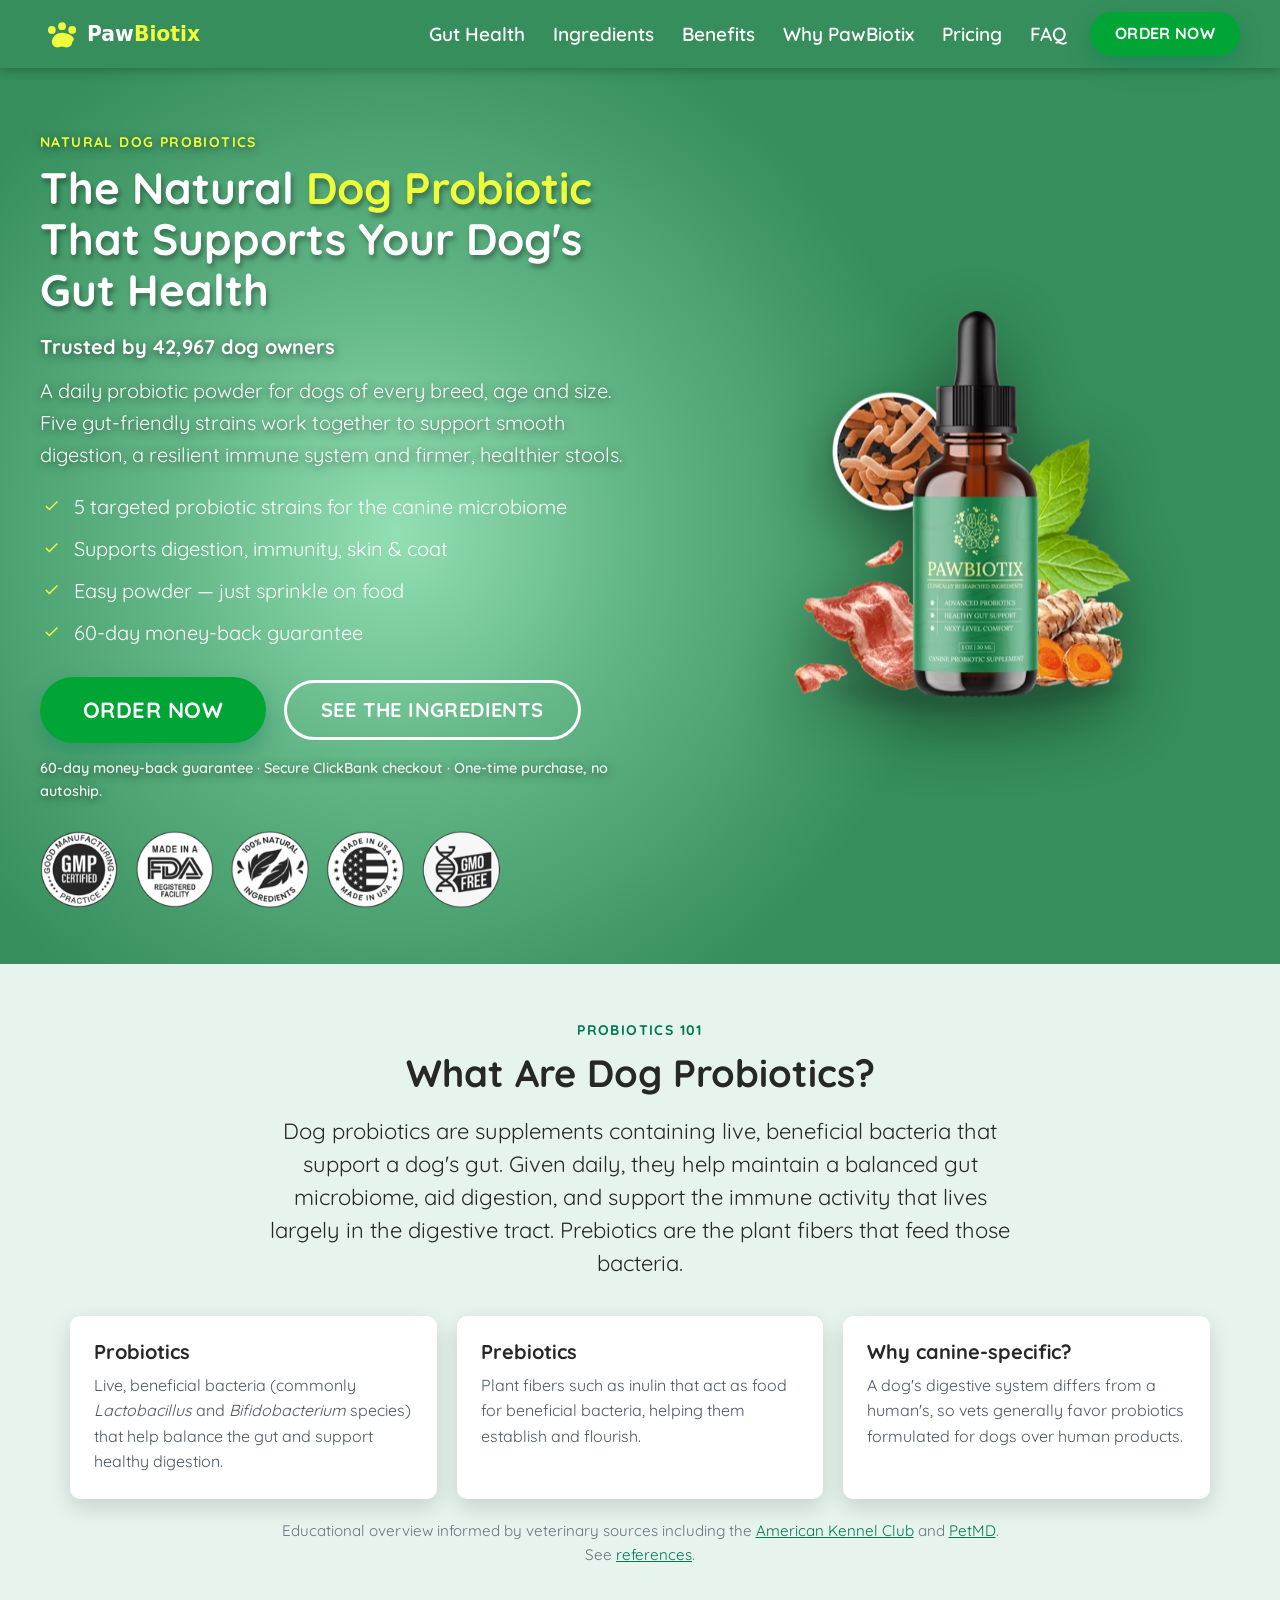
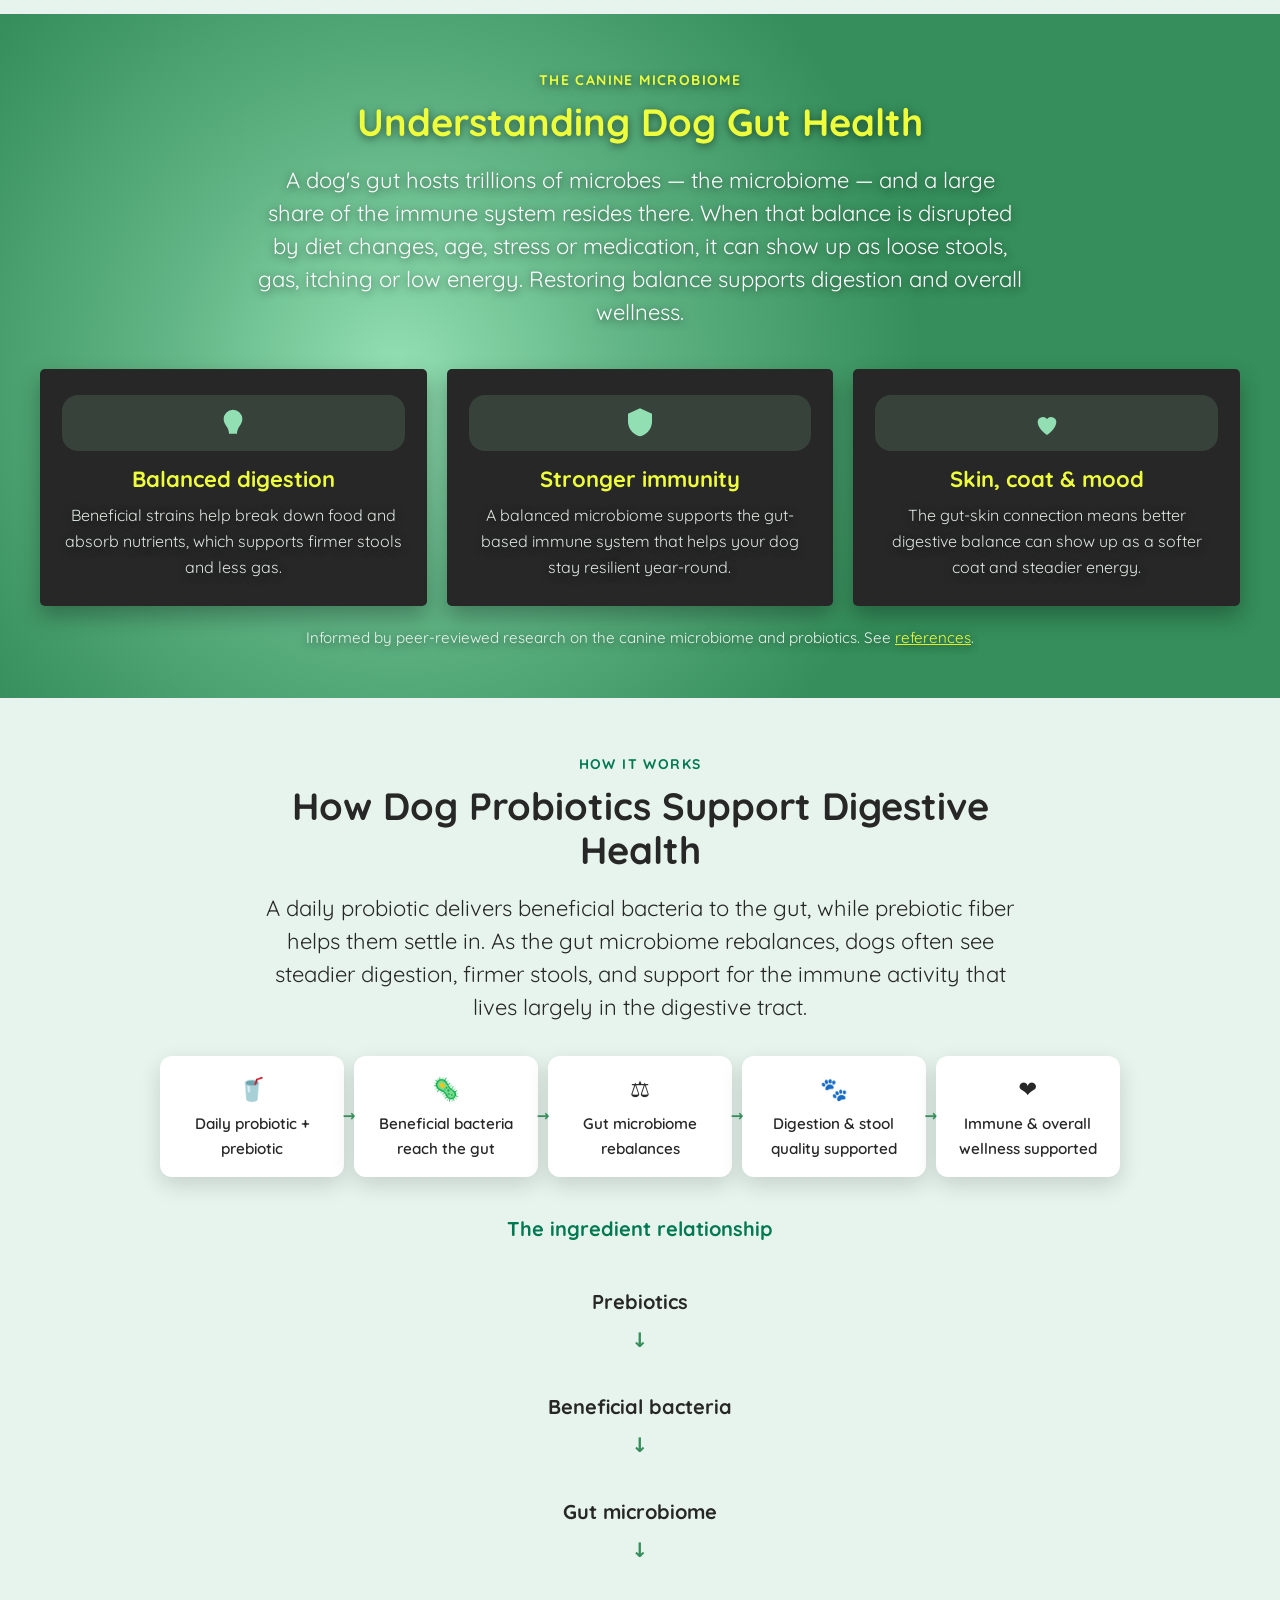
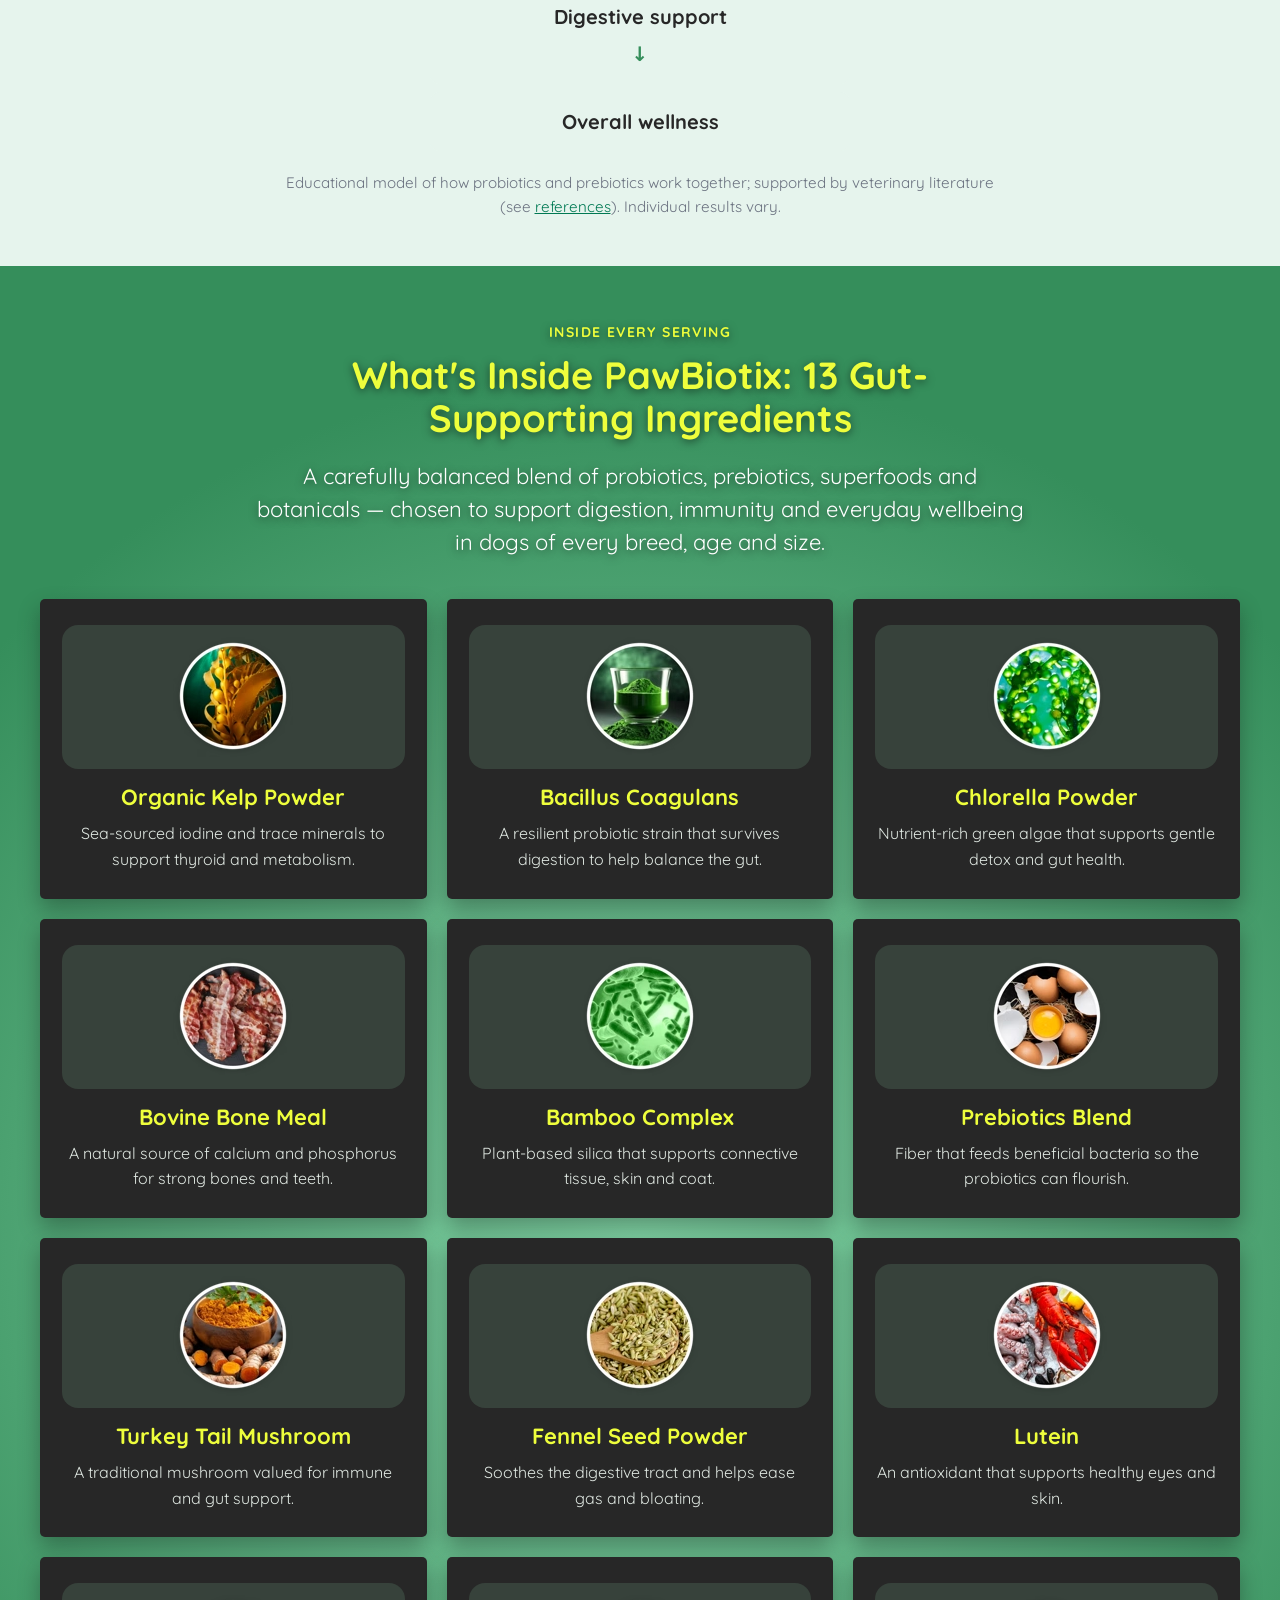
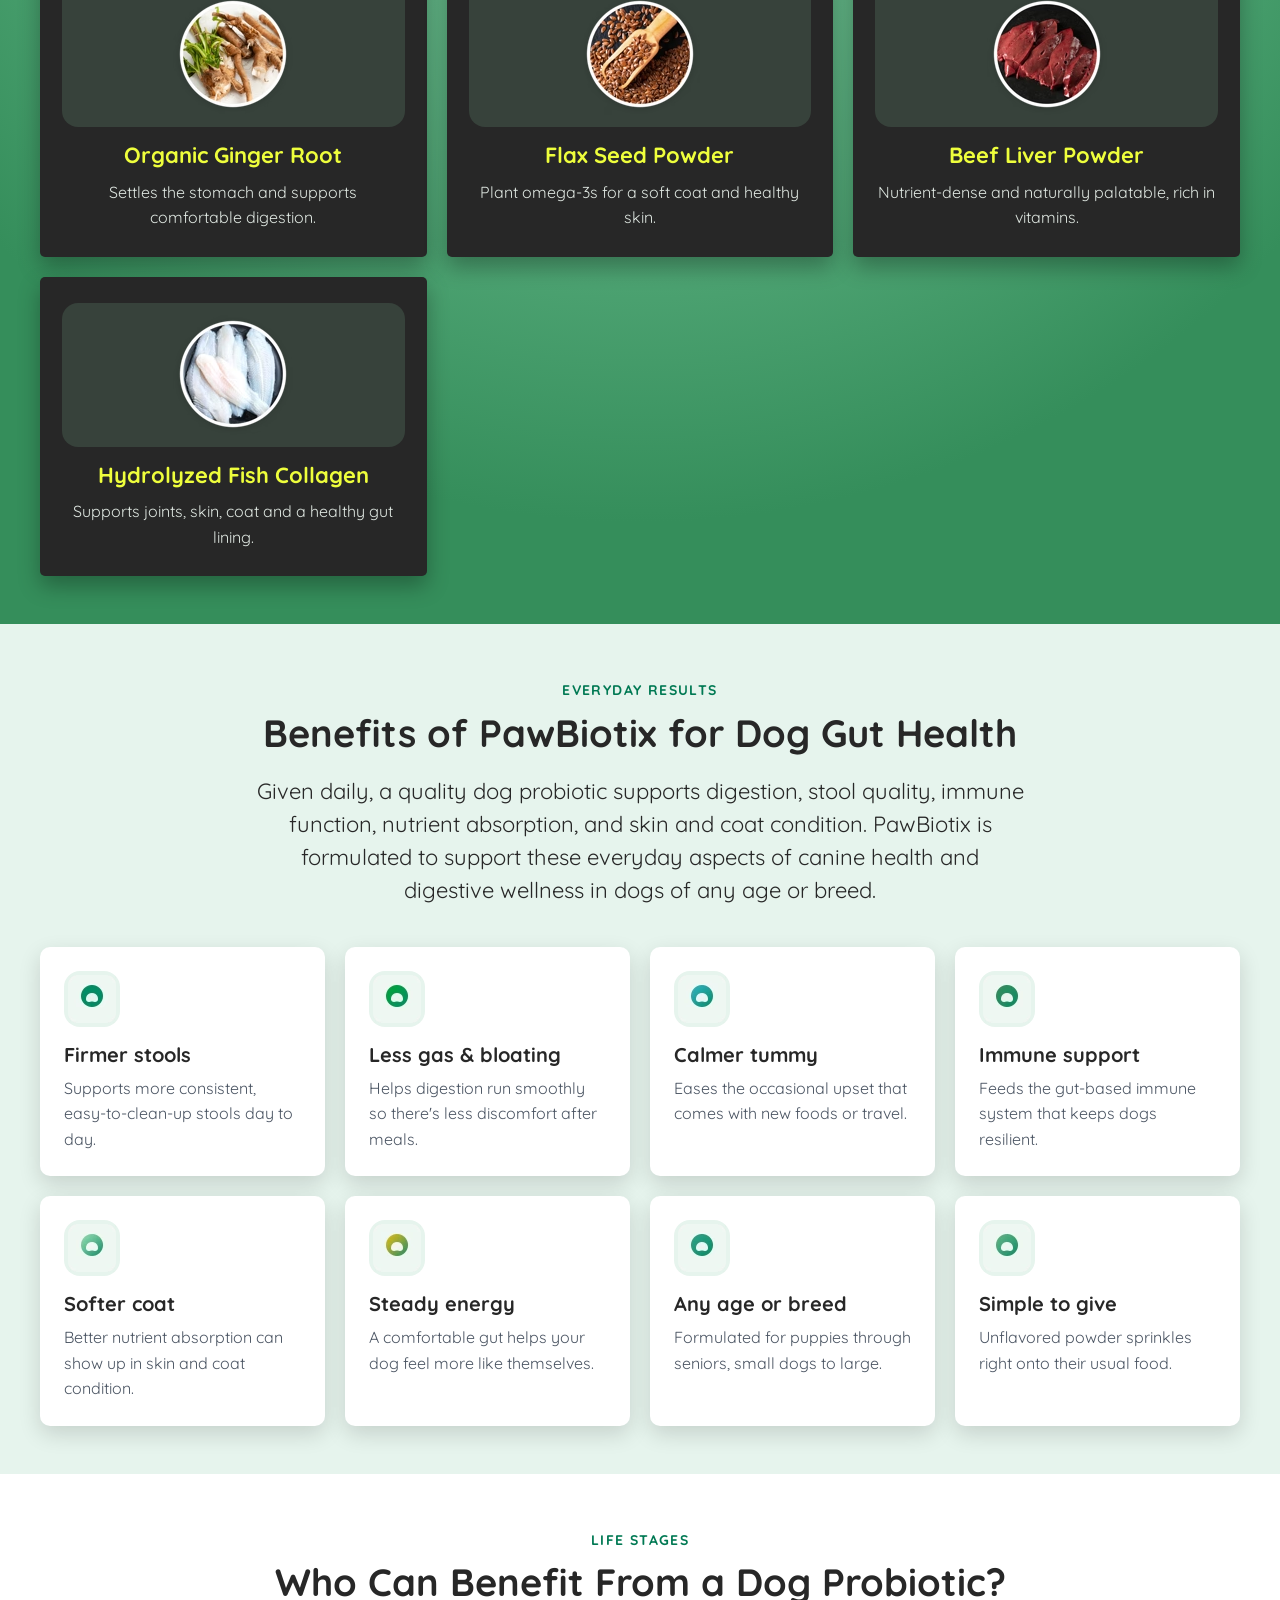
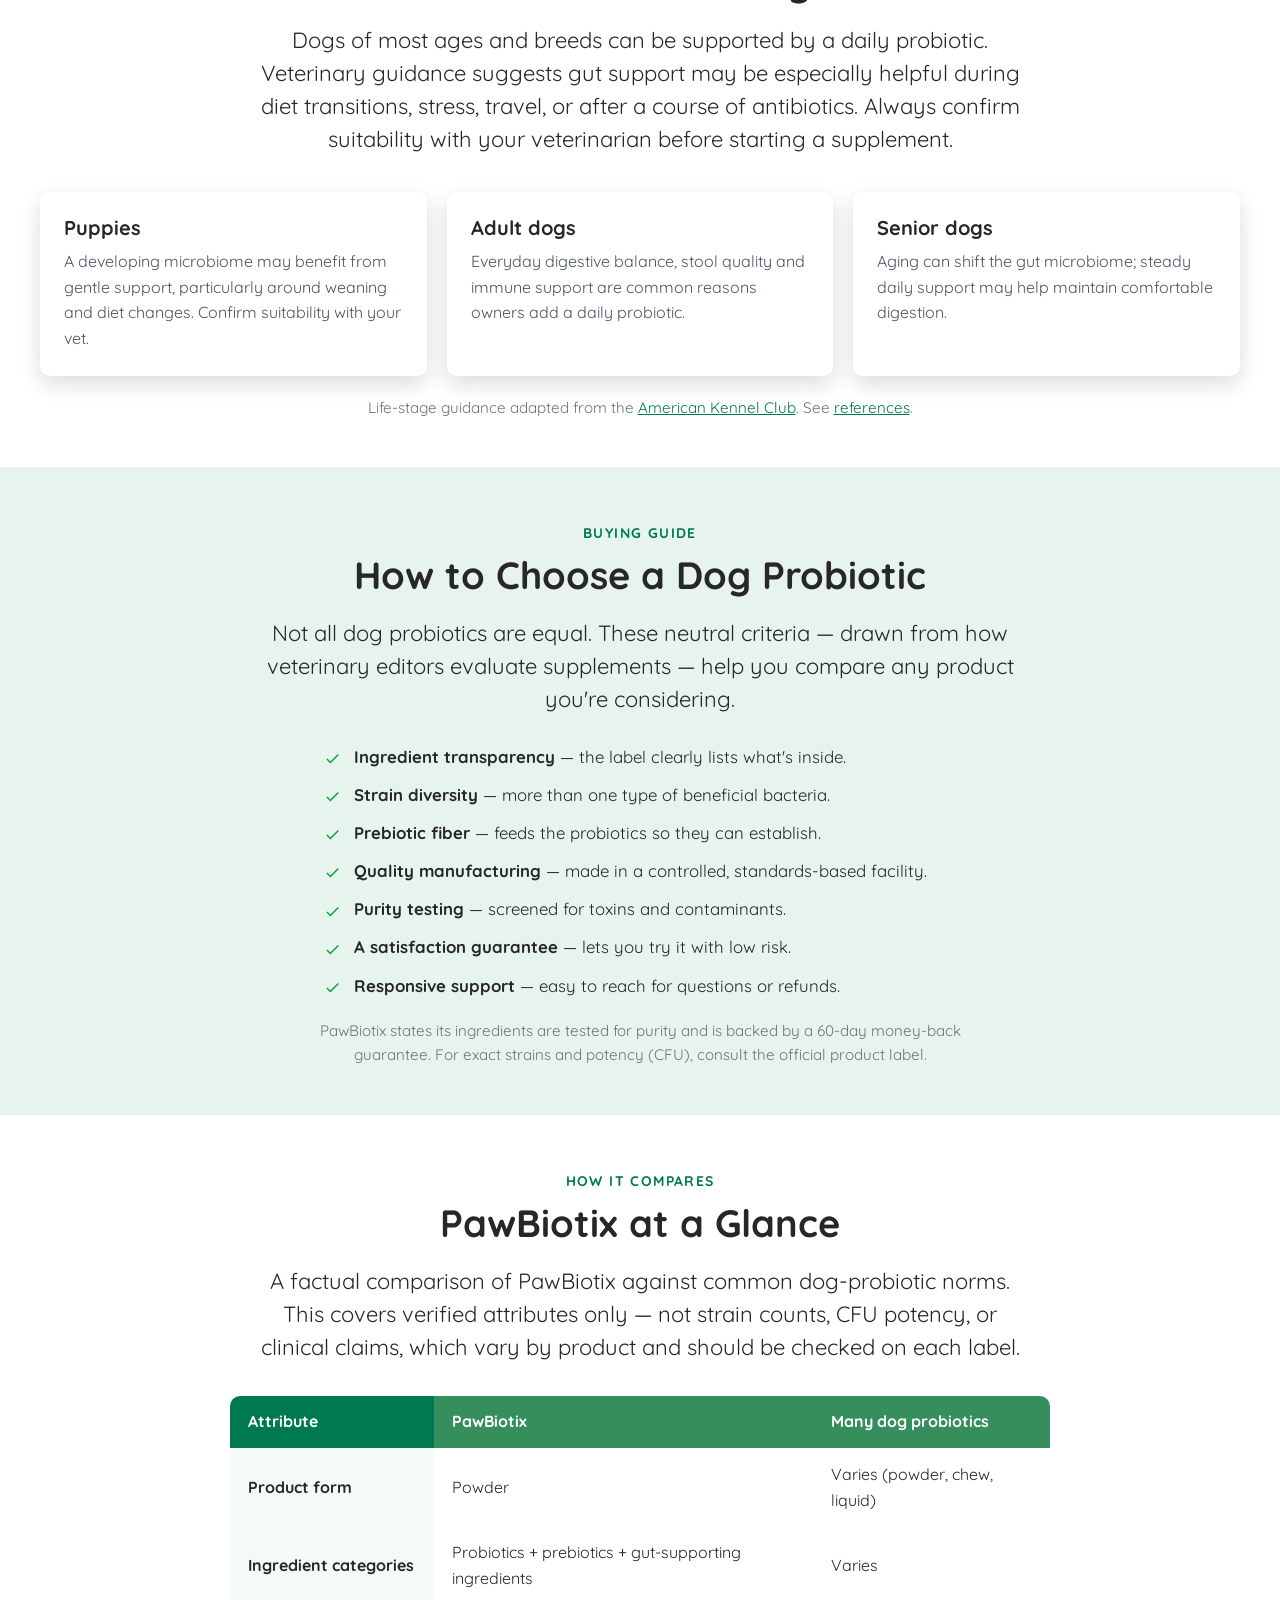
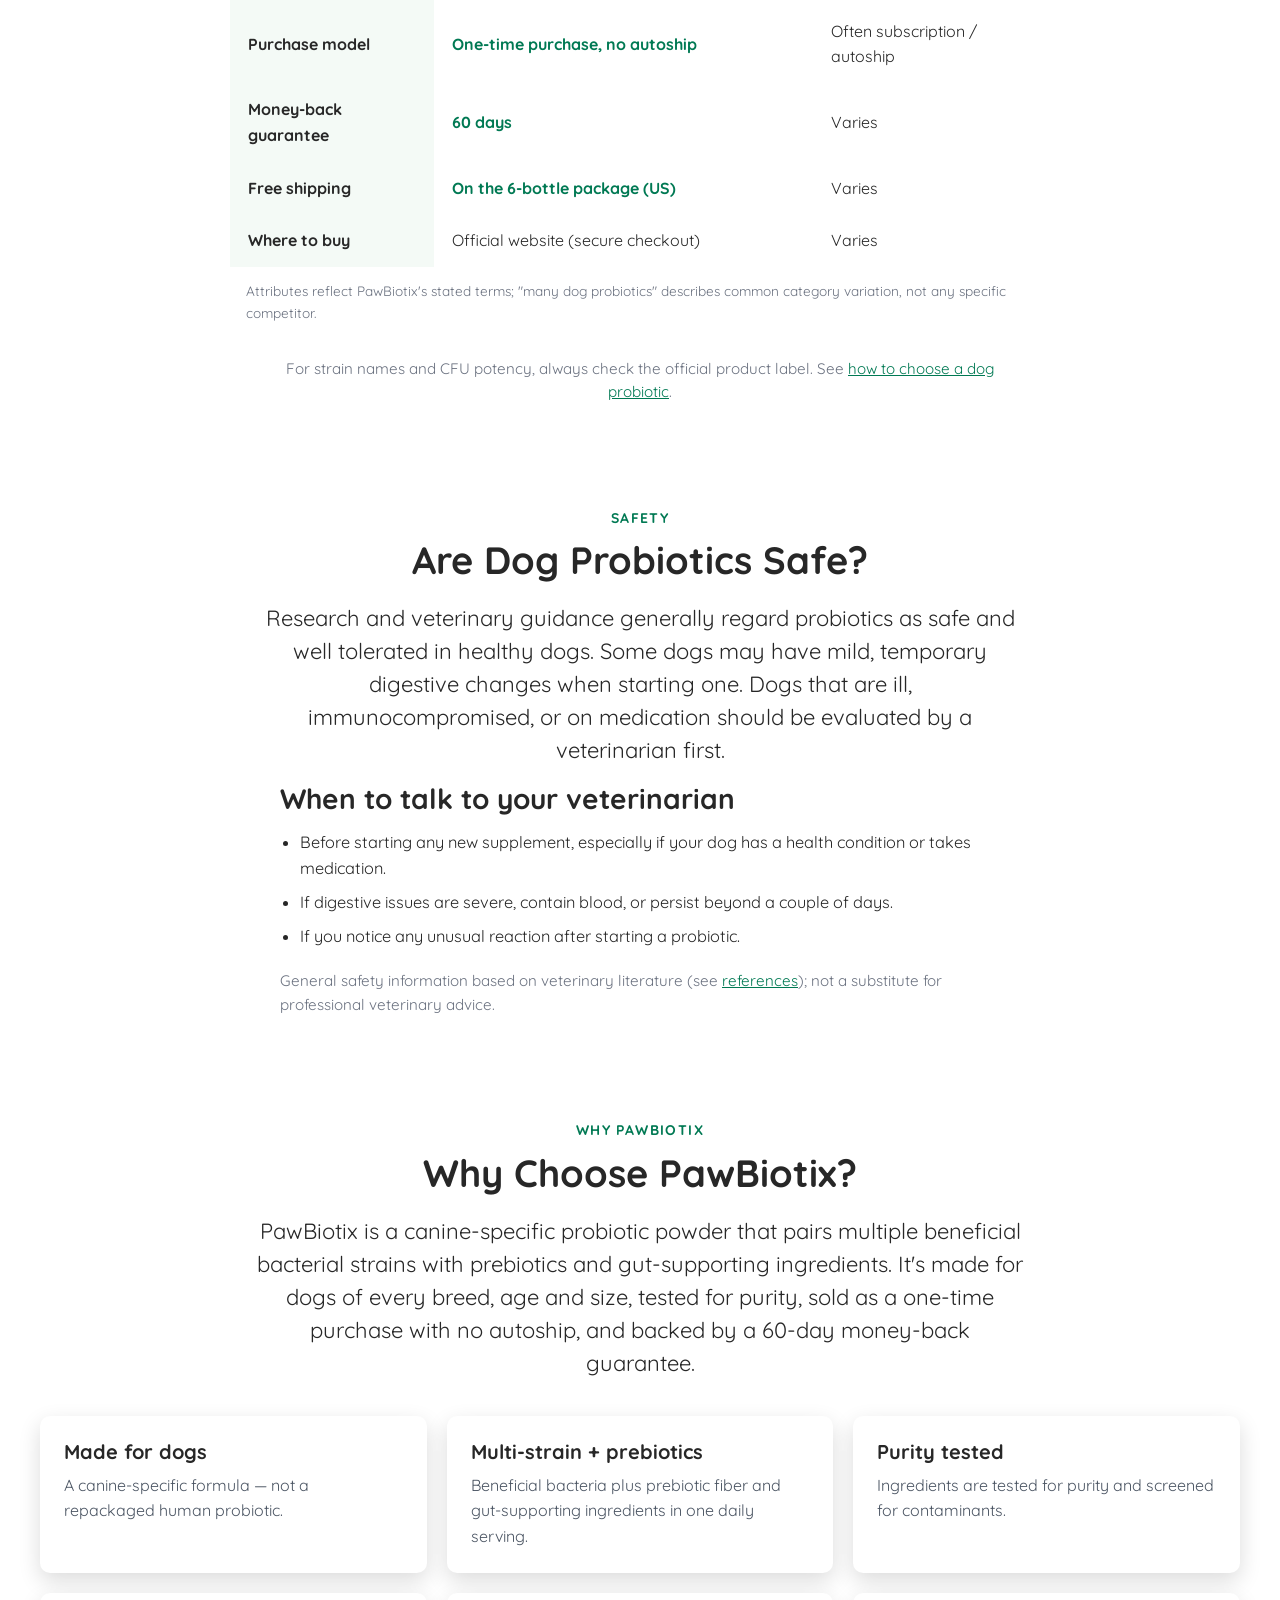
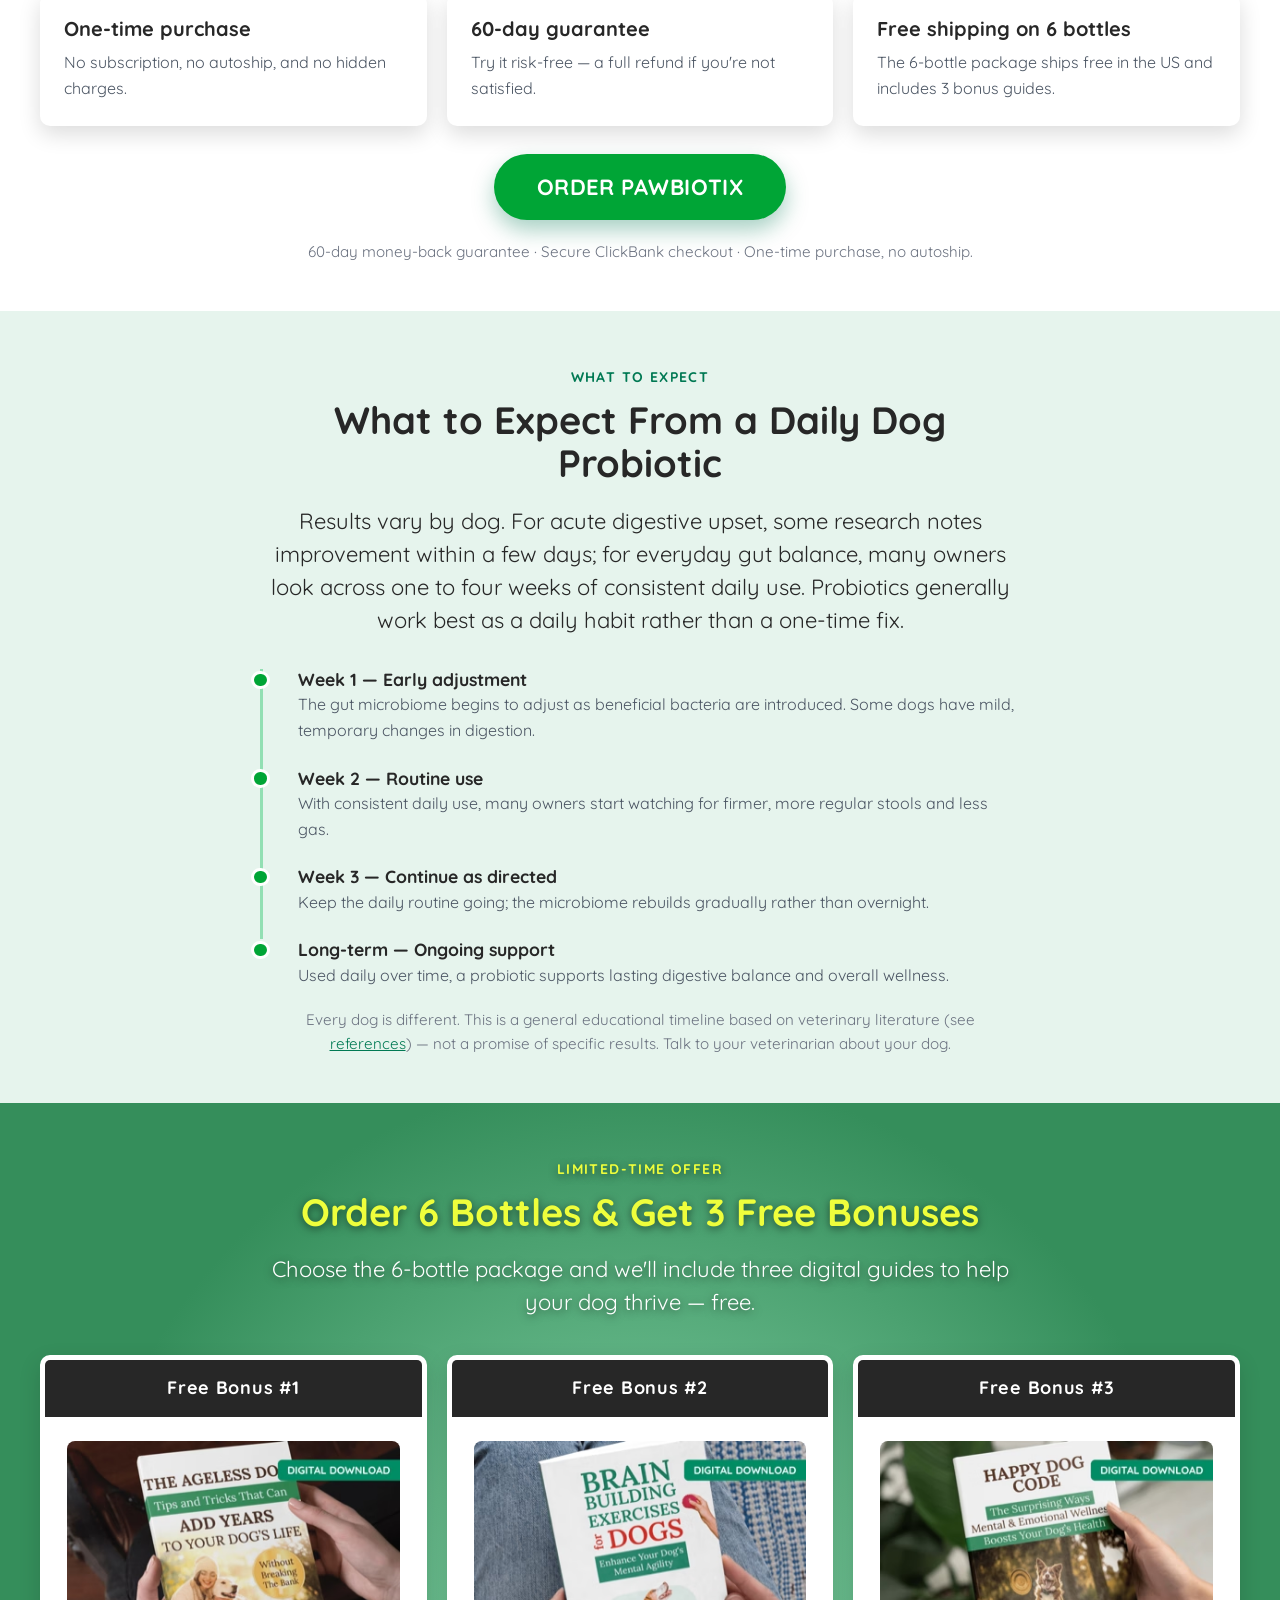
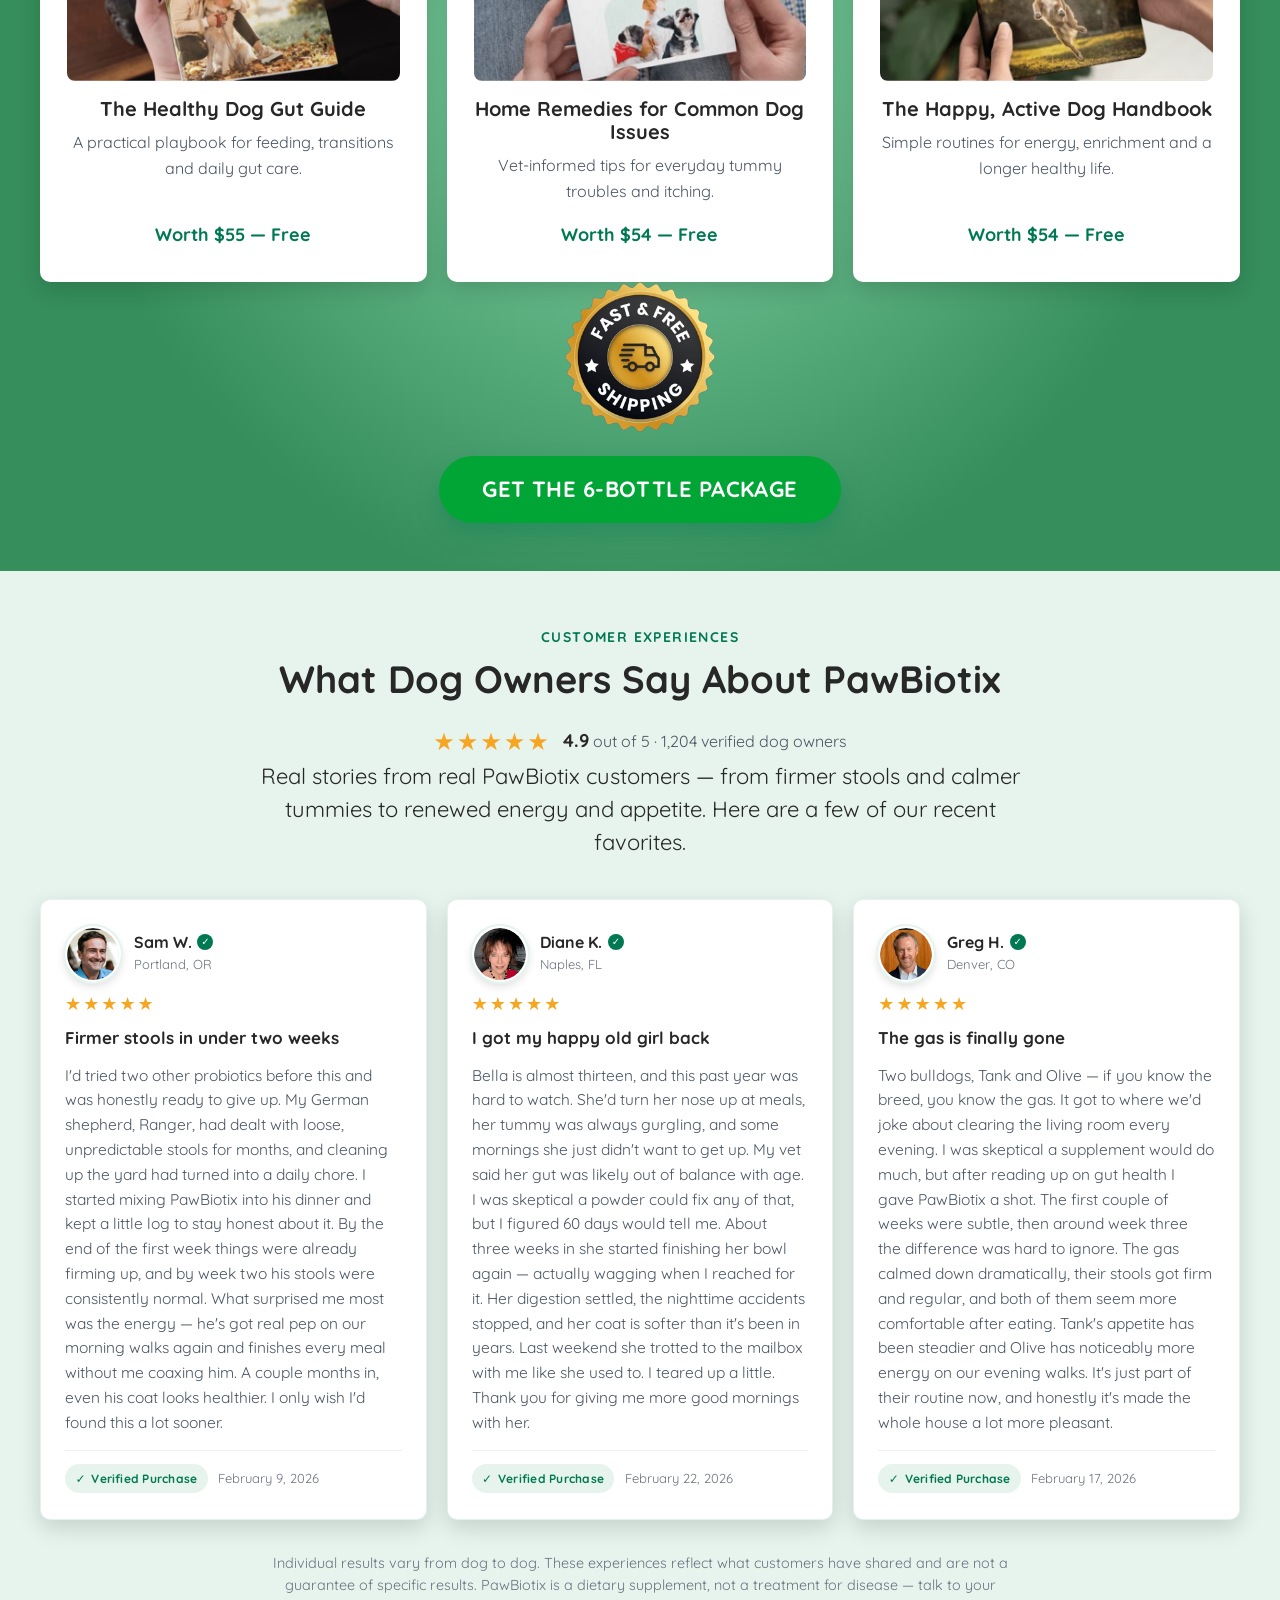
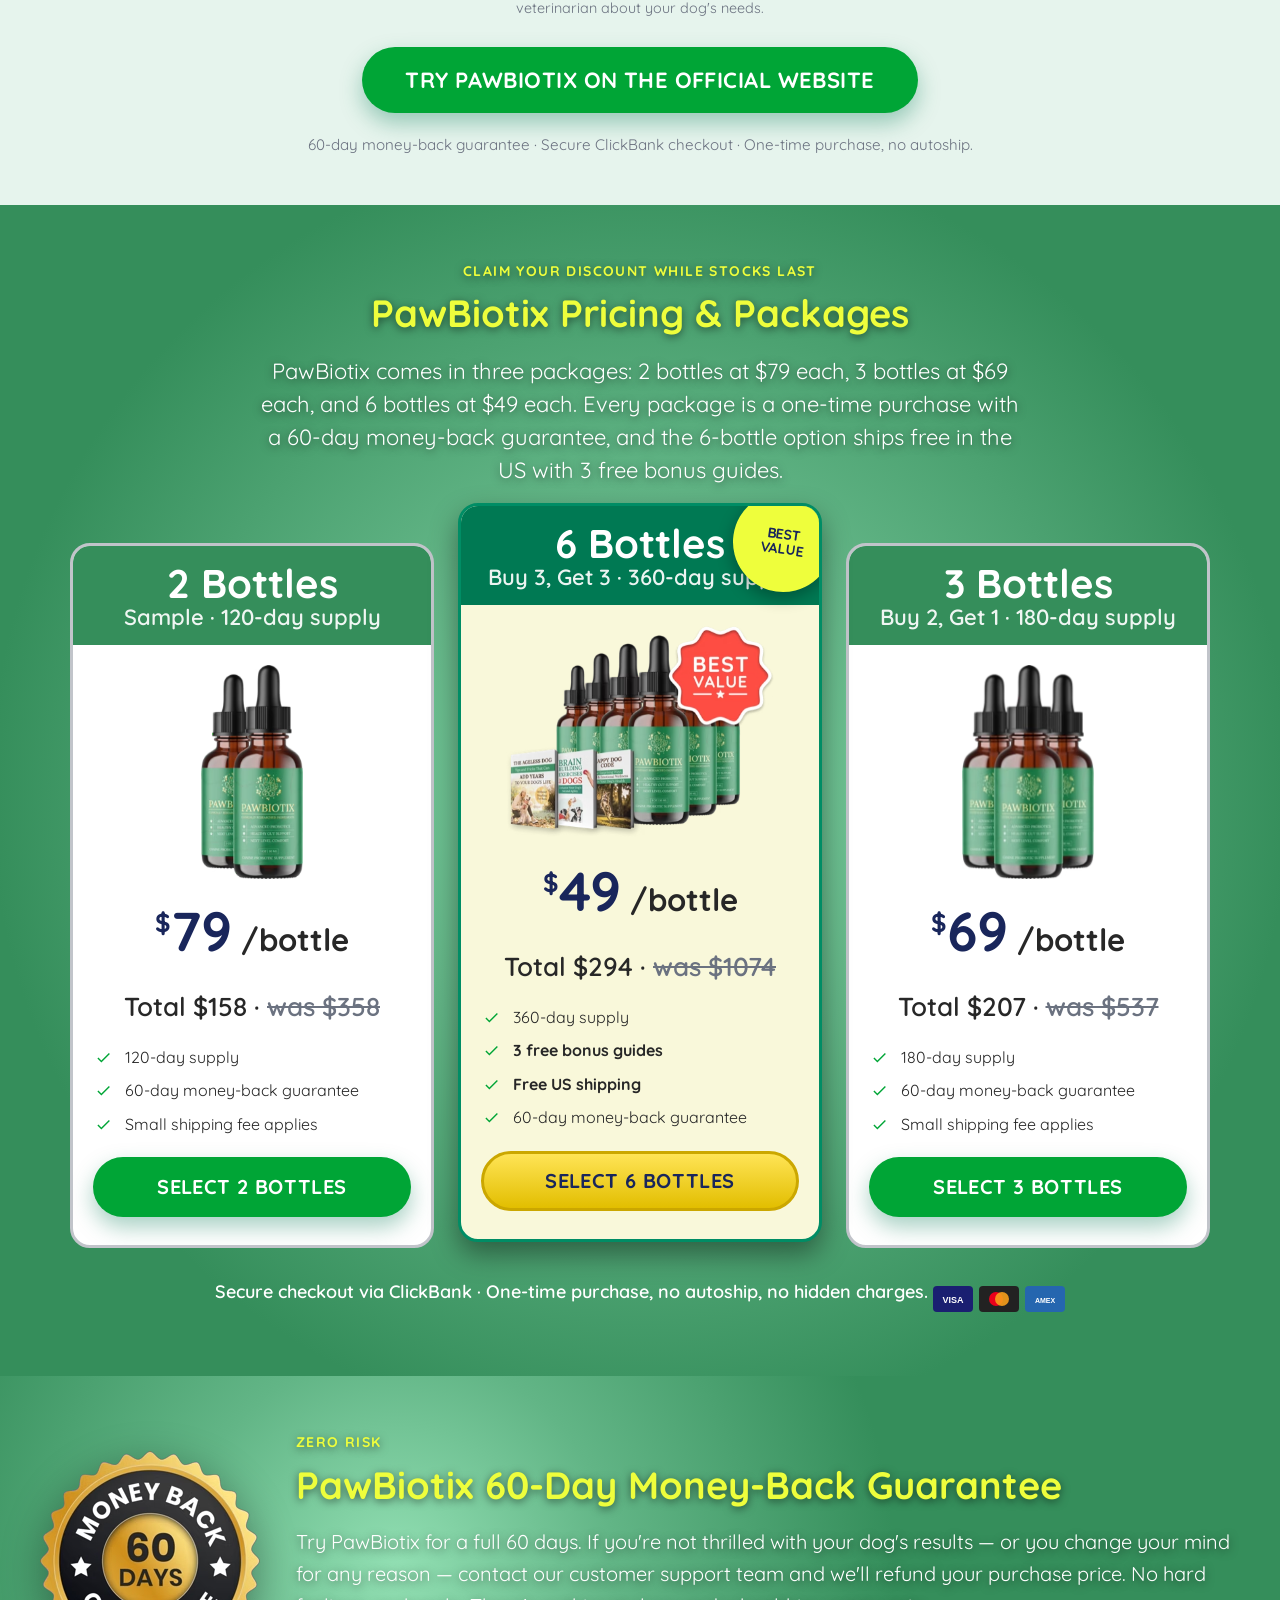
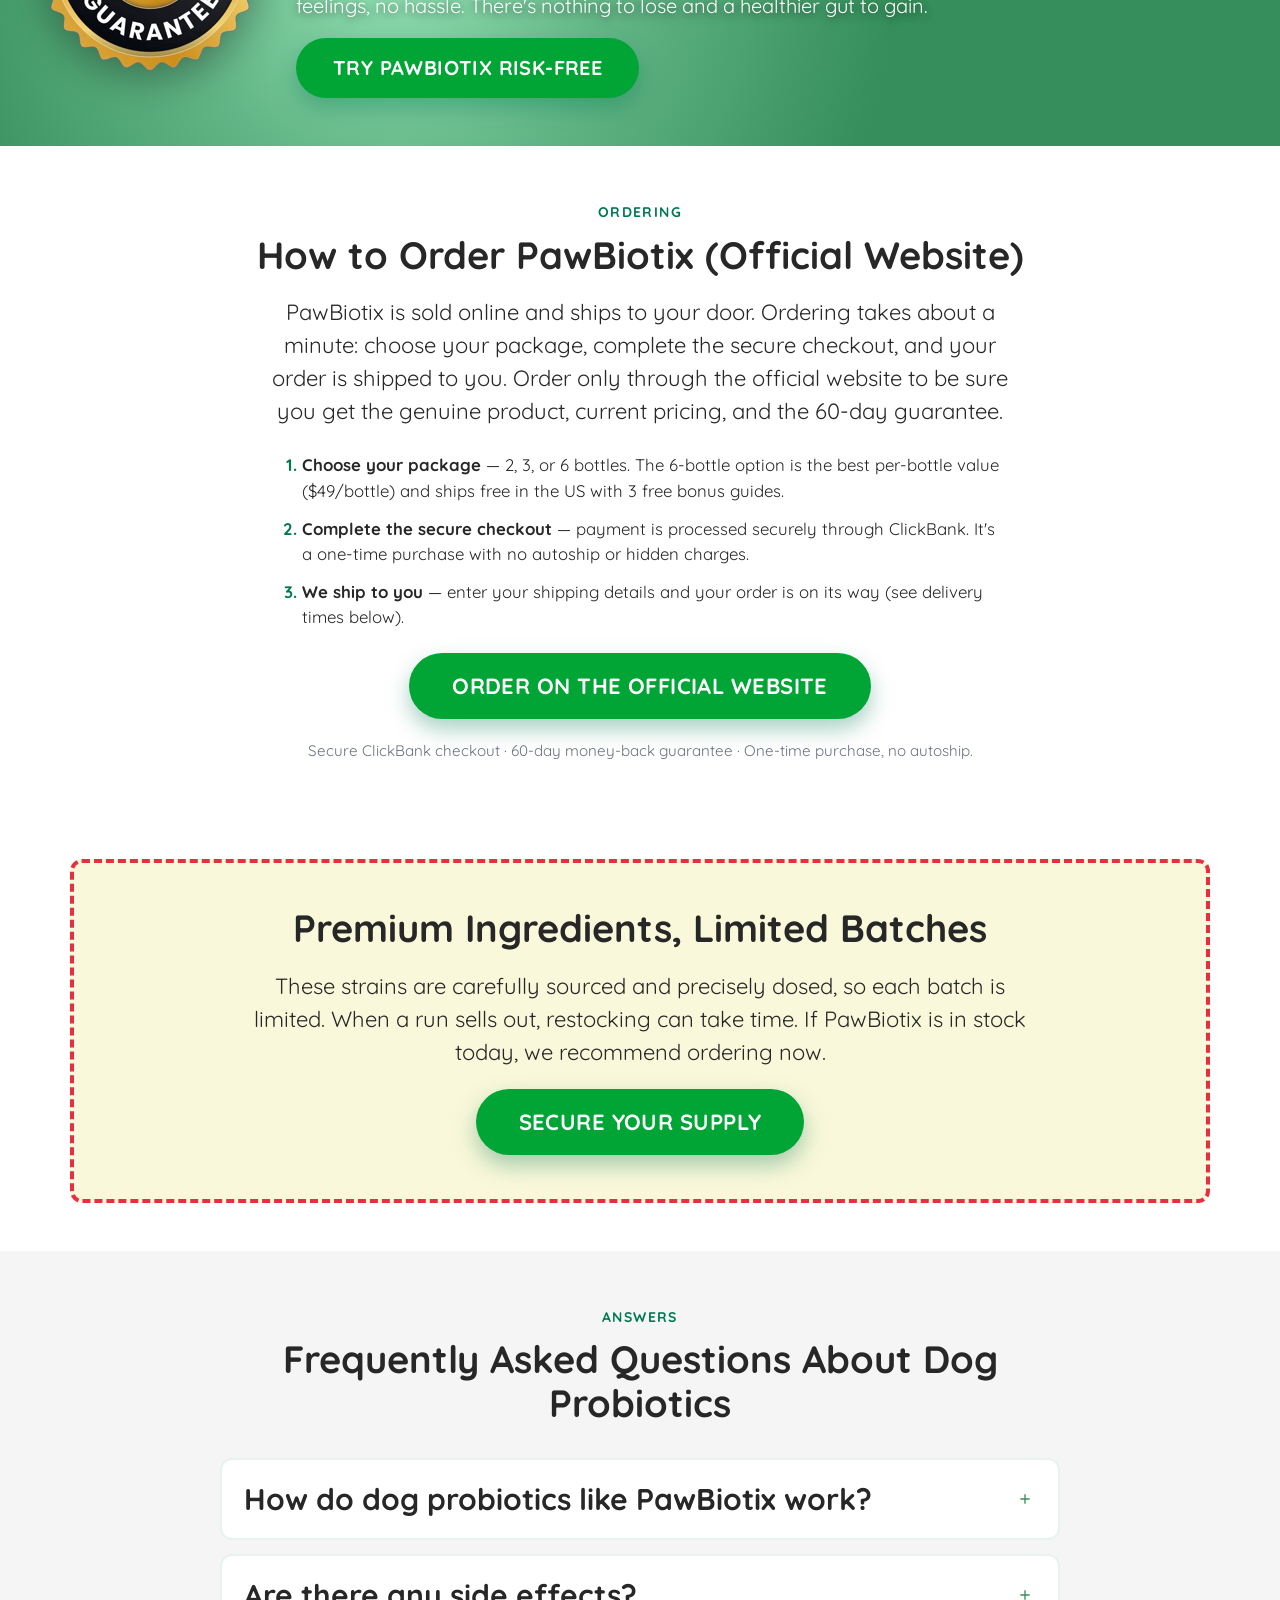
<file: index.html>
<!DOCTYPE html>
<html lang="en">
<head>
  <meta charset="UTF-8">
  <meta name="viewport" content="width=device-width, initial-scale=1">

  <!-- Primary SEO -->
  <title>PawBiotix Dog Probiotics | Natural Gut Health Support for Dogs</title>
  <meta name="description" content="PawBiotix Dog Probiotics support your dog's digestion, healthy stools, gut balance and immunity with gut-friendly strains. 60-day money-back guarantee.">
  <link rel="canonical" href="https://www.trypawbiotix.com/">
  <meta name="robots" content="index, follow, max-image-preview:large, max-snippet:-1">
  <meta name="theme-color" content="#358e5b">

  <!-- Open Graph -->
  <meta property="og:type" content="product">
  <meta property="og:site_name" content="PawBiotix">
  <meta property="og:title" content="PawBiotix Dog Probiotics | Natural Gut Health Support for Dogs">
  <meta property="og:description" content="A natural dog probiotic with 5 gut-friendly strains for digestion, immunity and healthy stools. 60-day money-back guarantee.">
  <meta property="og:url" content="https://www.trypawbiotix.com/">
  <meta property="og:image" content="https://www.trypawbiotix.com/assets/images/social/pawbiotix-dog-probiotics-og.png">
  <meta property="og:image:width" content="1200">
  <meta property="og:image:height" content="630">
  <meta property="og:image:alt" content="PawBiotix natural dog probiotics for gut health">

  <!-- Twitter -->
  <meta name="twitter:card" content="summary_large_image">
  <meta name="twitter:title" content="PawBiotix Dog Probiotics | Natural Gut Health Support for Dogs">
  <meta name="twitter:description" content="A natural dog probiotic with 5 gut-friendly strains for digestion, immunity and healthy stools. 60-day money-back guarantee.">
  <meta name="twitter:image" content="https://www.trypawbiotix.com/assets/images/social/pawbiotix-dog-probiotics-og.png">

  <!-- Icons / PWA -->
  <link rel="icon" href="/assets/img/favicon.svg" type="image/svg+xml">
  <link rel="icon" href="/favicon.ico" sizes="32x32">
  <link rel="icon" type="image/png" sizes="32x32" href="/assets/icons/favicon-32.png">
  <link rel="icon" type="image/png" sizes="16x16" href="/assets/icons/favicon-16.png">
  <link rel="apple-touch-icon" sizes="180x180" href="/assets/icons/apple-touch-icon.png">
  <link rel="manifest" href="/manifest.webmanifest">
  <meta name="msapplication-config" content="/browserconfig.xml">

  <!-- Font strategy: preconnect + display swap, only weights used -->
  <link rel="preconnect" href="https://fonts.googleapis.com">
  <link rel="preconnect" href="https://fonts.gstatic.com" crossorigin>
  <link rel="preload" as="style" href="https://fonts.googleapis.com/css2?family=Quicksand:wght@400;500;600;700&display=swap">
  <link rel="stylesheet" href="https://fonts.googleapis.com/css2?family=Quicksand:wght@400;500;600;700&display=swap" media="print" onload="this.media='all'">
  <noscript><link rel="stylesheet" href="https://fonts.googleapis.com/css2?family=Quicksand:wght@400;500;600;700&display=swap"></noscript>

  <!-- Critical CSS (inlined to protect LCP) -->
  <style>
    :root{--ink:#272727;--g-core:#358e5b;--g-deep:#007953;--g-light:#92dfb3;--cta:#00a536;--cta-hover:#007953;--yellow:#eefe3c;--cream:#f9f8da;--star:#f5a623;--near-black:#101010;--font-body:"Quicksand",system-ui,-apple-system,"Segoe UI",Roboto,Helvetica,Arial,sans-serif;--container:1200px}
    *,*::before,*::after{box-sizing:border-box}
    html{scroll-behavior:smooth;scroll-padding-top:84px;-webkit-text-size-adjust:100%}
    body{margin:0;font-family:var(--font-body);font-size:1.25rem;line-height:1.6;color:var(--ink);background:#fff;-webkit-font-smoothing:antialiased}
    img,svg{max-width:100%;height:auto;display:block}
    h1,h2{line-height:1.15;margin:0 0 .5em;font-weight:700}
    .container{width:min(100% - 2rem,var(--container));margin-inline:auto}
    .skip-link{position:absolute;left:12px;top:-60px;z-index:200;background:var(--cta);color:#fff;padding:.7rem 1.1rem;border-radius:8px;font-weight:700;transition:top .18s;text-decoration:none}
    .skip-link:focus{top:12px}
    .site-header{position:sticky;top:0;z-index:100;background:var(--g-core);box-shadow:0 2px 10px rgba(0,0,0,.25)}
    .nav{display:flex;align-items:center;gap:1rem;min-height:68px}
    .nav__logo{margin-right:auto;display:inline-flex}
    .nav__logo img{width:168px;height:37px}
    .nav__list{display:flex;gap:1.75rem;list-style:none;margin:0;padding:0}
    .nav__list a{color:#fff;text-decoration:none;font-weight:600;font-size:19px}
    .nav__toggle{display:none;background:#272727;border:0;border-radius:10px;width:44px;height:44px;cursor:pointer;align-items:center;justify-content:center}
    .nav__toggle svg{width:26px;height:26px;fill:#fff}
    .btn{display:inline-flex;align-items:center;justify-content:center;gap:.5rem;font-weight:700;font-size:1.15rem;padding:1rem 2.1rem;border-radius:999px;border:3px solid transparent;cursor:pointer;text-decoration:none;line-height:1.1;text-transform:uppercase;letter-spacing:.02em}
    .btn--primary{background:var(--cta);color:#fff;box-shadow:0 10px 22px rgba(0,121,83,.35)}
    .nav__cta{margin-left:.5rem;padding:.6rem 1.4rem;font-size:.95rem}
    .bg-glow-top{background-image:radial-gradient(circle at 31% 52%,#92dfb3,#62b586 24%,#358e5b 55%,#358e5b 62%),linear-gradient(to bottom,#101010,#101010);background-repeat:no-repeat;background-size:cover;color:#fff}
    .hero{padding-block:clamp(2.5rem,2rem + 3vw,4.25rem)}
    .hero__grid{display:grid;grid-template-columns:1.05fr .95fr;gap:clamp(1.5rem,4vw,3rem);align-items:center}
    .hero h1{font-size:44px;color:#fff;text-shadow:2px 4px 5px rgba(0,0,0,.35);margin-bottom:16px}
    .hero p,.hero li{color:#fff;font-size:20px}
    @media(max-width:992px){.hero h1{font-size:36px}}
    .hero__media{justify-self:center}
    .hero__media img{width:min(360px,82vw);filter:drop-shadow(0 22px 34px rgba(0,0,0,.45))}
    .eyebrow{display:inline-block;font-weight:700;letter-spacing:.1em;text-transform:uppercase;font-size:.8rem;margin-bottom:.6rem;color:var(--yellow)}
    .stars{color:var(--star);letter-spacing:2px}
    .accent-yellow{color:var(--yellow)}
    @media(max-width:992px){.nav__cta{display:none}.nav__toggle{display:inline-flex}.nav__list{display:none}.hero__grid{grid-template-columns:1fr;text-align:center}.hero__media img{width:min(300px,66vw)}}
  </style>

  <link rel="preload" as="style" href="/assets/css/styles.css?v=e5f5b834">
  <link rel="stylesheet" href="/assets/css/styles.css?v=e5f5b834">
  <script src="/assets/js/main.js?v=bc57ec3c" defer></script>

  <!-- Structured data: single @graph -->
  <script type="application/ld+json">
  {
    "@context": "https://schema.org",
    "@graph": [
      {
        "@type": "Organization",
        "@id": "https://www.trypawbiotix.com/#organization",
        "name": "PawBiotix",
        "url": "https://www.trypawbiotix.com/",
        "logo": "https://www.trypawbiotix.com/assets/img/logo.svg",
        "contactPoint": {
          "@type": "ContactPoint",
          "contactType": "customer support",
          "email": "support@trypawbiotix.com",
          "availableLanguage": "en"
        }
      },
      {
        "@type": "WebSite",
        "@id": "https://www.trypawbiotix.com/#website",
        "url": "https://www.trypawbiotix.com/",
        "name": "PawBiotix",
        "publisher": { "@id": "https://www.trypawbiotix.com/#organization" },
        "potentialAction": {
          "@type": "SearchAction",
          "target": { "@type": "EntryPoint", "urlTemplate": "https://www.trypawbiotix.com/?s={search_term_string}" },
          "query-input": "required name=search_term_string"
        }
      },
      {
        "@type": "WebPage",
        "@id": "https://www.trypawbiotix.com/#webpage",
        "url": "https://www.trypawbiotix.com/",
        "name": "PawBiotix Dog Probiotics | Natural Gut Health Support for Dogs",
        "isPartOf": { "@id": "https://www.trypawbiotix.com/#website" },
        "about": { "@id": "https://www.trypawbiotix.com/#product" },
        "breadcrumb": { "@id": "https://www.trypawbiotix.com/#breadcrumb" },
        "inLanguage": "en"
      },
      {
        "@type": "BreadcrumbList",
        "@id": "https://www.trypawbiotix.com/#breadcrumb",
        "itemListElement": [
          { "@type": "ListItem", "position": 1, "name": "Home", "item": "https://www.trypawbiotix.com/" },
          { "@type": "ListItem", "position": 2, "name": "Dog Probiotics" }
        ]
      },
      {
        "@type": "Product",
        "@id": "https://www.trypawbiotix.com/#product",
        "name": "PawBiotix Dog Probiotics",
        "image": "https://www.trypawbiotix.com/assets/img/product.svg",
        "description": "PawBiotix is a natural dog probiotic powder with 5 gut-friendly bacterial strains formulated to support canine digestion, immune function and healthy stools for dogs of every breed, age and size.",
        "brand": { "@type": "Brand", "name": "PawBiotix" },
        "category": "Dog Digestive Supplements",
        "audience": { "@type": "PeopleAudience", "suggestedGender": "unisex" },
        "offers": {
          "@type": "Offer",
          "url": "https://www.trypawbiotix.com/#pricing",
          "priceCurrency": "USD",
          "price": "49.00",
          "priceValidUntil": "2026-12-31",
          "availability": "https://schema.org/InStock",
          "itemCondition": "https://schema.org/NewCondition",
          "validFrom": "2026-08-07",
          "hasMerchantReturnPolicy": {
            "@type": "MerchantReturnPolicy",
            "applicableCountry": "US",
            "returnPolicyCategory": "https://schema.org/MerchantReturnFiniteReturnWindow",
            "merchantReturnDays": 60,
            "returnMethod": "https://schema.org/ReturnByMail",
            "returnFees": "https://schema.org/FreeReturn"
          },
          "shippingDetails": [
            {
              "@type": "OfferShippingDetails",
              "shippingDestination": { "@type": "DefinedRegion", "addressCountry": "US" },
              "shippingRate": { "@type": "MonetaryAmount", "value": "0", "currency": "USD" },
              "deliveryTime": {
                "@type": "ShippingDeliveryTime",
                "handlingTime": { "@type": "QuantitativeValue", "minValue": 0, "maxValue": 2, "unitCode": "DAY" },
                "transitTime": { "@type": "QuantitativeValue", "minValue": 5, "maxValue": 7, "unitCode": "DAY" }
              }
            },
            {
              "@type": "OfferShippingDetails",
              "shippingDestination": { "@type": "DefinedRegion", "addressCountry": "CA" },
              "shippingRate": { "@type": "MonetaryAmount", "value": "15.95", "currency": "USD" },
              "deliveryTime": {
                "@type": "ShippingDeliveryTime",
                "handlingTime": { "@type": "QuantitativeValue", "minValue": 0, "maxValue": 2, "unitCode": "DAY" },
                "transitTime": { "@type": "QuantitativeValue", "minValue": 10, "maxValue": 15, "unitCode": "DAY" }
              }
            },
            {
              "@type": "OfferShippingDetails",
              "shippingDestination": { "@type": "DefinedRegion", "addressCountry": "GB" },
              "shippingRate": { "@type": "MonetaryAmount", "value": "15.95", "currency": "USD" },
              "deliveryTime": {
                "@type": "ShippingDeliveryTime",
                "handlingTime": { "@type": "QuantitativeValue", "minValue": 0, "maxValue": 2, "unitCode": "DAY" },
                "transitTime": { "@type": "QuantitativeValue", "minValue": 10, "maxValue": 15, "unitCode": "DAY" }
              }
            },
            {
              "@type": "OfferShippingDetails",
              "shippingDestination": { "@type": "DefinedRegion", "addressCountry": "IE" },
              "shippingRate": { "@type": "MonetaryAmount", "value": "15.95", "currency": "USD" },
              "deliveryTime": {
                "@type": "ShippingDeliveryTime",
                "handlingTime": { "@type": "QuantitativeValue", "minValue": 0, "maxValue": 2, "unitCode": "DAY" },
                "transitTime": { "@type": "QuantitativeValue", "minValue": 10, "maxValue": 15, "unitCode": "DAY" }
              }
            },
            {
              "@type": "OfferShippingDetails",
              "shippingDestination": { "@type": "DefinedRegion", "addressCountry": "AU" },
              "shippingRate": { "@type": "MonetaryAmount", "value": "15.95", "currency": "USD" },
              "deliveryTime": {
                "@type": "ShippingDeliveryTime",
                "handlingTime": { "@type": "QuantitativeValue", "minValue": 0, "maxValue": 2, "unitCode": "DAY" },
                "transitTime": { "@type": "QuantitativeValue", "minValue": 10, "maxValue": 15, "unitCode": "DAY" }
              }
            },
            {
              "@type": "OfferShippingDetails",
              "shippingDestination": { "@type": "DefinedRegion", "addressCountry": "NZ" },
              "shippingRate": { "@type": "MonetaryAmount", "value": "15.95", "currency": "USD" },
              "deliveryTime": {
                "@type": "ShippingDeliveryTime",
                "handlingTime": { "@type": "QuantitativeValue", "minValue": 0, "maxValue": 2, "unitCode": "DAY" },
                "transitTime": { "@type": "QuantitativeValue", "minValue": 10, "maxValue": 15, "unitCode": "DAY" }
              }
            }
          ]
        },
        "aggregateRating": {
          "@type": "AggregateRating",
          "ratingValue": "4.9",
          "reviewCount": "1204",
          "bestRating": "5",
          "worstRating": "1"
        },
        "review": [
          {
            "@type": "Review",
            "name": "Firmer stools in under two weeks",
            "reviewRating": { "@type": "Rating", "ratingValue": "5", "bestRating": "5" },
            "author": { "@type": "Person", "name": "Sam W." },
            "datePublished": "2026-02-09",
            "reviewBody": "I'd tried two other probiotics before this and was honestly ready to give up. My German shepherd, Ranger, had dealt with loose, unpredictable stools for months, and cleaning up the yard had turned into a daily chore. I started mixing PawBiotix into his dinner and kept a little log. By the end of the first week things were already firming up, and by week two his stools were consistently normal. What surprised me most was the energy - he's got real pep on our morning walks again and finishes every meal without me coaxing him. A couple months in, even his coat looks healthier. I only wish I'd found this a lot sooner."
          },
          {
            "@type": "Review",
            "name": "I got my happy old girl back",
            "reviewRating": { "@type": "Rating", "ratingValue": "5", "bestRating": "5" },
            "author": { "@type": "Person", "name": "Diane K." },
            "datePublished": "2026-02-22",
            "reviewBody": "Bella is almost thirteen, and this past year was hard to watch. She'd turn her nose up at meals, her tummy was always gurgling, and some mornings she just didn't want to get up. About three weeks in she started finishing her bowl again, her digestion settled, the nighttime accidents stopped, and her coat is softer than it's been in years. Thank you for giving me more good mornings with her."
          },
          {
            "@type": "Review",
            "name": "The gas is finally gone",
            "reviewRating": { "@type": "Rating", "ratingValue": "5", "bestRating": "5" },
            "author": { "@type": "Person", "name": "Greg H." },
            "datePublished": "2026-02-17",
            "reviewBody": "Two bulldogs, Tank and Olive - if you know the breed, you know the gas. It got to where we'd joke about clearing the living room every evening. I was skeptical a supplement would do much, but after reading up on gut health I gave PawBiotix a shot. The first couple of weeks were subtle, then around week three the difference was hard to ignore. The gas calmed down dramatically, their stools got firm and regular, and both of them seem more comfortable after eating. Tank's appetite has been steadier and Olive has noticeably more energy on our evening walks. It's just part of their routine now, and honestly it's made the whole house a lot more pleasant."
          }
        ]
      },
      {
        "@type": "FAQPage",
        "@id": "https://www.trypawbiotix.com/#faq",
        "mainEntity": [
          { "@type": "Question", "name": "How do dog probiotics like PawBiotix work?",
            "acceptedAnswer": { "@type": "Answer", "text": "PawBiotix delivers five beneficial bacterial strains to your dog's gut. These strains help balance the canine microbiome, support the breakdown and absorption of nutrients, and crowd out less helpful bacteria, which can promote firmer stools, less gas and steadier digestion." } },
          { "@type": "Question", "name": "Are there any side effects?",
            "acceptedAnswer": { "@type": "Answer", "text": "PawBiotix is made for dogs of every breed, age and size. Ingredients are tested for purity and screened for contaminants. Some dogs may have mild, temporary changes in digestion as their gut adjusts. If your dog has a medical condition or takes medication, check with your veterinarian first." } },
          { "@type": "Question", "name": "How long do dog probiotics take to work?",
            "acceptedAnswer": { "@type": "Answer", "text": "Many owners notice firmer stools within one to two weeks. Because the microbiome rebuilds gradually, most benefits become clearest after consistent daily use across a full 60-day supply." } },
          { "@type": "Question", "name": "What is the money-back guarantee?",
            "acceptedAnswer": { "@type": "Answer", "text": "Every order is covered by a 60-day, 100% money-back guarantee. If you are not thrilled, contact customer support for a full refund of your purchase price." } },
          { "@type": "Question", "name": "Is this a one-off purchase?",
            "acceptedAnswer": { "@type": "Answer", "text": "Yes. Your order is a single purchase with no subscription, autoship or hidden charges. The price shown at checkout is the only price you pay." } },
          { "@type": "Question", "name": "Can I give my dog human probiotics instead?",
            "acceptedAnswer": { "@type": "Answer", "text": "Human probiotics are formulated for the human gut and often use strains and doses that are not matched to a dog's digestive system. A canine-specific probiotic such as PawBiotix targets the strains dogs benefit from most." } },
          { "@type": "Question", "name": "What are dog probiotics?",
            "acceptedAnswer": { "@type": "Answer", "text": "Dog probiotics are supplements of live, beneficial bacteria that support a dog's gut microbiome, digestion and immune function. They are often paired with prebiotic fiber, which feeds the bacteria. Canine-specific formulas are generally preferred over human probiotics." } },
          { "@type": "Question", "name": "How long do dog probiotics usually take to work?",
            "acceptedAnswer": { "@type": "Answer", "text": "It varies by dog and situation. For acute digestive upset, some studies note improvement within a few days; for everyday balance, many owners look across one to four weeks of consistent daily use. Speak with your veterinarian if issues persist." } },
          { "@type": "Question", "name": "Can puppies take probiotics?",
            "acceptedAnswer": { "@type": "Answer", "text": "Many probiotics are suitable for puppies and may help during weaning and diet changes, but products and appropriate use vary. Confirm suitability and any age guidance with your veterinarian before starting." } },
          { "@type": "Question", "name": "Can senior dogs take probiotics?",
            "acceptedAnswer": { "@type": "Answer", "text": "Yes. Senior dogs are commonly given probiotics to help maintain digestive balance as the microbiome shifts with age. Check with your veterinarian first, especially if your dog has a health condition or takes medication." } },
          { "@type": "Question", "name": "What should I discuss with my vet before starting a supplement?",
            "acceptedAnswer": { "@type": "Answer", "text": "Share your dog's age, weight, health conditions and any medications. Ask whether a probiotic is appropriate, what to watch for, and how it fits their diet. Your veterinarian can flag interactions and set realistic expectations." } },
          { "@type": "Question", "name": "Is PawBiotix legit or a scam?",
            "acceptedAnswer": { "@type": "Answer", "text": "PawBiotix is a real product sold online through ClickBank's secure checkout and backed by a 60-day money-back guarantee. To avoid counterfeits, order only through the official website. If it isn't right for your dog, you can request a refund within 60 days." } },
          { "@type": "Question", "name": "Is PawBiotix worth it?",
            "acceptedAnswer": { "@type": "Answer", "text": "That depends on your dog's needs. Because it is a one-time purchase backed by a 60-day money-back guarantee, you can try it with low financial risk. Ask your veterinarian whether a daily probiotic is a good fit for your dog." } },
          { "@type": "Question", "name": "Where can I buy PawBiotix?",
            "acceptedAnswer": { "@type": "Answer", "text": "PawBiotix is available through its official website via a secure ClickBank checkout. Buying from the official source ensures you receive the genuine product, current pricing, free shipping on the 6-bottle package, and the 60-day guarantee." } },
          { "@type": "Question", "name": "Is there a PawBiotix discount or coupon?",
            "acceptedAnswer": { "@type": "Answer", "text": "The best value comes from the multi-bottle packages: buying 3 or 6 bottles lowers the price per bottle, down to $49 per bottle on the 6-bottle package, which also includes free US shipping and three free bonus guides." } },
          { "@type": "Question", "name": "Can dog probiotics be used daily and long term?",
            "acceptedAnswer": { "@type": "Answer", "text": "Yes. Probiotics are generally intended for daily, ongoing use, and many dogs stay on them long term to maintain digestive balance. Consistency matters more than any single dose. Check with your veterinarian about your dog's routine." } },
          { "@type": "Question", "name": "How should dog probiotics be stored?",
            "acceptedAnswer": { "@type": "Answer", "text": "Follow the storage directions on the product label. In general, keep supplements in a cool, dry place away from direct sunlight and moisture, and reseal after each use to help protect the ingredients." } },
          { "@type": "Question", "name": "Can probiotics be used alongside a prescription diet or medication?",
            "acceptedAnswer": { "@type": "Answer", "text": "Often yes, but timing and suitability depend on your dog. If your dog is on a prescription diet or medication, ask your veterinarian before adding a probiotic so they can advise on timing and any interactions." } },
          { "@type": "Question", "name": "How long should a dog stay on probiotics?",
            "acceptedAnswer": { "@type": "Answer", "text": "It varies. Some owners use probiotics short term during a specific issue such as a diet change, while others continue daily for ongoing support. Your veterinarian can help you decide what's right for your dog." } },
          { "@type": "Question", "name": "Can probiotics support a dog's digestive balance?",
            "acceptedAnswer": { "@type": "Answer", "text": "Probiotics are intended to support a balanced gut microbiome, which plays a role in digestion, stool quality and immune function. Research in dogs is encouraging, though results vary by individual and situation." } },
          { "@type": "Question", "name": "Which dogs should check with a vet before supplements?",
            "acceptedAnswer": { "@type": "Answer", "text": "Dogs that are seriously ill, immunocompromised, very young, pregnant, or taking medication should be evaluated by a veterinarian before starting any supplement. When in doubt, ask your vet first." } },
          { "@type": "Question", "name": "Do probiotics replace veterinary care?",
            "acceptedAnswer": { "@type": "Answer", "text": "No. Probiotics are a dietary supplement, not a treatment for disease. If your dog has persistent, severe, or bloody digestive issues, see your veterinarian rather than relying on a supplement." } }
        ]
      }
    ]
  }
  </script>
  <meta name="google-site-verification" content="39mpcWNOwx5dVPFLxJwKL_Y1eBZus1bSH98p0xWrcwU">
  <meta name="msvalidate.01" content="FFF3E86B43D2DD8334E9320B713750BE">
</head>

<body>
  <a class="skip-link" href="#main">Skip to main content</a>

  <!-- ============ HEADER / NAV ============ -->
  <header class="site-header">
    <div class="container">
      <nav class="nav" aria-label="Primary">
        <a class="nav__logo" href="#top" aria-label="PawBiotix home">
          <img src="/assets/img/logo-white.svg" width="168" height="37" alt="PawBiotix Logo">
        </a>
        <button class="nav__toggle" type="button" aria-expanded="false" aria-controls="primary-nav">
          <span class="visually-hidden">Toggle navigation menu</span>
          <svg viewBox="0 0 24 24" aria-hidden="true"><path d="M3 6h18v2H3zm0 5h18v2H3zm0 5h18v2H3z"/></svg>
        </button>
        <ul class="nav__list" id="primary-nav">
          <li><a href="#dog-gut-health">Gut Health</a></li>
          <li><a href="#ingredients">Ingredients</a></li>
          <li><a href="#benefits">Benefits</a></li>
          <li><a href="#why-choose">Why PawBiotix</a></li>
          <li><a href="#pricing">Pricing</a></li>
          <li><a href="#faq">FAQ</a></li>
        </ul>
        <a class="btn btn--primary nav__cta" href="https://hop.clickbank.net/?affiliate=bestdg&vendor=pawbiotix&cbpage=tsl&tid=pawweb" target="_blank" rel="nofollow sponsored noopener" data-cta="nav">Order Now</a>
      </nav>
    </div>
  </header>

  <main id="main">
    <!-- ============ HERO ============ -->
    <section class="hero bg-glow-top" id="top" aria-labelledby="hero-title">
      <div class="container hero__grid">
        <div>
          <span class="eyebrow">Natural Dog Probiotics</span>
          <h1 id="hero-title">The Natural <span class="accent-yellow">Dog Probiotic</span> That Supports Your Dog's Gut Health</h1>
          <p class="rating">
            <span><strong>Trusted by 42,967 dog owners</strong></span>
          </p>
          <p>A daily probiotic powder for dogs of every breed, age and size. Five gut-friendly strains work together to support smooth digestion, a resilient immune system and firmer, healthier stools.</p>
          <ul class="hero__points">
            <li>5 targeted probiotic strains for the canine microbiome</li>
            <li>Supports digestion, immunity, skin &amp; coat</li>
            <li>Easy powder &mdash; just sprinkle on food</li>
            <li>60-day money-back guarantee</li>
          </ul>
          <div class="hero__cta-row">
            <a class="btn btn--primary btn--lg" href="https://hop.clickbank.net/?affiliate=bestdg&vendor=pawbiotix&cbpage=tsl&tid=pawweb" target="_blank" rel="nofollow sponsored noopener" data-cta="hero">Order Now</a>
            <a class="btn btn--outline-light" href="#ingredients">See the ingredients</a>
          </div>
          <p style="margin:.85rem 0 0;font-size:.9rem;font-weight:600;color:#eaf6ee">60-day money-back guarantee &middot; Secure ClickBank checkout &middot; One-time purchase, no autoship.</p>
          <div class="hero__certs">
            <picture>
              <source type="image/avif" sizes="(max-width:600px) 88vw, 460px" srcset="/assets/images/badges/pawbiotix-certifications-600.avif 600w, /assets/images/badges/pawbiotix-certifications-1200.avif 1200w">
              <source type="image/webp" sizes="(max-width:600px) 88vw, 460px" srcset="/assets/images/badges/pawbiotix-certifications-600.webp 600w, /assets/images/badges/pawbiotix-certifications-1200.webp 1200w">
              <img src="/assets/images/badges/pawbiotix-certifications-600.png" width="600" height="101" alt="PawBiotix quality certifications: third-party tested and made for dogs" loading="lazy" decoding="async">
            </picture>
          </div>
        </div>
        <div class="hero__media">
          <picture>
            <source type="image/avif" sizes="(max-width:992px) 82vw, 360px"
              srcset="/assets/images/hero/pawbiotix-dog-probiotic-jar-360.avif 360w, /assets/images/hero/pawbiotix-dog-probiotic-jar-720.avif 720w">
            <source type="image/webp" sizes="(max-width:992px) 82vw, 360px"
              srcset="/assets/images/hero/pawbiotix-dog-probiotic-jar-360.webp 360w, /assets/images/hero/pawbiotix-dog-probiotic-jar-720.webp 720w">
            <img src="/assets/images/hero/pawbiotix-dog-probiotic-jar-360.png" width="360" height="410"
                 alt="PawBiotix dog probiotic powder jar with 5 strains, a 60-day supply"
                 title="PawBiotix dog probiotics" fetchpriority="high" decoding="async">
          </picture>
          <picture class="hero__float" aria-hidden="true">
            <source type="image/avif" sizes="150px" srcset="/assets/images/hero/pawbiotix-dog-probiotic-floating-bottle-240.avif 240w, /assets/images/hero/pawbiotix-dog-probiotic-floating-bottle-480.avif 480w">
            <source type="image/webp" sizes="150px" srcset="/assets/images/hero/pawbiotix-dog-probiotic-floating-bottle-240.webp 240w, /assets/images/hero/pawbiotix-dog-probiotic-floating-bottle-480.webp 480w">
            <img src="/assets/images/hero/pawbiotix-dog-probiotic-floating-bottle-240.png" width="150" height="130" alt="" aria-hidden="true" loading="lazy" decoding="async">
          </picture>
        </div>
      </div>
    </section>

    <!-- ============ PROBLEM / GUT HEALTH (dark ingredient-style cards on gradient) ============ -->
    <!-- ============ WHAT ARE DOG PROBIOTICS (educational) ============ -->
    <section class="section bg-mint" id="what-are-dog-probiotics" aria-labelledby="wadp-title">
      <div class="container container--md">
        <div class="center section__head">
          <span class="eyebrow" style="color:var(--g-deep)">Probiotics 101</span>
          <h2 id="wadp-title">What Are Dog Probiotics?</h2>
          <p class="lede">Dog probiotics are supplements containing live, beneficial bacteria that support a dog's gut. Given daily, they help maintain a balanced gut microbiome, aid digestion, and support the immune activity that lives largely in the digestive tract. Prebiotics are the plant fibers that feed those bacteria.</p>
        </div>
        <div class="grid grid--3" style="margin-top:2.25rem">
          <article class="benefit-card" data-reveal><h3>Probiotics</h3><p>Live, beneficial bacteria (commonly <em>Lactobacillus</em> and <em>Bifidobacterium</em> species) that help balance the gut and support healthy digestion.</p></article>
          <article class="benefit-card" data-reveal><h3>Prebiotics</h3><p>Plant fibers such as inulin that act as food for beneficial bacteria, helping them establish and flourish.</p></article>
          <article class="benefit-card" data-reveal><h3>Why canine-specific?</h3><p>A dog's digestive system differs from a human's, so vets generally favor probiotics formulated for dogs over human products.</p></article>
        </div>
        <p class="center policy-note">Educational overview informed by veterinary sources including the <a href="https://www.akc.org/expert-advice/health/dog-probiotics-stages-of-life/" rel="nofollow noopener">American Kennel Club</a> and <a href="https://www.petmd.com/dog/vet-verified/best-probiotics-for-dogs" rel="nofollow noopener">PetMD</a>. See <a href="#references">references</a>.</p>
      </div>
    </section>

    <!-- ============ UNDERSTANDING DOG GUT HEALTH ============ -->
    <section class="section bg-glow-top" id="dog-gut-health" aria-labelledby="gut-title">
      <div class="container">
        <div class="center section__head">
          <span class="eyebrow">The Canine Microbiome</span>
          <h2 id="gut-title" class="accent-yellow">Understanding Dog Gut Health</h2>
          <p class="lede">A dog's gut hosts trillions of microbes &mdash; the microbiome &mdash; and a large share of the immune system resides there. When that balance is disrupted by diet changes, age, stress or medication, it can show up as loose stools, gas, itching or low energy. Restoring balance supports digestion and overall wellness.</p>
        </div>
        <div class="grid grid--3" style="margin-top:2.5rem">
          <article class="ingredient-card" data-reveal>
            <div class="icon-badge"><svg viewBox="0 0 24 24" aria-hidden="true"><path d="M12 2a7 7 0 0 0-7 7c0 3 2 5 3 7 .7 1.3 1 3 1 4h6c0-1 .3-2.7 1-4 1-2 3-4 3-7a7 7 0 0 0-7-7z"/></svg></div>
            <h3>Balanced digestion</h3>
            <p>Beneficial strains help break down food and absorb nutrients, which supports firmer stools and less gas.</p>
          </article>
          <article class="ingredient-card" data-reveal>
            <div class="icon-badge"><svg viewBox="0 0 24 24" aria-hidden="true"><path d="M12 1 3 5v6c0 5 3.8 9.7 9 11 5.2-1.3 9-6 9-11V5z"/></svg></div>
            <h3>Stronger immunity</h3>
            <p>A balanced microbiome supports the gut-based immune system that helps your dog stay resilient year-round.</p>
          </article>
          <article class="ingredient-card" data-reveal>
            <div class="icon-badge"><svg viewBox="0 0 24 24" aria-hidden="true"><path d="M12 21s-7-4.5-7-10a4 4 0 0 1 7-2 4 4 0 0 1 7 2c0 5.5-7 10-7 10z"/></svg></div>
            <h3>Skin, coat &amp; mood</h3>
            <p>The gut-skin connection means better digestive balance can show up as a softer coat and steadier energy.</p>
          </article>
        </div>
        <p class="center policy-note" style="color:#eaf6ee">Informed by peer-reviewed research on the canine microbiome and probiotics. See <a href="#references" style="color:var(--yellow)">references</a>.</p>
      </div>
    </section>

    <!-- ============ HOW PROBIOTICS SUPPORT DIGESTION (educational diagrams) ============ -->
    <section class="section bg-mint" id="how-it-works" aria-labelledby="hiw-title">
      <div class="container">
        <div class="center section__head">
          <span class="eyebrow" style="color:var(--g-deep)">How It Works</span>
          <h2 id="hiw-title">How Dog Probiotics Support Digestive Health</h2>
          <p class="lede">A daily probiotic delivers beneficial bacteria to the gut, while prebiotic fiber helps them settle in. As the gut microbiome rebalances, dogs often see steadier digestion, firmer stools, and support for the immune activity that lives largely in the digestive tract.</p>
        </div>
        <ol class="flow" aria-label="How dog probiotics support digestive health">
          <li><span class="flow__ico" aria-hidden="true">&#129380;</span>Daily probiotic + prebiotic</li>
          <li><span class="flow__ico" aria-hidden="true">&#129440;</span>Beneficial bacteria reach the gut</li>
          <li><span class="flow__ico" aria-hidden="true">&#9878;</span>Gut microbiome rebalances</li>
          <li><span class="flow__ico" aria-hidden="true">&#128062;</span>Digestion &amp; stool quality supported</li>
          <li><span class="flow__ico" aria-hidden="true">&#10084;</span>Immune &amp; overall wellness supported</li>
        </ol>
        <p class="center" style="margin:2.25rem 0 0;font-weight:700;color:var(--g-deep)">The ingredient relationship</p>
        <ul class="chain" aria-label="Ingredient relationship chain">
          <li>Prebiotics</li>
          <li>Beneficial bacteria</li>
          <li>Gut microbiome</li>
          <li>Digestive support</li>
          <li>Overall wellness</li>
        </ul>
        <p class="center policy-note">Educational model of how probiotics and prebiotics work together; supported by veterinary literature (see <a href="#references">references</a>). Individual results vary.</p>
      </div>
    </section>

    <!-- ============ INGREDIENTS / STRAINS (dark cards on gradient) ============ -->
    <section class="section bg-glow-center" id="ingredients" aria-labelledby="ingredients-title">
      <div class="container">
        <div class="center section__head">
          <span class="eyebrow">Inside Every Serving</span>
          <h2 id="ingredients-title" class="accent-yellow">What's Inside PawBiotix: 13 Gut-Supporting Ingredients</h2>
          <p class="lede">A carefully balanced blend of probiotics, prebiotics, superfoods and botanicals &mdash; chosen to support digestion, immunity and everyday wellbeing in dogs of every breed, age and size.</p>
        </div>
        <div class="grid grid--3" style="margin-top:2.5rem">
          <article class="ingredient-card" data-reveal>
            <div class="icon-badge"><picture>
              <source type="image/avif" sizes="120px" srcset="/assets/images/ingredients/organic-kelp-powder-dog-supplement-120.avif 120w, /assets/images/ingredients/organic-kelp-powder-dog-supplement-240.avif 240w">
              <source type="image/webp" sizes="120px" srcset="/assets/images/ingredients/organic-kelp-powder-dog-supplement-120.webp 120w, /assets/images/ingredients/organic-kelp-powder-dog-supplement-240.webp 240w">
              <img src="/assets/images/ingredients/organic-kelp-powder-dog-supplement-120.png" width="120" height="120" alt="Organic kelp powder in PawBiotix dog probiotics" title="Organic Kelp Powder" loading="lazy" decoding="async">
            </picture></div>
            <h3>Organic Kelp Powder</h3>
            <p>Sea-sourced iodine and trace minerals to support thyroid and metabolism.</p>
          </article>
          <article class="ingredient-card" data-reveal>
            <div class="icon-badge"><picture>
              <source type="image/avif" sizes="120px" srcset="/assets/images/ingredients/bacillus-coagulans-dog-probiotic-120.avif 120w, /assets/images/ingredients/bacillus-coagulans-dog-probiotic-240.avif 240w">
              <source type="image/webp" sizes="120px" srcset="/assets/images/ingredients/bacillus-coagulans-dog-probiotic-120.webp 120w, /assets/images/ingredients/bacillus-coagulans-dog-probiotic-240.webp 240w">
              <img src="/assets/images/ingredients/bacillus-coagulans-dog-probiotic-120.png" width="120" height="120" alt="Bacillus coagulans probiotic in PawBiotix dog probiotics" title="Bacillus Coagulans" loading="lazy" decoding="async">
            </picture></div>
            <h3>Bacillus Coagulans</h3>
            <p>A resilient probiotic strain that survives digestion to help balance the gut.</p>
          </article>
          <article class="ingredient-card" data-reveal>
            <div class="icon-badge"><picture>
              <source type="image/avif" sizes="120px" srcset="/assets/images/ingredients/chlorella-powder-for-dogs-120.avif 120w, /assets/images/ingredients/chlorella-powder-for-dogs-240.avif 240w">
              <source type="image/webp" sizes="120px" srcset="/assets/images/ingredients/chlorella-powder-for-dogs-120.webp 120w, /assets/images/ingredients/chlorella-powder-for-dogs-240.webp 240w">
              <img src="/assets/images/ingredients/chlorella-powder-for-dogs-120.png" width="120" height="120" alt="Chlorella powder in PawBiotix dog probiotics" title="Chlorella Powder" loading="lazy" decoding="async">
            </picture></div>
            <h3>Chlorella Powder</h3>
            <p>Nutrient-rich green algae that supports gentle detox and gut health.</p>
          </article>
          <article class="ingredient-card" data-reveal>
            <div class="icon-badge"><picture>
              <source type="image/avif" sizes="120px" srcset="/assets/images/ingredients/bovine-bone-meal-dog-supplement-120.avif 120w, /assets/images/ingredients/bovine-bone-meal-dog-supplement-240.avif 240w">
              <source type="image/webp" sizes="120px" srcset="/assets/images/ingredients/bovine-bone-meal-dog-supplement-120.webp 120w, /assets/images/ingredients/bovine-bone-meal-dog-supplement-240.webp 240w">
              <img src="/assets/images/ingredients/bovine-bone-meal-dog-supplement-120.png" width="120" height="120" alt="Bovine bone meal in PawBiotix dog probiotics" title="Bovine Bone Meal" loading="lazy" decoding="async">
            </picture></div>
            <h3>Bovine Bone Meal</h3>
            <p>A natural source of calcium and phosphorus for strong bones and teeth.</p>
          </article>
          <article class="ingredient-card" data-reveal>
            <div class="icon-badge"><picture>
              <source type="image/avif" sizes="120px" srcset="/assets/images/ingredients/bamboo-complex-for-dogs-120.avif 120w, /assets/images/ingredients/bamboo-complex-for-dogs-240.avif 240w">
              <source type="image/webp" sizes="120px" srcset="/assets/images/ingredients/bamboo-complex-for-dogs-120.webp 120w, /assets/images/ingredients/bamboo-complex-for-dogs-240.webp 240w">
              <img src="/assets/images/ingredients/bamboo-complex-for-dogs-120.png" width="120" height="120" alt="Bamboo complex in PawBiotix dog probiotics" title="Bamboo Complex" loading="lazy" decoding="async">
            </picture></div>
            <h3>Bamboo Complex</h3>
            <p>Plant-based silica that supports connective tissue, skin and coat.</p>
          </article>
          <article class="ingredient-card" data-reveal>
            <div class="icon-badge"><picture>
              <source type="image/avif" sizes="120px" srcset="/assets/images/ingredients/prebiotics-blend-dog-gut-health-120.avif 120w, /assets/images/ingredients/prebiotics-blend-dog-gut-health-240.avif 240w">
              <source type="image/webp" sizes="120px" srcset="/assets/images/ingredients/prebiotics-blend-dog-gut-health-120.webp 120w, /assets/images/ingredients/prebiotics-blend-dog-gut-health-240.webp 240w">
              <img src="/assets/images/ingredients/prebiotics-blend-dog-gut-health-120.png" width="120" height="120" alt="Prebiotics blend in PawBiotix dog probiotics" title="Prebiotics Blend" loading="lazy" decoding="async">
            </picture></div>
            <h3>Prebiotics Blend</h3>
            <p>Fiber that feeds beneficial bacteria so the probiotics can flourish.</p>
          </article>
          <article class="ingredient-card" data-reveal>
            <div class="icon-badge"><picture>
              <source type="image/avif" sizes="120px" srcset="/assets/images/ingredients/turkey-tail-mushroom-for-dogs-120.avif 120w, /assets/images/ingredients/turkey-tail-mushroom-for-dogs-240.avif 240w">
              <source type="image/webp" sizes="120px" srcset="/assets/images/ingredients/turkey-tail-mushroom-for-dogs-120.webp 120w, /assets/images/ingredients/turkey-tail-mushroom-for-dogs-240.webp 240w">
              <img src="/assets/images/ingredients/turkey-tail-mushroom-for-dogs-120.png" width="120" height="120" alt="Turkey tail mushroom in PawBiotix dog probiotics" title="Turkey Tail Mushroom" loading="lazy" decoding="async">
            </picture></div>
            <h3>Turkey Tail Mushroom</h3>
            <p>A traditional mushroom valued for immune and gut support.</p>
          </article>
          <article class="ingredient-card" data-reveal>
            <div class="icon-badge"><picture>
              <source type="image/avif" sizes="120px" srcset="/assets/images/ingredients/fennel-seed-powder-dog-digestion-120.avif 120w, /assets/images/ingredients/fennel-seed-powder-dog-digestion-240.avif 240w">
              <source type="image/webp" sizes="120px" srcset="/assets/images/ingredients/fennel-seed-powder-dog-digestion-120.webp 120w, /assets/images/ingredients/fennel-seed-powder-dog-digestion-240.webp 240w">
              <img src="/assets/images/ingredients/fennel-seed-powder-dog-digestion-120.png" width="120" height="120" alt="Fennel seed powder in PawBiotix dog probiotics" title="Fennel Seed Powder" loading="lazy" decoding="async">
            </picture></div>
            <h3>Fennel Seed Powder</h3>
            <p>Soothes the digestive tract and helps ease gas and bloating.</p>
          </article>
          <article class="ingredient-card" data-reveal>
            <div class="icon-badge"><picture>
              <source type="image/avif" sizes="120px" srcset="/assets/images/ingredients/lutein-for-dogs-120.avif 120w, /assets/images/ingredients/lutein-for-dogs-240.avif 240w">
              <source type="image/webp" sizes="120px" srcset="/assets/images/ingredients/lutein-for-dogs-120.webp 120w, /assets/images/ingredients/lutein-for-dogs-240.webp 240w">
              <img src="/assets/images/ingredients/lutein-for-dogs-120.png" width="120" height="120" alt="Lutein in PawBiotix dog probiotics" title="Lutein" loading="lazy" decoding="async">
            </picture></div>
            <h3>Lutein</h3>
            <p>An antioxidant that supports healthy eyes and skin.</p>
          </article>
          <article class="ingredient-card" data-reveal>
            <div class="icon-badge"><picture>
              <source type="image/avif" sizes="120px" srcset="/assets/images/ingredients/organic-ginger-root-for-dogs-120.avif 120w, /assets/images/ingredients/organic-ginger-root-for-dogs-240.avif 240w">
              <source type="image/webp" sizes="120px" srcset="/assets/images/ingredients/organic-ginger-root-for-dogs-120.webp 120w, /assets/images/ingredients/organic-ginger-root-for-dogs-240.webp 240w">
              <img src="/assets/images/ingredients/organic-ginger-root-for-dogs-120.png" width="120" height="120" alt="Organic ginger root in PawBiotix dog probiotics" title="Organic Ginger Root" loading="lazy" decoding="async">
            </picture></div>
            <h3>Organic Ginger Root</h3>
            <p>Settles the stomach and supports comfortable digestion.</p>
          </article>
          <article class="ingredient-card" data-reveal>
            <div class="icon-badge"><picture>
              <source type="image/avif" sizes="120px" srcset="/assets/images/ingredients/flax-seed-powder-omega-for-dogs-120.avif 120w, /assets/images/ingredients/flax-seed-powder-omega-for-dogs-240.avif 240w">
              <source type="image/webp" sizes="120px" srcset="/assets/images/ingredients/flax-seed-powder-omega-for-dogs-120.webp 120w, /assets/images/ingredients/flax-seed-powder-omega-for-dogs-240.webp 240w">
              <img src="/assets/images/ingredients/flax-seed-powder-omega-for-dogs-120.png" width="120" height="120" alt="Flax seed powder in PawBiotix dog probiotics" title="Flax Seed Powder" loading="lazy" decoding="async">
            </picture></div>
            <h3>Flax Seed Powder</h3>
            <p>Plant omega-3s for a soft coat and healthy skin.</p>
          </article>
          <article class="ingredient-card" data-reveal>
            <div class="icon-badge"><picture>
              <source type="image/avif" sizes="120px" srcset="/assets/images/ingredients/beef-liver-powder-dog-nutrition-120.avif 120w, /assets/images/ingredients/beef-liver-powder-dog-nutrition-240.avif 240w">
              <source type="image/webp" sizes="120px" srcset="/assets/images/ingredients/beef-liver-powder-dog-nutrition-120.webp 120w, /assets/images/ingredients/beef-liver-powder-dog-nutrition-240.webp 240w">
              <img src="/assets/images/ingredients/beef-liver-powder-dog-nutrition-120.png" width="120" height="120" alt="Beef liver powder in PawBiotix dog probiotics" title="Beef Liver Powder" loading="lazy" decoding="async">
            </picture></div>
            <h3>Beef Liver Powder</h3>
            <p>Nutrient-dense and naturally palatable, rich in vitamins.</p>
          </article>
          <article class="ingredient-card" data-reveal>
            <div class="icon-badge"><picture>
              <source type="image/avif" sizes="120px" srcset="/assets/images/ingredients/hydrolyzed-fish-collagen-for-dogs-120.avif 120w, /assets/images/ingredients/hydrolyzed-fish-collagen-for-dogs-240.avif 240w">
              <source type="image/webp" sizes="120px" srcset="/assets/images/ingredients/hydrolyzed-fish-collagen-for-dogs-120.webp 120w, /assets/images/ingredients/hydrolyzed-fish-collagen-for-dogs-240.webp 240w">
              <img src="/assets/images/ingredients/hydrolyzed-fish-collagen-for-dogs-120.png" width="120" height="120" alt="Hydrolyzed fish collagen in PawBiotix dog probiotics" title="Hydrolyzed Fish Collagen" loading="lazy" decoding="async">
            </picture></div>
            <h3>Hydrolyzed Fish Collagen</h3>
            <p>Supports joints, skin, coat and a healthy gut lining.</p>
          </article>
        </div>
      </div>
    </section>

    <!-- ============ BENEFITS (light cards on mint) ============ -->
    <section class="section bg-mint" id="benefits" aria-labelledby="benefits-title">
      <div class="container">
        <div class="center section__head">
          <span class="eyebrow" style="color:var(--g-deep)">Everyday Results</span>
          <h2 id="benefits-title">Benefits of PawBiotix for Dog Gut Health</h2>
          <p class="lede">Given daily, a quality dog probiotic supports digestion, stool quality, immune function, nutrient absorption, and skin and coat condition. PawBiotix is formulated to support these everyday aspects of canine health and digestive wellness in dogs of any age or breed.</p>
        </div>
        <div class="grid grid--4" style="margin-top:2.5rem">
          <article class="benefit-card" data-reveal><div class="icon-badge"><picture><source type="image/avif" sizes="48px" srcset="/assets/images/icons/benefit-healthy-stool-48.avif 48w, /assets/images/icons/benefit-healthy-stool-96.avif 96w"><source type="image/webp" sizes="48px" srcset="/assets/images/icons/benefit-healthy-stool-48.webp 48w, /assets/images/icons/benefit-healthy-stool-96.webp 96w"><img src="/assets/images/icons/benefit-healthy-stool-48.png" width="48" height="48" alt="" aria-hidden="true" loading="lazy" decoding="async"></picture></div><h3>Firmer stools</h3><p>Supports more consistent, easy-to-clean-up stools day to day.</p></article>
          <article class="benefit-card" data-reveal><div class="icon-badge"><picture><source type="image/avif" sizes="48px" srcset="/assets/images/icons/benefit-digestive-health-48.avif 48w, /assets/images/icons/benefit-digestive-health-96.avif 96w"><source type="image/webp" sizes="48px" srcset="/assets/images/icons/benefit-digestive-health-48.webp 48w, /assets/images/icons/benefit-digestive-health-96.webp 96w"><img src="/assets/images/icons/benefit-digestive-health-48.png" width="48" height="48" alt="" aria-hidden="true" loading="lazy" decoding="async"></picture></div><h3>Less gas &amp; bloating</h3><p>Helps digestion run smoothly so there's less discomfort after meals.</p></article>
          <article class="benefit-card" data-reveal><div class="icon-badge"><picture><source type="image/avif" sizes="48px" srcset="/assets/images/icons/benefit-gut-microbiome-48.avif 48w, /assets/images/icons/benefit-gut-microbiome-96.avif 96w"><source type="image/webp" sizes="48px" srcset="/assets/images/icons/benefit-gut-microbiome-48.webp 48w, /assets/images/icons/benefit-gut-microbiome-96.webp 96w"><img src="/assets/images/icons/benefit-gut-microbiome-48.png" width="48" height="48" alt="" aria-hidden="true" loading="lazy" decoding="async"></picture></div><h3>Calmer tummy</h3><p>Eases the occasional upset that comes with new foods or travel.</p></article>
          <article class="benefit-card" data-reveal><div class="icon-badge"><picture><source type="image/avif" sizes="48px" srcset="/assets/images/icons/benefit-immune-support-48.avif 48w, /assets/images/icons/benefit-immune-support-96.avif 96w"><source type="image/webp" sizes="48px" srcset="/assets/images/icons/benefit-immune-support-48.webp 48w, /assets/images/icons/benefit-immune-support-96.webp 96w"><img src="/assets/images/icons/benefit-immune-support-48.png" width="48" height="48" alt="" aria-hidden="true" loading="lazy" decoding="async"></picture></div><h3>Immune support</h3><p>Feeds the gut-based immune system that keeps dogs resilient.</p></article>
          <article class="benefit-card" data-reveal><div class="icon-badge"><picture><source type="image/avif" sizes="48px" srcset="/assets/images/icons/benefit-healthy-coat-48.avif 48w, /assets/images/icons/benefit-healthy-coat-96.avif 96w"><source type="image/webp" sizes="48px" srcset="/assets/images/icons/benefit-healthy-coat-48.webp 48w, /assets/images/icons/benefit-healthy-coat-96.webp 96w"><img src="/assets/images/icons/benefit-healthy-coat-48.png" width="48" height="48" alt="" aria-hidden="true" loading="lazy" decoding="async"></picture></div><h3>Softer coat</h3><p>Better nutrient absorption can show up in skin and coat condition.</p></article>
          <article class="benefit-card" data-reveal><div class="icon-badge"><picture><source type="image/avif" sizes="48px" srcset="/assets/images/icons/benefit-energy-48.avif 48w, /assets/images/icons/benefit-energy-96.avif 96w"><source type="image/webp" sizes="48px" srcset="/assets/images/icons/benefit-energy-48.webp 48w, /assets/images/icons/benefit-energy-96.webp 96w"><img src="/assets/images/icons/benefit-energy-48.png" width="48" height="48" alt="" aria-hidden="true" loading="lazy" decoding="async"></picture></div><h3>Steady energy</h3><p>A comfortable gut helps your dog feel more like themselves.</p></article>
          <article class="benefit-card" data-reveal><div class="icon-badge"><picture><source type="image/avif" sizes="48px" srcset="/assets/images/icons/benefit-overall-wellness-48.avif 48w, /assets/images/icons/benefit-overall-wellness-96.avif 96w"><source type="image/webp" sizes="48px" srcset="/assets/images/icons/benefit-overall-wellness-48.webp 48w, /assets/images/icons/benefit-overall-wellness-96.webp 96w"><img src="/assets/images/icons/benefit-overall-wellness-48.png" width="48" height="48" alt="" aria-hidden="true" loading="lazy" decoding="async"></picture></div><h3>Any age or breed</h3><p>Formulated for puppies through seniors, small dogs to large.</p></article>
          <article class="benefit-card" data-reveal><div class="icon-badge"><picture><source type="image/avif" sizes="48px" srcset="/assets/images/icons/benefit-nutrient-absorption-48.avif 48w, /assets/images/icons/benefit-nutrient-absorption-96.avif 96w"><source type="image/webp" sizes="48px" srcset="/assets/images/icons/benefit-nutrient-absorption-48.webp 48w, /assets/images/icons/benefit-nutrient-absorption-96.webp 96w"><img src="/assets/images/icons/benefit-nutrient-absorption-48.png" width="48" height="48" alt="" aria-hidden="true" loading="lazy" decoding="async"></picture></div><h3>Simple to give</h3><p>Unflavored powder sprinkles right onto their usual food.</p></article>
        </div>
      </div>
    </section>

    <!-- ============ WHO CAN BENEFIT (educational, life stages) ============ -->
    <section class="section" id="who-should-use" aria-labelledby="who-title">
      <div class="container">
        <div class="center section__head">
          <span class="eyebrow" style="color:var(--g-deep)">Life Stages</span>
          <h2 id="who-title">Who Can Benefit From a Dog Probiotic?</h2>
          <p class="lede">Dogs of most ages and breeds can be supported by a daily probiotic. Veterinary guidance suggests gut support may be especially helpful during diet transitions, stress, travel, or after a course of antibiotics. Always confirm suitability with your veterinarian before starting a supplement.</p>
        </div>
        <div class="grid grid--3" style="margin-top:2.25rem">
          <article class="benefit-card" data-reveal><h3>Puppies</h3><p>A developing microbiome may benefit from gentle support, particularly around weaning and diet changes. Confirm suitability with your vet.</p></article>
          <article class="benefit-card" data-reveal><h3>Adult dogs</h3><p>Everyday digestive balance, stool quality and immune support are common reasons owners add a daily probiotic.</p></article>
          <article class="benefit-card" data-reveal><h3>Senior dogs</h3><p>Aging can shift the gut microbiome; steady daily support may help maintain comfortable digestion.</p></article>
        </div>
        <p class="center policy-note">Life-stage guidance adapted from the <a href="https://www.akc.org/expert-advice/health/dog-probiotics-stages-of-life/" rel="nofollow noopener">American Kennel Club</a>. See <a href="#references">references</a>.</p>
      </div>
    </section>

    <!-- ============ HOW TO CHOOSE (neutral buying guide) ============ -->
    <section class="section bg-mint" id="choosing" aria-labelledby="choosing-title">
      <div class="container container--md">
        <div class="center section__head">
          <span class="eyebrow" style="color:var(--g-deep)">Buying Guide</span>
          <h2 id="choosing-title">How to Choose a Dog Probiotic</h2>
          <p class="lede">Not all dog probiotics are equal. These neutral criteria &mdash; drawn from how veterinary editors evaluate supplements &mdash; help you compare any product you're considering.</p>
        </div>
        <ul class="checklist">
          <li><strong>Ingredient transparency</strong> &mdash; the label clearly lists what's inside.</li>
          <li><strong>Strain diversity</strong> &mdash; more than one type of beneficial bacteria.</li>
          <li><strong>Prebiotic fiber</strong> &mdash; feeds the probiotics so they can establish.</li>
          <li><strong>Quality manufacturing</strong> &mdash; made in a controlled, standards-based facility.</li>
          <li><strong>Purity testing</strong> &mdash; screened for toxins and contaminants.</li>
          <li><strong>A satisfaction guarantee</strong> &mdash; lets you try it with low risk.</li>
          <li><strong>Responsive support</strong> &mdash; easy to reach for questions or refunds.</li>
        </ul>
        <p class="center policy-note">PawBiotix states its ingredients are tested for purity and is backed by a 60-day money-back guarantee. For exact strains and potency (CFU), consult the official product label.</p>
      </div>
    </section>

    <!-- ============ COMPARISON (factual attributes only) ============ -->
    <section class="section" id="comparison" aria-labelledby="compare-title">
      <div class="container container--md">
        <div class="center section__head">
          <span class="eyebrow" style="color:var(--g-deep)">How It Compares</span>
          <h2 id="compare-title">PawBiotix at a Glance</h2>
          <p class="lede">A factual comparison of PawBiotix against common dog-probiotic norms. This covers verified attributes only &mdash; not strain counts, CFU potency, or clinical claims, which vary by product and should be checked on each label.</p>
        </div>
        <div class="compare-wrap">
          <table class="compare">
            <caption>Attributes reflect PawBiotix's stated terms; "many dog probiotics" describes common category variation, not any specific competitor.</caption>
            <thead>
              <tr><th scope="col">Attribute</th><th scope="col">PawBiotix</th><th scope="col">Many dog probiotics</th></tr>
            </thead>
            <tbody>
              <tr><th scope="row">Product form</th><td>Powder</td><td>Varies (powder, chew, liquid)</td></tr>
              <tr><th scope="row">Ingredient categories</th><td>Probiotics + prebiotics + gut-supporting ingredients</td><td>Varies</td></tr>
              <tr><th scope="row">Purchase model</th><td class="yes">One-time purchase, no autoship</td><td>Often subscription / autoship</td></tr>
              <tr><th scope="row">Money-back guarantee</th><td class="yes">60 days</td><td>Varies</td></tr>
              <tr><th scope="row">Free shipping</th><td class="yes">On the 6-bottle package (US)</td><td>Varies</td></tr>
              <tr><th scope="row">Where to buy</th><td>Official website (secure checkout)</td><td>Varies</td></tr>
            </tbody>
          </table>
        </div>
        <p class="center policy-note">For strain names and CFU potency, always check the official product label. See <a href="#choosing">how to choose a dog probiotic</a>.</p>
      </div>
    </section>

    <!-- ============ SAFETY (general, educational + vet disclaimer) ============ -->
    <section class="section" id="safety" aria-labelledby="safety-title">
      <div class="container container--md">
        <div class="center section__head">
          <span class="eyebrow" style="color:var(--g-deep)">Safety</span>
          <h2 id="safety-title">Are Dog Probiotics Safe?</h2>
          <p class="lede">Research and veterinary guidance generally regard probiotics as safe and well tolerated in healthy dogs. Some dogs may have mild, temporary digestive changes when starting one. Dogs that are ill, immunocompromised, or on medication should be evaluated by a veterinarian first.</p>
        </div>
        <div class="panel" style="max-width:720px;margin-inline:auto">
          <h3>When to talk to your veterinarian</h3>
          <ul class="panel-list">
            <li>Before starting any new supplement, especially if your dog has a health condition or takes medication.</li>
            <li>If digestive issues are severe, contain blood, or persist beyond a couple of days.</li>
            <li>If you notice any unusual reaction after starting a probiotic.</li>
          </ul>
          <p class="policy-note" style="margin-bottom:0">General safety information based on veterinary literature (see <a href="#references">references</a>); not a substitute for professional veterinary advice.</p>
        </div>
      </div>
    </section>

    <!-- ============ WHY CHOOSE PAWBIOTIX (verified attributes only) ============ -->
    <section class="section" id="why-choose" aria-labelledby="why-choose-title">
      <div class="container">
        <div class="center section__head">
          <span class="eyebrow" style="color:var(--g-deep)">Why PawBiotix</span>
          <h2 id="why-choose-title">Why Choose PawBiotix?</h2>
          <p class="lede">PawBiotix is a canine-specific probiotic powder that pairs multiple beneficial bacterial strains with prebiotics and gut-supporting ingredients. It's made for dogs of every breed, age and size, tested for purity, sold as a one-time purchase with no autoship, and backed by a 60-day money-back guarantee.</p>
        </div>
        <div class="grid grid--3" style="margin-top:2.25rem">
          <article class="benefit-card" data-reveal><h3>Made for dogs</h3><p>A canine-specific formula &mdash; not a repackaged human probiotic.</p></article>
          <article class="benefit-card" data-reveal><h3>Multi-strain + prebiotics</h3><p>Beneficial bacteria plus prebiotic fiber and gut-supporting ingredients in one daily serving.</p></article>
          <article class="benefit-card" data-reveal><h3>Purity tested</h3><p>Ingredients are tested for purity and screened for contaminants.</p></article>
          <article class="benefit-card" data-reveal><h3>One-time purchase</h3><p>No subscription, no autoship, and no hidden charges.</p></article>
          <article class="benefit-card" data-reveal><h3>60-day guarantee</h3><p>Try it risk-free &mdash; a full refund if you're not satisfied.</p></article>
          <article class="benefit-card" data-reveal><h3>Free shipping on 6 bottles</h3><p>The 6-bottle package ships free in the US and includes 3 bonus guides.</p></article>
        </div>
        <p class="center" style="margin-top:1.75rem"><a class="btn btn--primary btn--lg" href="https://hop.clickbank.net/?affiliate=bestdg&vendor=pawbiotix&cbpage=tsl&tid=pawweb" target="_blank" rel="nofollow sponsored noopener" data-cta="why-choose">Order PawBiotix</a></p>
        <p class="center policy-note">60-day money-back guarantee &middot; Secure ClickBank checkout &middot; One-time purchase, no autoship.</p>
      </div>
    </section>

    <!-- ============ WHAT TO EXPECT (general, hedged, cited) ============ -->
    <section class="section bg-mint" id="what-to-expect" aria-labelledby="expect-title">
      <div class="container container--md">
        <div class="center section__head">
          <span class="eyebrow" style="color:var(--g-deep)">What to Expect</span>
          <h2 id="expect-title">What to Expect From a Daily Dog Probiotic</h2>
          <p class="lede">Results vary by dog. For acute digestive upset, some research notes improvement within a few days; for everyday gut balance, many owners look across one to four weeks of consistent daily use. Probiotics generally work best as a daily habit rather than a one-time fix.</p>
        </div>
        <ol class="timeline">
          <li><h3>Week 1 — Early adjustment</h3><p>The gut microbiome begins to adjust as beneficial bacteria are introduced. Some dogs have mild, temporary changes in digestion.</p></li>
          <li><h3>Week 2 — Routine use</h3><p>With consistent daily use, many owners start watching for firmer, more regular stools and less gas.</p></li>
          <li><h3>Week 3 — Continue as directed</h3><p>Keep the daily routine going; the microbiome rebuilds gradually rather than overnight.</p></li>
          <li><h3>Long-term — Ongoing support</h3><p>Used daily over time, a probiotic supports lasting digestive balance and overall wellness.</p></li>
        </ol>
        <p class="center policy-note">Every dog is different. This is a general educational timeline based on veterinary literature (see <a href="#references">references</a>) &mdash; not a promise of specific results. Talk to your veterinarian about your dog.</p>
      </div>
    </section>

    <!-- ============ BONUSES (white-bordered cards on gradient) ============ -->
    <section class="section bg-glow-bonus" id="bonuses" aria-labelledby="bonuses-title">
      <div class="container">
        <div class="center section__head">
          <span class="eyebrow">Limited-Time Offer</span>
          <h2 id="bonuses-title" class="accent-yellow">Order 6 Bottles &amp; Get 3 Free Bonuses</h2>
          <p class="lede">Choose the 6-bottle package and we'll include three digital guides to help your dog thrive &mdash; free.</p>
        </div>
        <div class="grid grid--3" style="margin-top:2.25rem">
          <article class="bonus-card" data-reveal>
            <div class="bonus-card__head">Free Bonus #1</div>
            <div class="bonus-card__body">
              <div class="bonus-card__cover"><picture>
                <source type="image/avif" sizes="(max-width:992px) 88vw, 320px" srcset="/assets/images/bonuses/healthy-dog-gut-guide-bonus-cover-360.avif 360w, /assets/images/bonuses/healthy-dog-gut-guide-bonus-cover-720.avif 720w">
                <source type="image/webp" sizes="(max-width:992px) 88vw, 320px" srcset="/assets/images/bonuses/healthy-dog-gut-guide-bonus-cover-360.webp 360w, /assets/images/bonuses/healthy-dog-gut-guide-bonus-cover-720.webp 720w">
                <img src="/assets/images/bonuses/healthy-dog-gut-guide-bonus-cover-360.png" width="360" height="260" alt="The Healthy Dog Gut Guide free bonus cover" loading="lazy" decoding="async">
              </picture></div>
              <h3>The Healthy Dog Gut Guide</h3>
              <p>A practical playbook for feeding, transitions and daily gut care.</p>
              <span class="worth">Worth $55 &mdash; Free</span>
            </div>
          </article>
          <article class="bonus-card" data-reveal>
            <div class="bonus-card__head">Free Bonus #2</div>
            <div class="bonus-card__body">
              <div class="bonus-card__cover"><picture>
                <source type="image/avif" sizes="(max-width:992px) 88vw, 320px" srcset="/assets/images/bonuses/home-remedies-for-dogs-bonus-cover-360.avif 360w, /assets/images/bonuses/home-remedies-for-dogs-bonus-cover-720.avif 720w">
                <source type="image/webp" sizes="(max-width:992px) 88vw, 320px" srcset="/assets/images/bonuses/home-remedies-for-dogs-bonus-cover-360.webp 360w, /assets/images/bonuses/home-remedies-for-dogs-bonus-cover-720.webp 720w">
                <img src="/assets/images/bonuses/home-remedies-for-dogs-bonus-cover-360.png" width="360" height="260" alt="Home Remedies for Common Dog Issues free bonus cover" loading="lazy" decoding="async">
              </picture></div>
              <h3>Home Remedies for Common Dog Issues</h3>
              <p>Vet-informed tips for everyday tummy troubles and itching.</p>
              <span class="worth">Worth $54 &mdash; Free</span>
            </div>
          </article>
          <article class="bonus-card" data-reveal>
            <div class="bonus-card__head">Free Bonus #3</div>
            <div class="bonus-card__body">
              <div class="bonus-card__cover"><picture>
                <source type="image/avif" sizes="(max-width:992px) 88vw, 320px" srcset="/assets/images/bonuses/happy-active-dog-handbook-bonus-cover-360.avif 360w, /assets/images/bonuses/happy-active-dog-handbook-bonus-cover-720.avif 720w">
                <source type="image/webp" sizes="(max-width:992px) 88vw, 320px" srcset="/assets/images/bonuses/happy-active-dog-handbook-bonus-cover-360.webp 360w, /assets/images/bonuses/happy-active-dog-handbook-bonus-cover-720.webp 720w">
                <img src="/assets/images/bonuses/happy-active-dog-handbook-bonus-cover-360.png" width="360" height="260" alt="The Happy, Active Dog Handbook free bonus cover" loading="lazy" decoding="async">
              </picture></div>
              <h3>The Happy, Active Dog Handbook</h3>
              <p>Simple routines for energy, enrichment and a longer healthy life.</p>
              <span class="worth">Worth $54 &mdash; Free</span>
            </div>
          </article>
        </div>
        <p class="center" style="margin:0"><picture>
          <source type="image/avif" sizes="180px" srcset="/assets/images/badges/pawbiotix-free-shipping-badge-120.avif 120w, /assets/images/badges/pawbiotix-free-shipping-badge-240.avif 240w">
          <source type="image/webp" sizes="180px" srcset="/assets/images/badges/pawbiotix-free-shipping-badge-120.webp 120w, /assets/images/badges/pawbiotix-free-shipping-badge-240.webp 240w">
          <img class="free-shipping-badge" src="/assets/images/badges/pawbiotix-free-shipping-badge-120.png" width="120" height="120" alt="Free US shipping on every 6-bottle PawBiotix order" loading="lazy" decoding="async">
        </picture></p>
        <p class="center" style="margin:1.5rem 0 0"><a class="btn btn--primary btn--lg" href="https://hop.clickbank.net/?affiliate=bestdg&vendor=pawbiotix&cbpage=tsl&tid=pawweb" target="_blank" rel="nofollow sponsored noopener" data-cta="bonuses">Get the 6-Bottle Package</a></p>
      </div>
    </section>

    <!-- ============ CUSTOMER REVIEWS / TESTIMONIALS ============ -->
    <section class="section bg-mint" id="reviews" aria-labelledby="reviews-title">
      <div class="container">
        <div class="center section__head">
          <span class="eyebrow" style="color:var(--g-deep)">Customer Experiences</span>
          <h2 id="reviews-title">What Dog Owners Say About PawBiotix</h2>
          <div class="reviews-rating" role="img" aria-label="Rated 4.9 out of 5 stars from 1,204 dog owners">
            <span class="stars stars--lg" aria-hidden="true">&#9733;&#9733;&#9733;&#9733;&#9733;</span>
            <span class="reviews-rating__score"><strong>4.9</strong> out of 5 &middot; 1,204 verified dog owners</span>
          </div>
          <p class="lede">Real stories from real PawBiotix customers &mdash; from firmer stools and calmer tummies to renewed energy and appetite. Here are a few of our recent favorites.</p>
        </div>

        <div class="grid grid--3 reviews-grid" style="margin-top:2.5rem">

          <!-- Review 1 — medium -->
          <article class="review-card" data-reveal>
            <div class="review-card__head">
              <picture class="review-card__avatar">
                <source type="image/avif" srcset="/assets/images/testimonials/pawbiotix-customer-sam-96.avif 1x, /assets/images/testimonials/pawbiotix-customer-sam-192.avif 2x">
                <source type="image/webp" srcset="/assets/images/testimonials/pawbiotix-customer-sam-96.webp 1x, /assets/images/testimonials/pawbiotix-customer-sam-192.webp 2x">
                <img src="/assets/images/testimonials/pawbiotix-customer-sam-96.png" width="56" height="56" alt="PawBiotix customer Sam W. from Portland, Oregon" loading="lazy" decoding="async">
              </picture>
              <div class="review-card__id">
                <p class="review-card__name">Sam W. <span class="review-card__check" role="img" title="Verified purchase" aria-label="Verified purchase">&#10003;</span></p>
                <p class="review-card__loc">Portland, OR</p>
              </div>
            </div>
            <span class="stars" role="img" aria-label="Rated 5 out of 5 stars">&#9733;&#9733;&#9733;&#9733;&#9733;</span>
            <h3 class="review-card__title">Firmer stools in under two weeks</h3>
            <p class="review-card__text">I'd tried two other probiotics before this and was honestly ready to give up. My German shepherd, Ranger, had dealt with loose, unpredictable stools for months, and cleaning up the yard had turned into a daily chore. I started mixing PawBiotix into his dinner and kept a little log to stay honest about it. By the end of the first week things were already firming up, and by week two his stools were consistently normal. What surprised me most was the energy &mdash; he's got real pep on our morning walks again and finishes every meal without me coaxing him. A couple months in, even his coat looks healthier. I only wish I'd found this a lot sooner.</p>
            <p class="review-card__meta"><span class="review-card__badge">Verified Purchase</span><time datetime="2026-02-09">February 9, 2026</time></p>
          </article>

          <!-- Review 2 — long, emotional -->
          <article class="review-card" data-reveal>
            <div class="review-card__head">
              <picture class="review-card__avatar">
                <source type="image/avif" srcset="/assets/images/testimonials/pawbiotix-customer-diane-96.avif 1x, /assets/images/testimonials/pawbiotix-customer-diane-192.avif 2x">
                <source type="image/webp" srcset="/assets/images/testimonials/pawbiotix-customer-diane-96.webp 1x, /assets/images/testimonials/pawbiotix-customer-diane-192.webp 2x">
                <img src="/assets/images/testimonials/pawbiotix-customer-diane-96.png" width="56" height="56" alt="PawBiotix customer Diane K. from Naples, Florida" loading="lazy" decoding="async">
              </picture>
              <div class="review-card__id">
                <p class="review-card__name">Diane K. <span class="review-card__check" role="img" title="Verified purchase" aria-label="Verified purchase">&#10003;</span></p>
                <p class="review-card__loc">Naples, FL</p>
              </div>
            </div>
            <span class="stars" role="img" aria-label="Rated 5 out of 5 stars">&#9733;&#9733;&#9733;&#9733;&#9733;</span>
            <h3 class="review-card__title">I got my happy old girl back</h3>
            <p class="review-card__text">Bella is almost thirteen, and this past year was hard to watch. She'd turn her nose up at meals, her tummy was always gurgling, and some mornings she just didn't want to get up. My vet said her gut was likely out of balance with age. I was skeptical a powder could fix any of that, but I figured 60 days would tell me. About three weeks in she started finishing her bowl again &mdash; actually wagging when I reached for it. Her digestion settled, the nighttime accidents stopped, and her coat is softer than it's been in years. Last weekend she trotted to the mailbox with me like she used to. I teared up a little. Thank you for giving me more good mornings with her.</p>
            <p class="review-card__meta"><span class="review-card__badge">Verified Purchase</span><time datetime="2026-02-22">February 22, 2026</time></p>
          </article>

          <!-- Review 3 — short, punchy -->
          <article class="review-card" data-reveal>
            <div class="review-card__head">
              <picture class="review-card__avatar">
                <source type="image/avif" srcset="/assets/images/testimonials/pawbiotix-customer-greg-96.avif 1x, /assets/images/testimonials/pawbiotix-customer-greg-192.avif 2x">
                <source type="image/webp" srcset="/assets/images/testimonials/pawbiotix-customer-greg-96.webp 1x, /assets/images/testimonials/pawbiotix-customer-greg-192.webp 2x">
                <img src="/assets/images/testimonials/pawbiotix-customer-greg-96.png" width="56" height="56" alt="PawBiotix customer Greg H. from Denver, Colorado" loading="lazy" decoding="async">
              </picture>
              <div class="review-card__id">
                <p class="review-card__name">Greg H. <span class="review-card__check" role="img" title="Verified purchase" aria-label="Verified purchase">&#10003;</span></p>
                <p class="review-card__loc">Denver, CO</p>
              </div>
            </div>
            <span class="stars" role="img" aria-label="Rated 5 out of 5 stars">&#9733;&#9733;&#9733;&#9733;&#9733;</span>
            <h3 class="review-card__title">The gas is finally gone</h3>
            <p class="review-card__text">Two bulldogs, Tank and Olive &mdash; if you know the breed, you know the gas. It got to where we'd joke about clearing the living room every evening. I was skeptical a supplement would do much, but after reading up on gut health I gave PawBiotix a shot. The first couple of weeks were subtle, then around week three the difference was hard to ignore. The gas calmed down dramatically, their stools got firm and regular, and both of them seem more comfortable after eating. Tank's appetite has been steadier and Olive has noticeably more energy on our evening walks. It's just part of their routine now, and honestly it's made the whole house a lot more pleasant.</p>
            <p class="review-card__meta"><span class="review-card__badge">Verified Purchase</span><time datetime="2026-02-17">February 17, 2026</time></p>
          </article>

        </div>

        <p class="center reviews-note">Individual results vary from dog to dog. These experiences reflect what customers have shared and are not a guarantee of specific results. PawBiotix is a dietary supplement, not a treatment for disease &mdash; talk to your veterinarian about your dog's needs.</p>

        <p class="center" style="margin-top:1.75rem"><a class="btn btn--primary btn--lg" href="https://hop.clickbank.net/?affiliate=bestdg&vendor=pawbiotix&cbpage=tsl&tid=pawweb" target="_blank" rel="nofollow sponsored noopener" data-cta="reviews">Try PawBiotix on the Official Website</a></p>
        <p class="center policy-note">60-day money-back guarantee &middot; Secure ClickBank checkout &middot; One-time purchase, no autoship.</p>
      </div>
    </section>

    <!-- ============ PRICING (cream lifted center card on gradient) ============ -->
    <section class="section bg-glow-center" id="pricing" aria-labelledby="pricing-title">
      <div class="container container--md">
        <div class="center section__head">
          <span class="eyebrow">Claim Your Discount While Stocks Last</span>
          <h2 id="pricing-title" class="accent-yellow">PawBiotix Pricing &amp; Packages</h2>
          <p class="lede">PawBiotix comes in three packages: 2 bottles at $79 each, 3 bottles at $69 each, and 6 bottles at $49 each. Every package is a one-time purchase with a 60-day money-back guarantee, and the 6-bottle option ships free in the US with 3 free bonus guides.</p>
        </div>

        <div class="pricing" style="margin-top:3.5rem">
          <!-- Starter -->
          <article class="price-box" data-reveal aria-labelledby="pkg1">
            <div class="price-box__header"><h3 id="pkg1">2 Bottles<span class="supply">Sample &middot; 120-day supply</span></h3></div>
            <div class="price-box__body">
              <div class="price-box__img"><picture>
                <source type="image/avif" sizes="(max-width:992px) 40vw, 140px" srcset="/assets/images/pricing/pawbiotix-dog-probiotic-2-bottle-package-140.avif 140w, /assets/images/pricing/pawbiotix-dog-probiotic-2-bottle-package-280.avif 280w">
                <source type="image/webp" sizes="(max-width:992px) 40vw, 140px" srcset="/assets/images/pricing/pawbiotix-dog-probiotic-2-bottle-package-140.webp 140w, /assets/images/pricing/pawbiotix-dog-probiotic-2-bottle-package-280.webp 280w">
                <img src="/assets/images/pricing/pawbiotix-dog-probiotic-2-bottle-package-140.png" width="140" height="295" alt="PawBiotix 2-bottle dog probiotic package" loading="lazy" decoding="async">
              </picture></div>
              <div class="price-box__price"><span class="price-box__amt"><span class="cur">$</span>79</span><span class="price-box__per"> /bottle</span></div>
              <p class="price-box__total">Total $158 &middot; <span class="price-box__was">was $358</span></p>
              <ul class="price-box__list">
                <li>120-day supply</li>
                <li>60-day money-back guarantee</li>
                <li>Small shipping fee applies</li>
              </ul>
              <a class="btn btn--primary btn--block" href="https://hop.clickbank.net/?affiliate=bestdg&vendor=pawbiotix&cbpage=tsl&tid=pawweb" target="_blank" data-cta="pkg-2" rel="nofollow sponsored noopener">Select 2 Bottles</a>
            </div>
          </article>

          <!-- Best value -->
          <article class="price-box price-box--best" data-reveal aria-labelledby="pkg2">
            <span class="price-box__badge" aria-hidden="true">BEST<br>VALUE</span>
            <div class="price-box__header"><h3 id="pkg2">6 Bottles<span class="supply">Buy 3, Get 3 &middot; 360-day supply</span></h3></div>
            <div class="price-box__body">
              <div class="price-box__img"><picture>
                <source type="image/avif" sizes="(max-width:992px) 60vw, 270px" srcset="/assets/images/pricing/pawbiotix-dog-probiotic-6-bottle-package-200.avif 200w, /assets/images/pricing/pawbiotix-dog-probiotic-6-bottle-package-400.avif 400w">
                <source type="image/webp" sizes="(max-width:992px) 60vw, 270px" srcset="/assets/images/pricing/pawbiotix-dog-probiotic-6-bottle-package-200.webp 200w, /assets/images/pricing/pawbiotix-dog-probiotic-6-bottle-package-400.webp 400w">
                <img src="/assets/images/pricing/pawbiotix-dog-probiotic-6-bottle-package-200.png" width="200" height="159" alt="PawBiotix 6-bottle package with 3 free bonus guides and free shipping" loading="lazy" decoding="async">
              </picture></div>
              <div class="price-box__price"><span class="price-box__amt"><span class="cur">$</span>49</span><span class="price-box__per"> /bottle</span></div>
              <p class="price-box__total">Total $294 &middot; <span class="price-box__was">was $1074</span></p>
              <ul class="price-box__list">
                <li>360-day supply</li>
                <li><strong>3 free bonus guides</strong></li>
                <li><strong>Free US shipping</strong></li>
                <li>60-day money-back guarantee</li>
              </ul>
              <a class="btn btn--gold btn--block" href="https://hop.clickbank.net/?affiliate=bestdg&vendor=pawbiotix&cbpage=tsl&tid=pawweb" target="_blank" data-cta="pkg-6" rel="nofollow sponsored noopener">Select 6 Bottles</a>
            </div>
          </article>

          <!-- Popular -->
          <article class="price-box" data-reveal aria-labelledby="pkg3">
            <div class="price-box__header"><h3 id="pkg3">3 Bottles<span class="supply">Buy 2, Get 1 &middot; 180-day supply</span></h3></div>
            <div class="price-box__body">
              <div class="price-box__img"><picture>
                <source type="image/avif" sizes="(max-width:992px) 40vw, 140px" srcset="/assets/images/pricing/pawbiotix-dog-probiotic-3-bottle-package-140.avif 140w, /assets/images/pricing/pawbiotix-dog-probiotic-3-bottle-package-280.avif 280w">
                <source type="image/webp" sizes="(max-width:992px) 40vw, 140px" srcset="/assets/images/pricing/pawbiotix-dog-probiotic-3-bottle-package-140.webp 140w, /assets/images/pricing/pawbiotix-dog-probiotic-3-bottle-package-280.webp 280w">
                <img src="/assets/images/pricing/pawbiotix-dog-probiotic-3-bottle-package-140.png" width="140" height="226" alt="PawBiotix 3-bottle dog probiotic package" loading="lazy" decoding="async">
              </picture></div>
              <div class="price-box__price"><span class="price-box__amt"><span class="cur">$</span>69</span><span class="price-box__per"> /bottle</span></div>
              <p class="price-box__total">Total $207 &middot; <span class="price-box__was">was $537</span></p>
              <ul class="price-box__list">
                <li>180-day supply</li>
                <li>60-day money-back guarantee</li>
                <li>Small shipping fee applies</li>
              </ul>
              <a class="btn btn--primary btn--block" href="https://hop.clickbank.net/?affiliate=bestdg&vendor=pawbiotix&cbpage=tsl&tid=pawweb" target="_blank" data-cta="pkg-3" rel="nofollow sponsored noopener">Select 3 Bottles</a>
            </div>
          </article>
        </div>
        <p class="price-note">Secure checkout via ClickBank &middot; One-time purchase, no autoship, no hidden charges.
          <span class="credit-cards" aria-hidden="true">
            <svg viewBox="0 0 40 26" width="40" height="26"><rect width="40" height="26" rx="4" fill="#1a1f71"/><text x="20" y="17" text-anchor="middle" fill="#fff" font-size="9" font-family="Arial" font-weight="700">VISA</text></svg>
            <svg viewBox="0 0 40 26" width="40" height="26"><rect width="40" height="26" rx="4" fill="#222"/><circle cx="17" cy="13" r="7" fill="#eb001b"/><circle cx="23" cy="13" r="7" fill="#f79e1b" opacity=".9"/></svg>
            <svg viewBox="0 0 40 26" width="40" height="26"><rect width="40" height="26" rx="4" fill="#2566af"/><text x="20" y="17" text-anchor="middle" fill="#fff" font-size="7" font-family="Arial" font-weight="700">AMEX</text></svg>
          </span>
        </p>
      </div>
    </section>

    <!-- ============ GUARANTEE (badge on gradient) ============ -->
    <section class="section bg-glow-top" id="guarantee" aria-labelledby="guarantee-title">
      <div class="container">
        <div class="guarantee">
          <picture>
            <source type="image/avif" sizes="(max-width:992px) 40vw, 220px" srcset="/assets/images/guarantee/pawbiotix-60-day-money-back-guarantee-220.avif 220w, /assets/images/guarantee/pawbiotix-60-day-money-back-guarantee-440.avif 440w">
            <source type="image/webp" sizes="(max-width:992px) 40vw, 220px" srcset="/assets/images/guarantee/pawbiotix-60-day-money-back-guarantee-220.webp 220w, /assets/images/guarantee/pawbiotix-60-day-money-back-guarantee-440.webp 440w">
            <img src="/assets/images/guarantee/pawbiotix-60-day-money-back-guarantee-220.png" width="220" height="220" alt="60-day 100% money-back guarantee seal" title="PawBiotix 60-day money-back guarantee" loading="lazy" decoding="async">
          </picture>
          <div>
            <span class="eyebrow">Zero Risk</span>
            <h2 id="guarantee-title" class="accent-yellow">PawBiotix 60-Day Money-Back Guarantee</h2>
            <p>Try PawBiotix for a full 60 days. If you're not thrilled with your dog's results &mdash; or you change your mind for any reason &mdash; contact our customer support team and we'll refund your purchase price. No hard feelings, no hassle. There's nothing to lose and a healthier gut to gain.</p>
            <a class="btn btn--primary" href="https://hop.clickbank.net/?affiliate=bestdg&vendor=pawbiotix&cbpage=tsl&tid=pawweb" target="_blank" rel="nofollow sponsored noopener" data-cta="guarantee">Try PawBiotix Risk-Free</a>
          </div>
        </div>
      </div>
    </section>

    <!-- ============ HOW TO ORDER / OFFICIAL WEBSITE ============ -->
    <section class="section" id="how-to-order" aria-labelledby="order-title">
      <div class="container container--md">
        <div class="center section__head">
          <span class="eyebrow" style="color:var(--g-deep)">Ordering</span>
          <h2 id="order-title">How to Order PawBiotix (Official Website)</h2>
          <p class="lede">PawBiotix is sold online and ships to your door. Ordering takes about a minute: choose your package, complete the secure checkout, and your order is shipped to you. Order only through the official website to be sure you get the genuine product, current pricing, and the 60-day guarantee.</p>
        </div>
        <ol class="steps">
          <li><strong>Choose your package</strong> &mdash; 2, 3, or 6 bottles. The 6-bottle option is the best per-bottle value ($49/bottle) and ships free in the US with 3 free bonus guides.</li>
          <li><strong>Complete the secure checkout</strong> &mdash; payment is processed securely through ClickBank. It's a one-time purchase with no autoship or hidden charges.</li>
          <li><strong>We ship to you</strong> &mdash; enter your shipping details and your order is on its way (see delivery times below).</li>
        </ol>
        <p class="center" style="margin-top:1.5rem"><a class="btn btn--primary btn--lg" href="https://hop.clickbank.net/?affiliate=bestdg&vendor=pawbiotix&cbpage=tsl&tid=pawweb" target="_blank" rel="nofollow sponsored noopener" data-cta="how-to-order">Order on the Official Website</a></p>
        <p class="center policy-note">Secure ClickBank checkout &middot; 60-day money-back guarantee &middot; One-time purchase, no autoship.</p>
      </div>
    </section>

    <!-- ============ SCARCITY (cream dashed panel) ============ -->
    <section class="section" aria-labelledby="scarcity-title">
      <div class="container container--md">
        <div class="scarcity center">
          <h2 id="scarcity-title">Premium Ingredients, Limited Batches</h2>
          <p class="lede">These strains are carefully sourced and precisely dosed, so each batch is limited. When a run sells out, restocking can take time. If PawBiotix is in stock today, we recommend ordering now.</p>
          <p style="margin:1.25rem 0 0"><a class="btn btn--primary btn--lg" href="https://hop.clickbank.net/?affiliate=bestdg&vendor=pawbiotix&cbpage=tsl&tid=pawweb" target="_blank" rel="nofollow sponsored noopener" data-cta="scarcity">Secure Your Supply</a></p>
        </div>
      </div>
    </section>

    <!-- ============ FAQ ============ -->
    <section class="section bg-grey" id="faq" aria-labelledby="faq-title">
      <div class="container">
        <div class="center section__head">
          <span class="eyebrow" style="color:var(--g-deep)">Answers</span>
          <h2 id="faq-title">Frequently Asked Questions About Dog Probiotics</h2>
        </div>
        <div class="faq" style="margin-top:2rem">
          <div class="faq__item">
            <h3 style="margin:0"><button class="faq__q" id="q1" aria-expanded="false" aria-controls="a1">How do dog probiotics like PawBiotix work?</button></h3>
            <div class="faq__a" id="a1" role="region" aria-labelledby="q1"><p>PawBiotix delivers five beneficial bacterial strains to your dog's gut. They help balance the canine microbiome, support nutrient breakdown and absorption, and crowd out less helpful bacteria &mdash; which can mean firmer stools, less gas and steadier digestion.</p></div>
          </div>
          <div class="faq__item">
            <h3 style="margin:0"><button class="faq__q" id="q2" aria-expanded="false" aria-controls="a2">Are there any side effects?</button></h3>
            <div class="faq__a" id="a2" role="region" aria-labelledby="q2"><p>PawBiotix is made for dogs of every breed, age and size, and ingredients are tested for purity and contaminants. Some dogs have mild, temporary digestive changes as their gut adjusts. If your dog has a medical condition or takes medication, check with your veterinarian first.</p></div>
          </div>
          <div class="faq__item">
            <h3 style="margin:0"><button class="faq__q" id="q3" aria-expanded="false" aria-controls="a3">How long do dog probiotics take to work?</button></h3>
            <div class="faq__a" id="a3" role="region" aria-labelledby="q3"><p>Many owners notice firmer stools within one to two weeks. Because the microbiome rebuilds gradually, most benefits become clearest after consistent daily use across a full 60-day supply.</p></div>
          </div>
          <div class="faq__item">
            <h3 style="margin:0"><button class="faq__q" id="q4" aria-expanded="false" aria-controls="a4">What is the money-back guarantee?</button></h3>
            <div class="faq__a" id="a4" role="region" aria-labelledby="q4"><p>Every order is covered by a 60-day, 100% money-back guarantee. If you're not thrilled, contact customer support for a full refund of your purchase price.</p></div>
          </div>
          <div class="faq__item">
            <h3 style="margin:0"><button class="faq__q" id="q5" aria-expanded="false" aria-controls="a5">Is this a one-off purchase?</button></h3>
            <div class="faq__a" id="a5" role="region" aria-labelledby="q5"><p>Yes. Your order is a single purchase with no subscription, autoship or hidden charges. The price shown at checkout is the only price you pay.</p></div>
          </div>
          <div class="faq__item">
            <h3 style="margin:0"><button class="faq__q" id="q6" aria-expanded="false" aria-controls="a6">Can I give my dog human probiotics instead?</button></h3>
            <div class="faq__a" id="a6" role="region" aria-labelledby="q6"><p>Human probiotics are formulated for the human gut and often use strains and doses that aren't matched to a dog's digestive system. A canine-specific probiotic like PawBiotix targets the strains dogs benefit from most.</p></div>
          </div>
          <div class="faq__item">
            <h3 style="margin:0"><button class="faq__q" id="q7" aria-expanded="false" aria-controls="a7">What are dog probiotics?</button></h3>
            <div class="faq__a" id="a7" role="region" aria-labelledby="q7"><p>Dog probiotics are supplements of live, beneficial bacteria that support a dog's gut microbiome, digestion and immune function. They're often paired with prebiotic fiber, which feeds the bacteria. Canine-specific formulas are generally preferred over human probiotics.</p></div>
          </div>
          <div class="faq__item">
            <h3 style="margin:0"><button class="faq__q" id="q8" aria-expanded="false" aria-controls="a8">How long do dog probiotics usually take to work?</button></h3>
            <div class="faq__a" id="a8" role="region" aria-labelledby="q8"><p>It varies by dog and situation. For acute digestive upset, some studies note improvement within a few days; for everyday balance, many owners look across one to four weeks of consistent daily use. Speak with your veterinarian if issues persist.</p></div>
          </div>
          <div class="faq__item">
            <h3 style="margin:0"><button class="faq__q" id="q9" aria-expanded="false" aria-controls="a9">Can puppies take probiotics?</button></h3>
            <div class="faq__a" id="a9" role="region" aria-labelledby="q9"><p>Many probiotics are suitable for puppies and may help during weaning and diet changes, but products and appropriate use vary. Confirm suitability and any age guidance with your veterinarian before starting.</p></div>
          </div>
          <div class="faq__item">
            <h3 style="margin:0"><button class="faq__q" id="q10" aria-expanded="false" aria-controls="a10">Can senior dogs take probiotics?</button></h3>
            <div class="faq__a" id="a10" role="region" aria-labelledby="q10"><p>Yes. Senior dogs are commonly given probiotics to help maintain digestive balance as the microbiome shifts with age. Check with your veterinarian first, especially if your dog has a health condition or takes medication.</p></div>
          </div>
          <div class="faq__item">
            <h3 style="margin:0"><button class="faq__q" id="q11" aria-expanded="false" aria-controls="a11">What should I discuss with my vet before starting a supplement?</button></h3>
            <div class="faq__a" id="a11" role="region" aria-labelledby="q11"><p>Share your dog's age, weight, health conditions and any medications. Ask whether a probiotic is appropriate, what to watch for, and how it fits their diet. Your veterinarian can flag interactions and set realistic expectations.</p></div>
          </div>
          <div class="faq__item">
            <h3 style="margin:0"><button class="faq__q" id="q12" aria-expanded="false" aria-controls="a12">Is PawBiotix legit or a scam?</button></h3>
            <div class="faq__a" id="a12" role="region" aria-labelledby="q12"><p>PawBiotix is a real product sold online through ClickBank's secure checkout and backed by a 60-day money-back guarantee. To avoid counterfeits, order only through the official website. If it isn't right for your dog, you can request a refund within 60 days.</p></div>
          </div>
          <div class="faq__item">
            <h3 style="margin:0"><button class="faq__q" id="q13" aria-expanded="false" aria-controls="a13">Is PawBiotix worth it?</button></h3>
            <div class="faq__a" id="a13" role="region" aria-labelledby="q13"><p>That depends on your dog's needs. Because it's a one-time purchase backed by a 60-day money-back guarantee, you can try it with low financial risk. Ask your veterinarian whether a daily probiotic is a good fit for your dog.</p></div>
          </div>
          <div class="faq__item">
            <h3 style="margin:0"><button class="faq__q" id="q14" aria-expanded="false" aria-controls="a14">Where can I buy PawBiotix?</button></h3>
            <div class="faq__a" id="a14" role="region" aria-labelledby="q14"><p>PawBiotix is available through its official website via a secure ClickBank checkout. Buying from the official source ensures you receive the genuine product, current pricing, free shipping on the 6-bottle package, and the 60-day guarantee.</p></div>
          </div>
          <div class="faq__item">
            <h3 style="margin:0"><button class="faq__q" id="q15" aria-expanded="false" aria-controls="a15">Is there a PawBiotix discount or coupon?</button></h3>
            <div class="faq__a" id="a15" role="region" aria-labelledby="q15"><p>The best value comes from the multi-bottle packages: buying 3 or 6 bottles lowers the price per bottle &mdash; down to $49 per bottle on the 6-bottle package, which also includes free US shipping and 3 free bonus guides.</p></div>
          </div>
          <div class="faq__item">
            <h3 style="margin:0"><button class="faq__q" id="q16" aria-expanded="false" aria-controls="a16">Can dog probiotics be used daily and long term?</button></h3>
            <div class="faq__a" id="a16" role="region" aria-labelledby="q16"><p>Yes. Probiotics are generally intended for daily, ongoing use, and many dogs stay on them long term to maintain digestive balance. Consistency matters more than any single dose. Check with your veterinarian about your dog's routine.</p></div>
          </div>
          <div class="faq__item">
            <h3 style="margin:0"><button class="faq__q" id="q17" aria-expanded="false" aria-controls="a17">How should dog probiotics be stored?</button></h3>
            <div class="faq__a" id="a17" role="region" aria-labelledby="q17"><p>Follow the storage directions on the product label. In general, keep supplements in a cool, dry place away from direct sunlight and moisture, and reseal after each use to help protect the ingredients.</p></div>
          </div>
          <div class="faq__item">
            <h3 style="margin:0"><button class="faq__q" id="q18" aria-expanded="false" aria-controls="a18">Can probiotics be used alongside a prescription diet or medication?</button></h3>
            <div class="faq__a" id="a18" role="region" aria-labelledby="q18"><p>Often yes, but timing and suitability depend on your dog. If your dog is on a prescription diet or medication, ask your veterinarian before adding a probiotic so they can advise on timing and any interactions.</p></div>
          </div>
          <div class="faq__item">
            <h3 style="margin:0"><button class="faq__q" id="q19" aria-expanded="false" aria-controls="a19">How long should a dog stay on probiotics?</button></h3>
            <div class="faq__a" id="a19" role="region" aria-labelledby="q19"><p>It varies. Some owners use probiotics short term during a specific issue such as a diet change, while others continue daily for ongoing support. Your veterinarian can help you decide what's right for your dog.</p></div>
          </div>
          <div class="faq__item">
            <h3 style="margin:0"><button class="faq__q" id="q20" aria-expanded="false" aria-controls="a20">Can probiotics support a dog's digestive balance?</button></h3>
            <div class="faq__a" id="a20" role="region" aria-labelledby="q20"><p>Probiotics are intended to support a balanced gut microbiome, which plays a role in digestion, stool quality and immune function. Research in dogs is encouraging, though results vary by individual and situation.</p></div>
          </div>
          <div class="faq__item">
            <h3 style="margin:0"><button class="faq__q" id="q21" aria-expanded="false" aria-controls="a21">Which dogs should check with a vet before supplements?</button></h3>
            <div class="faq__a" id="a21" role="region" aria-labelledby="q21"><p>Dogs that are seriously ill, immunocompromised, very young, pregnant, or taking medication should be evaluated by a veterinarian before starting any supplement. When in doubt, ask your vet first.</p></div>
          </div>
          <div class="faq__item">
            <h3 style="margin:0"><button class="faq__q" id="q22" aria-expanded="false" aria-controls="a22">Do probiotics replace veterinary care?</button></h3>
            <div class="faq__a" id="a22" role="region" aria-labelledby="q22"><p>No. Probiotics are a dietary supplement, not a treatment for disease. If your dog has persistent, severe, or bloody digestive issues, see your veterinarian rather than relying on a supplement.</p></div>
          </div>
        </div>
      </div>
    </section>

    <!-- ============ REFERENCES & EDITORIAL NOTES (EEAT) ============ -->
    <section class="section bg-grey" id="references" aria-labelledby="ref-title">
      <div class="container container--md">
        <div class="center section__head">
          <span class="eyebrow" style="color:var(--g-deep)">Sources</span>
          <h2 id="ref-title">References &amp; Editorial Notes</h2>
          <p class="lede">The educational content on this page is informed by reputable veterinary and scientific sources.</p>
        </div>
        <ol class="references">
          <li>American Kennel Club (AKC). "How Probiotics Work in Every Stage of a Dog's Life." <a href="https://www.akc.org/expert-advice/health/dog-probiotics-stages-of-life/" rel="nofollow noopener">akc.org</a></li>
          <li>PetMD (vet-verified). "Probiotics for Dogs." <a href="https://www.petmd.com/dog/vet-verified/best-probiotics-for-dogs" rel="nofollow noopener">petmd.com</a></li>
          <li>Systematic review: "Clinical effect of probiotics in prevention or treatment of gastrointestinal disease in dogs." PMC. <a href="https://pmc.ncbi.nlm.nih.gov/articles/PMC6766488/" rel="nofollow noopener">ncbi.nlm.nih.gov</a></li>
          <li>"Application of Probiotics in Cats and Dogs: Benefits and Mechanisms." <em>Veterinary Sciences</em>, MDPI (2025). <a href="https://www.mdpi.com/2306-7381/12/10/1008" rel="nofollow noopener">mdpi.com</a></li>
        </ol>
        <div class="policy-note" style="margin-top:1.5rem">
          <p><strong>Editorial policy:</strong> Educational content is written for pet owners and reviewed for accuracy against the sources above. We separate general canine-health education from PawBiotix-specific facts, which are drawn from official product information.</p>
          <p><strong>Content review:</strong> This page is maintained and updated periodically; the last update date is shown in the footer. It has not been endorsed by an individual veterinarian.</p>
          <p><strong>Medical disclaimer:</strong> This content is for general educational purposes only and is not veterinary advice, diagnosis, or treatment. Always consult a licensed veterinarian before starting a new supplement.</p>
        </div>
      </div>
    </section>

    <!-- ============ SHIPPING ============ -->
    <section class="section" id="shipping" aria-labelledby="shipping-title">
      <div class="container container--md">
        <div class="center section__head">
          <span class="eyebrow" style="color:var(--g-deep)">Delivery</span>
          <h2 id="shipping-title">Shipping &amp; Delivery</h2>
        </div>
        <div class="table-wrap" style="margin-top:1.5rem">
          <table class="shipping">
            <caption>Estimated shipping fees and delivery times by region.</caption>
            <thead>
              <tr><th scope="col">Delivery address</th><th scope="col">Shipping fee</th><th scope="col">Shipping time</th></tr>
            </thead>
            <tbody>
              <tr><th scope="row">United States</th><td>FREE</td><td>5&ndash;7 working days</td></tr>
              <tr><th scope="row">Canada</th><td>$15.95</td><td>10&ndash;15 working days</td></tr>
              <tr><th scope="row">UK &amp; Ireland</th><td>$15.95</td><td>10&ndash;15 working days</td></tr>
              <tr><th scope="row">Australia &amp; New Zealand</th><td>$15.95</td><td>10&ndash;15 working days</td></tr>
            </tbody>
          </table>
        </div>
      </div>
    </section>
  </main>

  <!-- ============ FOOTER ============ -->
  <footer class="site-footer" id="disclaimer">
    <div class="container">
      <div class="footer__grid">
        <div>
          <img src="/assets/img/logo-white.svg" width="168" height="37" alt="PawBiotix Logo">
          <p style="margin-top:1rem;max-width:34ch">Natural dog probiotics formulated to support canine gut health, digestion and immunity.</p>
        </div>
        <nav aria-label="Company">
          <h2>Company</h2>
          <ul class="footer__links">
            <li><a href="/about">About this website</a></li>
            <li><a href="/contact">Contact &amp; support</a></li>
            <li><a href="/references">References</a></li>
            <li><a href="/shipping">Shipping policy</a></li>
            <li><a href="/refund">Refund policy</a></li>
          </ul>
        </nav>
        <nav aria-label="Legal">
          <h2>Legal</h2>
          <ul class="footer__links">
            <li><a href="/terms">Terms of use</a></li>
            <li><a href="/privacy">Privacy policy</a></li>
            <li><a href="/cookies">Cookie policy</a></li>
            <li><a href="/disclaimer">Disclaimer</a></li>
          </ul>
        </nav>
      </div>
      <div class="footer__disclaimer">
        <p><strong>Disclaimer:</strong> These statements have not been evaluated by the Food and Drug Administration. This product is not intended to diagnose, treat, cure or prevent any disease. Always consult your veterinarian before starting a new supplement, especially if your dog has a medical condition or takes medication.</p>
        <p><strong>Affiliate disclosure:</strong> This page contains affiliate links. If you purchase through them we may earn a commission at no extra cost to you.</p>
        <p>&copy; <span id="year">2026</span> PawBiotix. All rights reserved.</p>
        <p style="opacity:.8">Content last updated August 2026. This page is for general educational purposes and is not a substitute for professional veterinary advice.</p>
        <p style="opacity:.8"><strong>Content accuracy:</strong> Educational information is reviewed against the veterinary and scientific sources listed in our <a href="#references" style="color:#cbd2da">references</a>. PawBiotix-specific details reflect official product information; where a detail is unavailable it is omitted rather than estimated. See our <a href="/about" style="color:#cbd2da">editorial policy</a>. Published by the PawBiotix affiliate site &middot; <a href="/contact" style="color:#cbd2da">contact us</a>.</p>
      </div>
    </div>
  </footer>

  <!-- Smart sticky mobile CTA (appears after ~35% scroll; dismissible) -->
  <div class="sticky-cta" data-visible="false" data-dismissed="false" role="region" aria-label="Order PawBiotix">
    <div class="sticky-cta__inner">
      <button class="sticky-cta__dismiss" type="button" aria-label="Dismiss">&times;</button>
      <div class="sticky-cta__copy">
        <span class="sticky-cta__title">Buy PawBiotix Today</span>
        <span class="sticky-cta__sub sticky-cta__sub--full">60-Day Money-Back Guarantee <span class="sticky-cta__dot" aria-hidden="true">&bull;</span> Secure ClickBank Checkout</span>
        <span class="sticky-cta__sub sticky-cta__sub--short">60-Day Money-Back Guarantee</span>
      </div>
      <a class="btn btn--primary sticky-cta__btn" href="https://hop.clickbank.net/?affiliate=bestdg&vendor=pawbiotix&cbpage=tsl&tid=pawweb" target="_blank" rel="nofollow sponsored noopener" data-cta="sticky">Buy Now</a>
    </div>
  </div>

  <script>document.getElementById('year').textContent=new Date().getFullYear();</script>
</body>
</html>
</file>
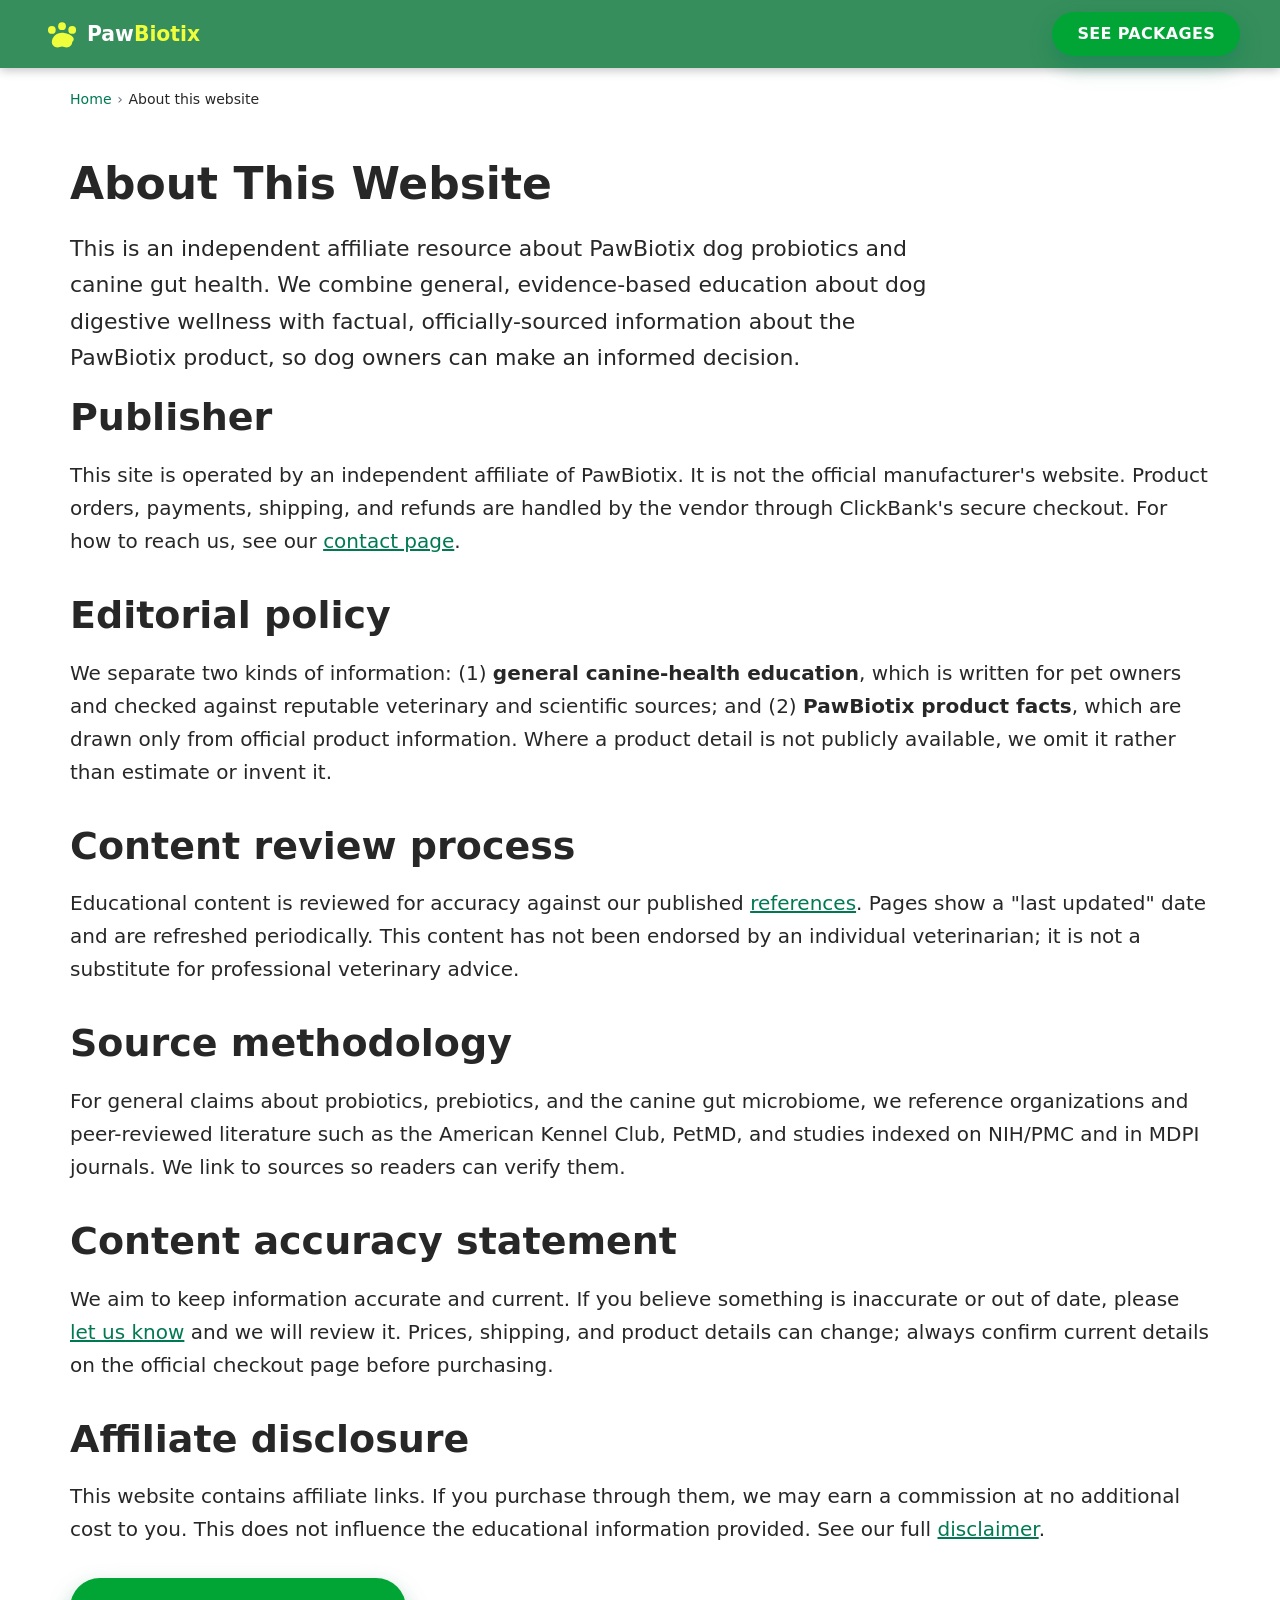
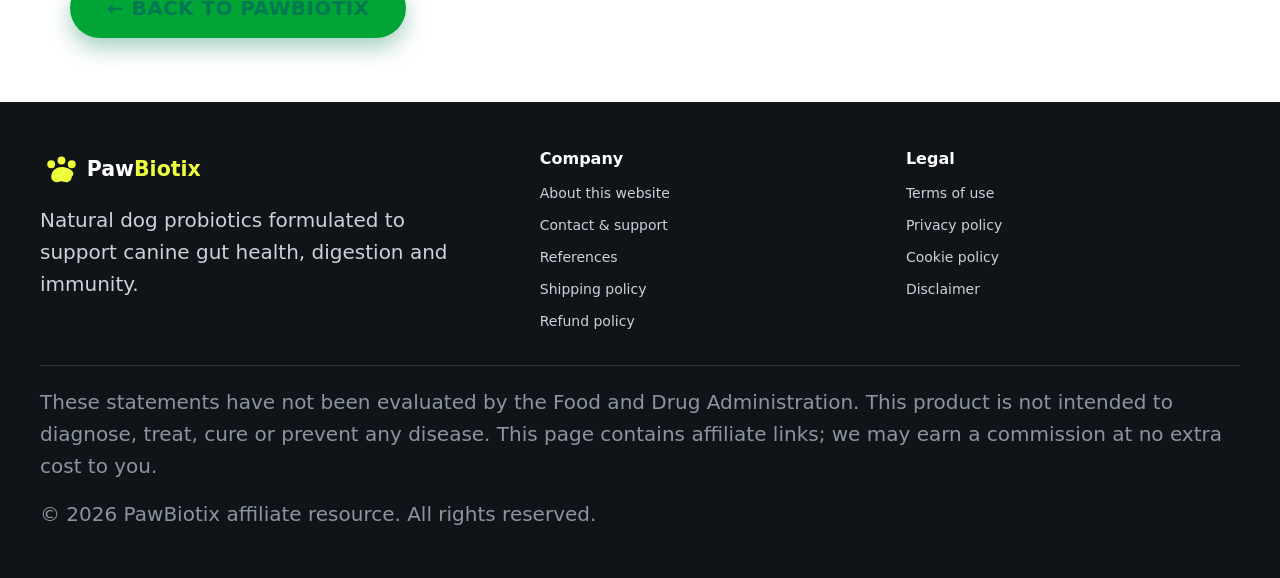
<file: about.html>
<!DOCTYPE html>
<html lang="en">
<head>
  <meta charset="UTF-8">
  <meta name="viewport" content="width=device-width, initial-scale=1">
  <title>About This Website &amp; Editorial Policy | PawBiotix</title>
  <meta name="description" content="About this PawBiotix resource: who publishes it, our editorial and content-review policy, source methodology, accuracy standards, and affiliate disclosure.">
  <link rel="canonical" href="https://www.trypawbiotix.com/about">
  <meta name="robots" content="index, follow">
  <link rel="icon" href="/assets/img/favicon.svg" type="image/svg+xml">

  <meta property="og:type" content="website">
  <meta property="og:site_name" content="PawBiotix">
  <meta property="og:title" content="About This Website &amp; Editorial Policy | PawBiotix">
  <meta property="og:description" content="Who publishes this PawBiotix affiliate resource, our editorial and content-review policy, source methodology and affiliate disclosure.">
  <meta property="og:url" content="https://www.trypawbiotix.com/about">
  <meta property="og:image" content="https://www.trypawbiotix.com/assets/images/social/pawbiotix-dog-probiotics-og.png">
  <meta property="og:image:width" content="1200">
  <meta property="og:image:height" content="630">
  <meta property="og:image:alt" content="PawBiotix natural dog probiotics for gut health">
  <meta name="twitter:card" content="summary_large_image">
  <meta name="twitter:title" content="About This Website &amp; Editorial Policy | PawBiotix">
  <meta name="twitter:description" content="Who publishes this PawBiotix affiliate resource, our editorial policy, source methodology and affiliate disclosure.">
  <meta name="twitter:image" content="https://www.trypawbiotix.com/assets/images/social/pawbiotix-dog-probiotics-og.png">

  <link rel="stylesheet" href="/assets/css/styles.css?v=e5f5b834">

  <script type="application/ld+json">
  {
    "@context": "https://schema.org",
    "@type": "BreadcrumbList",
    "itemListElement": [
      { "@type": "ListItem", "position": 1, "name": "Home", "item": "https://www.trypawbiotix.com/" },
      { "@type": "ListItem", "position": 2, "name": "About this website" }
    ]
  }
  </script>
  <meta name="google-site-verification" content="39mpcWNOwx5dVPFLxJwKL_Y1eBZus1bSH98p0xWrcwU" />
  <meta name="msvalidate.01" content="FFF3E86B43D2DD8334E9320B713750BE" />
</head>
<body>
  <header class="site-header"><div class="container"><nav class="nav" aria-label="Primary">
    <a class="nav__logo" href="/" aria-label="PawBiotix home"><img src="/assets/img/logo-white.svg" width="168" height="37" alt="PawBiotix Logo"></a>
    <a class="btn btn--primary nav__cta" href="/#pricing">See Packages</a>
  </nav></div></header>

  <nav class="crumbs" aria-label="Breadcrumb">
    <ol>
      <li><a href="/">Home</a></li>
      <li><span aria-current="page">About this website</span></li>
    </ol>
  </nav>

  <main id="main">
    <section class="section"><div class="container container--md prose">
      <h1>About This Website</h1>
      <p class="lede" style="margin-left:0">This is an independent affiliate resource about PawBiotix dog probiotics and canine gut health. We combine general, evidence-based education about dog digestive wellness with factual, officially-sourced information about the PawBiotix product, so dog owners can make an informed decision.</p>

      <h2>Publisher</h2>
      <p>This site is operated by an independent affiliate of PawBiotix. It is not the official manufacturer's website. Product orders, payments, shipping, and refunds are handled by the vendor through ClickBank's secure checkout. For how to reach us, see our <a href="/contact">contact page</a>.</p>

      <h2>Editorial policy</h2>
      <p>We separate two kinds of information: (1) <strong>general canine-health education</strong>, which is written for pet owners and checked against reputable veterinary and scientific sources; and (2) <strong>PawBiotix product facts</strong>, which are drawn only from official product information. Where a product detail is not publicly available, we omit it rather than estimate or invent it.</p>

      <h2>Content review process</h2>
      <p>Educational content is reviewed for accuracy against our published <a href="/references">references</a>. Pages show a "last updated" date and are refreshed periodically. This content has not been endorsed by an individual veterinarian; it is not a substitute for professional veterinary advice.</p>

      <h2>Source methodology</h2>
      <p>For general claims about probiotics, prebiotics, and the canine gut microbiome, we reference organizations and peer-reviewed literature such as the American Kennel Club, PetMD, and studies indexed on NIH/PMC and in MDPI journals. We link to sources so readers can verify them.</p>

      <h2>Content accuracy statement</h2>
      <p>We aim to keep information accurate and current. If you believe something is inaccurate or out of date, please <a href="/contact">let us know</a> and we will review it. Prices, shipping, and product details can change; always confirm current details on the official checkout page before purchasing.</p>

      <h2>Affiliate disclosure</h2>
      <p>This website contains affiliate links. If you purchase through them, we may earn a commission at no additional cost to you. This does not influence the educational information provided. See our full <a href="/disclaimer">disclaimer</a>.</p>

      <p style="margin-top:2rem"><a class="btn btn--primary" href="/">&larr; Back to PawBiotix</a></p>
    </div></section>
  </main>
  <footer class="site-footer">
    <div class="container">
      <div class="pagefoot__grid">
        <div>
          <img src="/assets/img/logo-white.svg" width="168" height="37" alt="PawBiotix Logo">
          <p style="margin-top:1rem;max-width:34ch">Natural dog probiotics formulated to support canine gut health, digestion and immunity.</p>
        </div>
        <nav aria-label="Company">
          <h2>Company</h2>
          <ul class="pagefoot__links footer__links">
            <li><a href="/about">About this website</a></li>
            <li><a href="/contact">Contact &amp; support</a></li>
            <li><a href="/references">References</a></li>
            <li><a href="/shipping">Shipping policy</a></li>
            <li><a href="/refund">Refund policy</a></li>
          </ul>
        </nav>
        <nav aria-label="Legal">
          <h2>Legal</h2>
          <ul class="pagefoot__links footer__links">
            <li><a href="/terms">Terms of use</a></li>
            <li><a href="/privacy">Privacy policy</a></li>
            <li><a href="/cookies">Cookie policy</a></li>
            <li><a href="/disclaimer">Disclaimer</a></li>
          </ul>
        </nav>
      </div>
      <div class="pagefoot__note">
        <p>These statements have not been evaluated by the Food and Drug Administration. This product is not intended to diagnose, treat, cure or prevent any disease. This page contains affiliate links; we may earn a commission at no extra cost to you.</p>
        <p>&copy; <span id="y">2026</span> PawBiotix affiliate resource. All rights reserved.</p>
      </div>
    </div>
  </footer>
  <script>document.getElementById('y').textContent=new Date().getFullYear();</script>
</body>
</html>
</file>
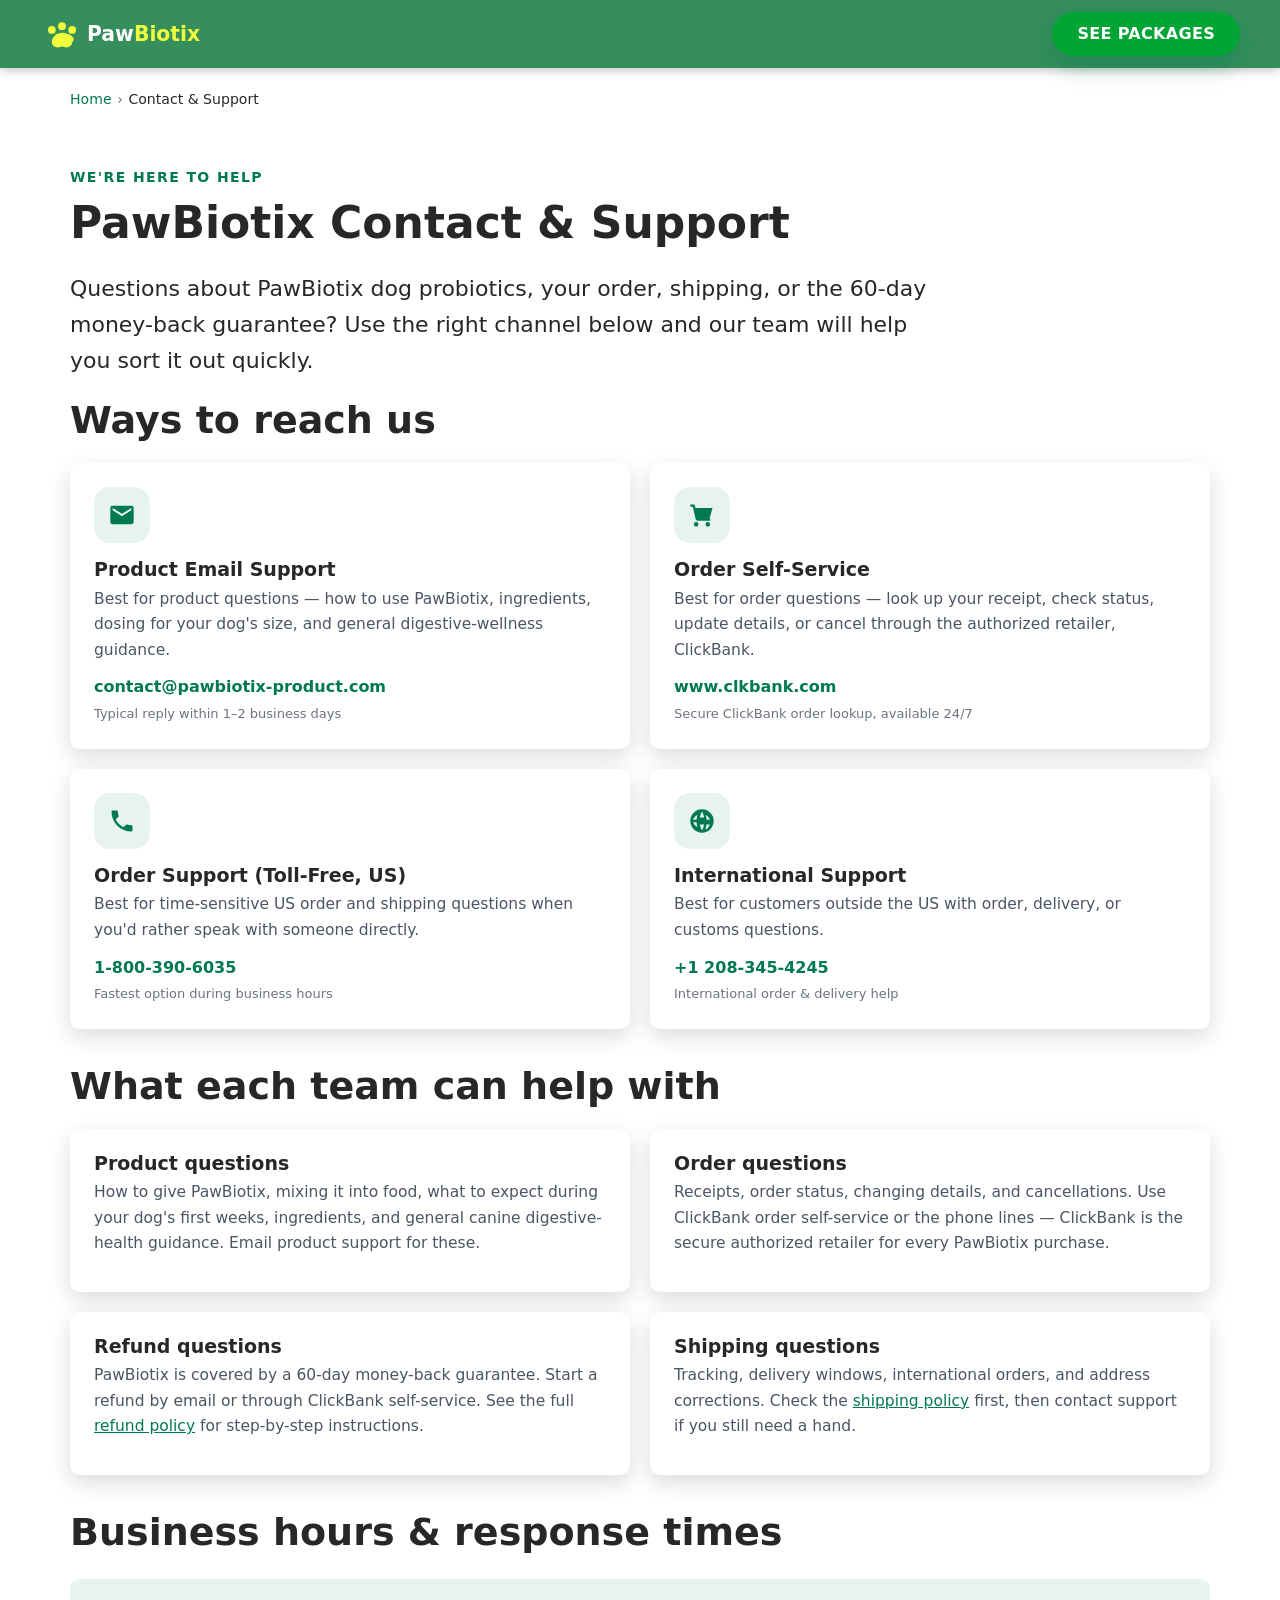
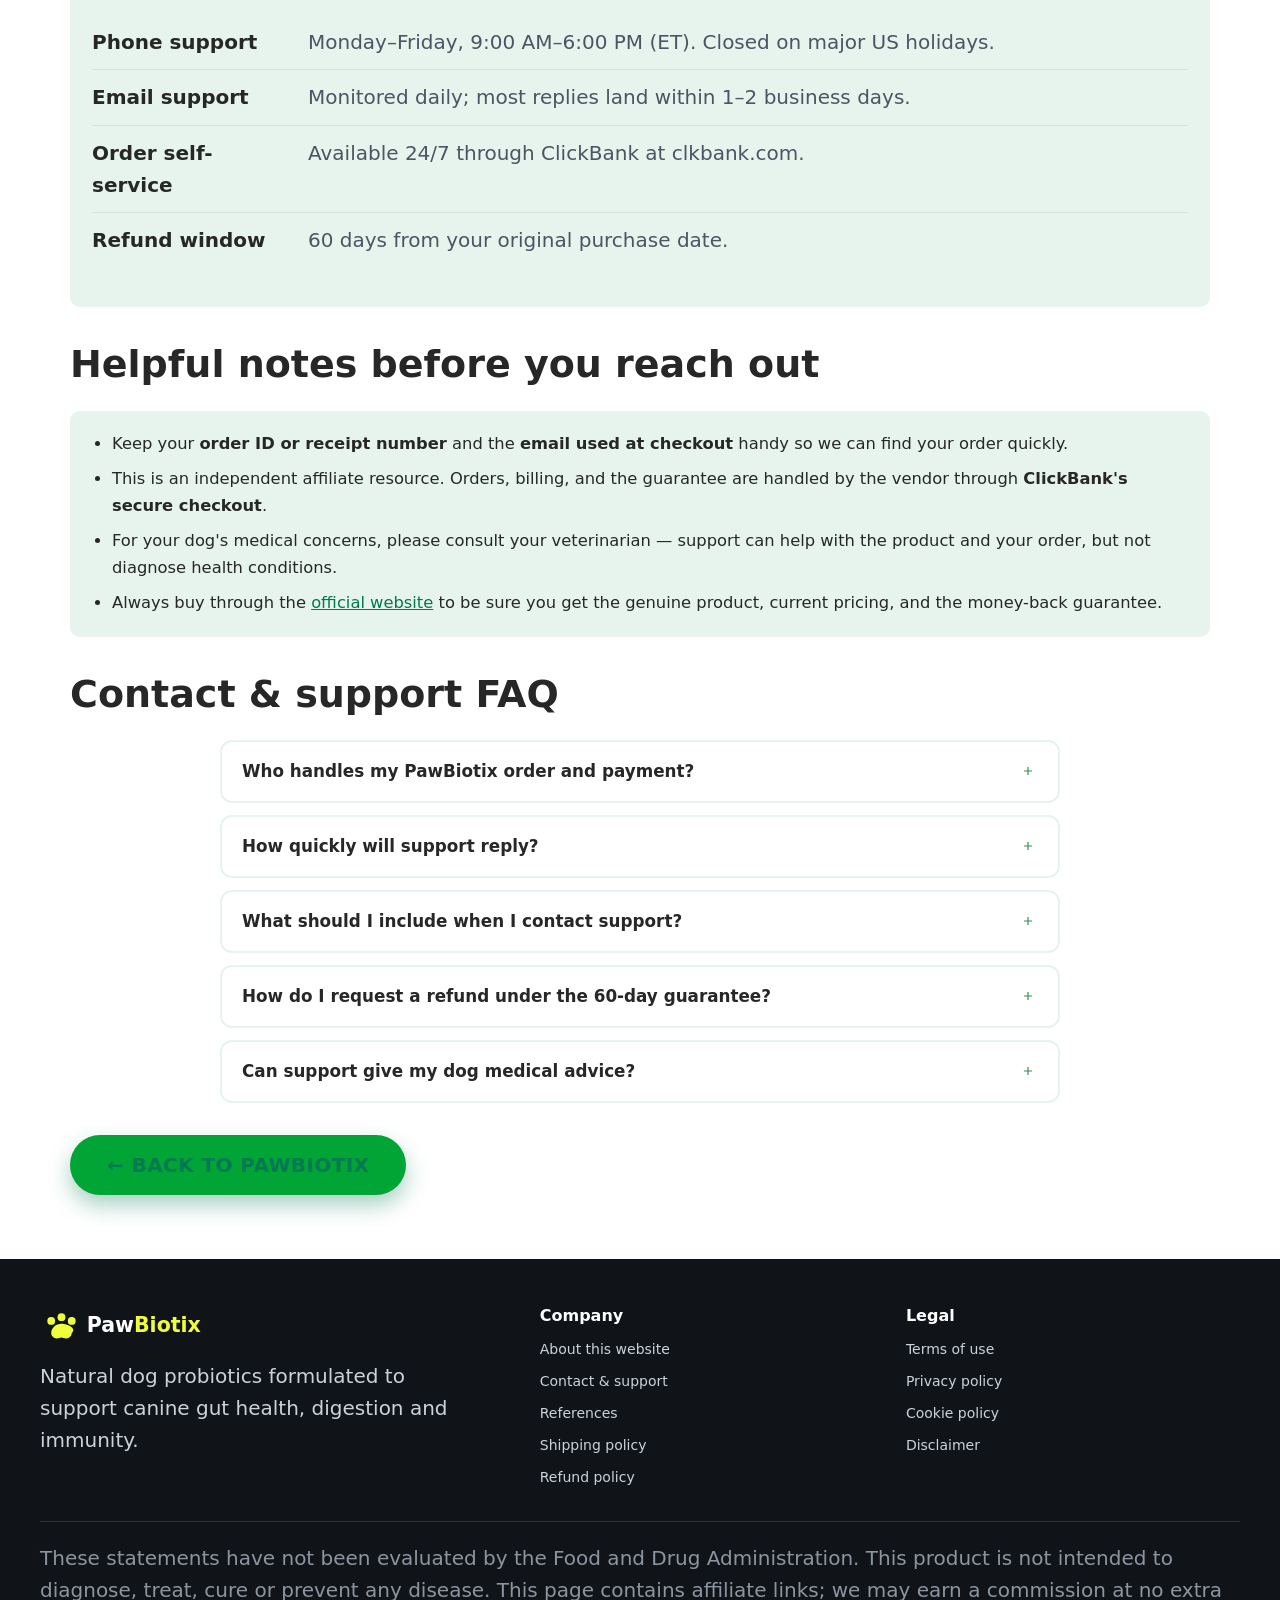
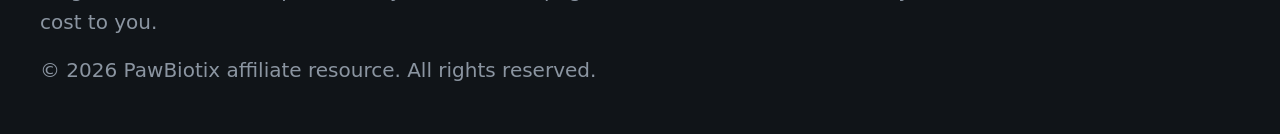
<file: contact.html>
<!DOCTYPE html>
<html lang="en">
<head>
  <meta charset="UTF-8">
  <meta name="viewport" content="width=device-width, initial-scale=1">
  <title>Contact &amp; Support | PawBiotix Dog Probiotics</title>
  <meta name="description" content="Contact PawBiotix support for product, order, shipping and refund questions. Reach product email support, ClickBank order self-service, and toll-free or international phone lines.">
  <link rel="canonical" href="https://www.trypawbiotix.com/contact">
  <meta name="robots" content="index, follow">
  <link rel="icon" href="/assets/img/favicon.svg" type="image/svg+xml">

  <!-- Open Graph -->
  <meta property="og:type" content="website">
  <meta property="og:site_name" content="PawBiotix">
  <meta property="og:title" content="Contact &amp; Support | PawBiotix Dog Probiotics">
  <meta property="og:description" content="Reach PawBiotix support for product, order, shipping and refund questions — email, ClickBank self-service, and phone.">
  <meta property="og:url" content="https://www.trypawbiotix.com/contact">
  <meta property="og:image" content="https://www.trypawbiotix.com/assets/images/social/pawbiotix-dog-probiotics-og.png">
  <meta property="og:image:width" content="1200">
  <meta property="og:image:height" content="630">
  <meta property="og:image:alt" content="PawBiotix natural dog probiotics for gut health">
  <!-- Twitter -->
  <meta name="twitter:card" content="summary_large_image">
  <meta name="twitter:title" content="Contact &amp; Support | PawBiotix Dog Probiotics">
  <meta name="twitter:description" content="Reach PawBiotix support for product, order, shipping and refund questions — email, ClickBank self-service, and phone.">
  <meta name="twitter:image" content="https://www.trypawbiotix.com/assets/images/social/pawbiotix-dog-probiotics-og.png">

  <link rel="stylesheet" href="/assets/css/styles.css?v=e5f5b834">

  <script type="application/ld+json">
  {
    "@context": "https://schema.org",
    "@graph": [
      {
        "@type": "BreadcrumbList",
        "itemListElement": [
          { "@type": "ListItem", "position": 1, "name": "Home", "item": "https://www.trypawbiotix.com/" },
          { "@type": "ListItem", "position": 2, "name": "Contact & Support" }
        ]
      },
      {
        "@type": "ContactPage",
        "name": "Contact & Support | PawBiotix",
        "url": "https://www.trypawbiotix.com/contact",
        "description": "How to reach PawBiotix support for product, order, shipping and refund questions."
      },
      {
        "@type": "FAQPage",
        "mainEntity": [
          { "@type": "Question", "name": "Who handles my PawBiotix order and payment?",
            "acceptedAnswer": { "@type": "Answer", "text": "Orders and billing are processed securely through ClickBank, the authorized retailer. You can manage your order, view your receipt, or request help through ClickBank order self-service at clkbank.com, and the product team can answer questions about using PawBiotix." } },
          { "@type": "Question", "name": "How quickly will support reply?",
            "acceptedAnswer": { "@type": "Answer", "text": "Email replies typically arrive within one to two business days. Phone lines are the fastest option during business hours for time-sensitive order or shipping questions." } },
          { "@type": "Question", "name": "What information should I include when I contact support?",
            "acceptedAnswer": { "@type": "Answer", "text": "Have your order ID or receipt number, the email used at checkout, and a short description of your question ready. This helps the team locate your order and respond faster." } },
          { "@type": "Question", "name": "How do I request a refund under the 60-day guarantee?",
            "acceptedAnswer": { "@type": "Answer", "text": "PawBiotix is backed by a 60-day money-back guarantee. Contact product email support or ClickBank order self-service within 60 days of your purchase to start a refund. See our refund policy for the full step-by-step process." } }
        ]
      }
    ]
  }
  </script>
  <meta name="google-site-verification" content="39mpcWNOwx5dVPFLxJwKL_Y1eBZus1bSH98p0xWrcwU" />
  <meta name="msvalidate.01" content="FFF3E86B43D2DD8334E9320B713750BE" />
</head>
<body>
  <a class="skip-link" href="#main">Skip to main content</a>
  <header class="site-header"><div class="container"><nav class="nav" aria-label="Primary">
    <a class="nav__logo" href="/" aria-label="PawBiotix home"><img src="/assets/img/logo-white.svg" width="168" height="37" alt="PawBiotix Logo"></a>
    <a class="btn btn--primary nav__cta" href="/#pricing">See Packages</a>
  </nav></div></header>

  <nav class="crumbs" aria-label="Breadcrumb">
    <ol>
      <li><a href="/">Home</a></li>
      <li><span aria-current="page">Contact &amp; Support</span></li>
    </ol>
  </nav>

  <main id="main">
    <section class="section"><div class="container container--md prose">
      <div class="page-head">
        <span class="eyebrow" style="color:var(--g-deep)">We're here to help</span>
        <h1>PawBiotix Contact &amp; Support</h1>
        <p class="lede">Questions about PawBiotix dog probiotics, your order, shipping, or the 60-day money-back guarantee? Use the right channel below and our team will help you sort it out quickly.</p>
      </div>

      <h2>Ways to reach us</h2>
      <div class="grid grid--2" style="margin-top:1.25rem">

        <article class="benefit-card support-card">
          <span class="icon-badge"><svg viewBox="0 0 24 24" aria-hidden="true"><path d="M20 4H4a2 2 0 0 0-2 2v12a2 2 0 0 0 2 2h16a2 2 0 0 0 2-2V6a2 2 0 0 0-2-2zm0 4-8 5-8-5V6l8 5 8-5z"/></svg></span>
          <h3>Product Email Support</h3>
          <p>Best for product questions &mdash; how to use PawBiotix, ingredients, dosing for your dog's size, and general digestive-wellness guidance.</p>
          <span class="support-card__val"><a href="mailto:contact@pawbiotix-product.com">contact@pawbiotix-product.com</a></span>
          <span class="support-card__note">Typical reply within 1&ndash;2 business days</span>
        </article>

        <article class="benefit-card support-card">
          <span class="icon-badge"><svg viewBox="0 0 24 24" aria-hidden="true"><path d="M7 18a2 2 0 1 0 0 4 2 2 0 0 0 0-4zm10 0a2 2 0 1 0 0 4 2 2 0 0 0 0-4zM6.2 15h11.5a1 1 0 0 0 .96-.73L21 6H6.4l-.7-3H2v2h2.1l2.5 10.6A2 2 0 0 0 8.5 17H19v-2H8.2z"/></svg></span>
          <h3>Order Self-Service</h3>
          <p>Best for order questions &mdash; look up your receipt, check status, update details, or cancel through the authorized retailer, ClickBank.</p>
          <span class="support-card__val"><a href="https://www.clkbank.com" target="_blank" rel="nofollow noopener">www.clkbank.com</a></span>
          <span class="support-card__note">Secure ClickBank order lookup, available 24/7</span>
        </article>

        <article class="benefit-card support-card">
          <span class="icon-badge"><svg viewBox="0 0 24 24" aria-hidden="true"><path d="M6.6 10.8a15 15 0 0 0 6.6 6.6l2.2-2.2a1 1 0 0 1 1-.24 11.4 11.4 0 0 0 3.6.58 1 1 0 0 1 1 1V20a1 1 0 0 1-1 1A17 17 0 0 1 3 4a1 1 0 0 1 1-1h3.5a1 1 0 0 1 1 1c0 1.25.2 2.46.58 3.6a1 1 0 0 1-.24 1z"/></svg></span>
          <h3>Order Support (Toll-Free, US)</h3>
          <p>Best for time-sensitive US order and shipping questions when you'd rather speak with someone directly.</p>
          <span class="support-card__val"><a href="tel:+18003906035">1-800-390-6035</a></span>
          <span class="support-card__note">Fastest option during business hours</span>
        </article>

        <article class="benefit-card support-card">
          <span class="icon-badge"><svg viewBox="0 0 24 24" aria-hidden="true"><path d="M12 2a10 10 0 1 0 0 20 10 10 0 0 0 0-20zm6.9 9h-3a15 15 0 0 0-.9-4.4A8 8 0 0 1 18.9 11zM12 4c.8 1.1 1.5 2.9 1.8 5h-3.6C10.5 6.9 11.2 5.1 12 4zM4.3 13h3c.15 1.6.5 3.1.9 4.4A8 8 0 0 1 4.3 13zm3-2h-3a8 8 0 0 1 3.9-4.4c-.4 1.3-.75 2.8-.9 4.4zM12 20c-.8-1.1-1.5-2.9-1.8-5h3.6c-.3 2.1-1 3.9-1.8 5zm2.9-.6c.4-1.3.75-2.8.9-4.4h3a8 8 0 0 1-3.9 4.4z"/></svg></span>
          <h3>International Support</h3>
          <p>Best for customers outside the US with order, delivery, or customs questions.</p>
          <span class="support-card__val"><a href="tel:+12083454245">+1 208-345-4245</a></span>
          <span class="support-card__note">International order &amp; delivery help</span>
        </article>

      </div>

      <h2>What each team can help with</h2>
      <div class="grid grid--2" style="margin-top:1.25rem">
        <article class="benefit-card support-card">
          <h3>Product questions</h3>
          <p>How to give PawBiotix, mixing it into food, what to expect during your dog's first weeks, ingredients, and general canine digestive-health guidance. Email product support for these.</p>
        </article>
        <article class="benefit-card support-card">
          <h3>Order questions</h3>
          <p>Receipts, order status, changing details, and cancellations. Use ClickBank order self-service or the phone lines &mdash; ClickBank is the secure authorized retailer for every PawBiotix purchase.</p>
        </article>
        <article class="benefit-card support-card">
          <h3>Refund questions</h3>
          <p>PawBiotix is covered by a 60-day money-back guarantee. Start a refund by email or through ClickBank self-service. See the full <a href="/refund">refund policy</a> for step-by-step instructions.</p>
        </article>
        <article class="benefit-card support-card">
          <h3>Shipping questions</h3>
          <p>Tracking, delivery windows, international orders, and address corrections. Check the <a href="/shipping">shipping policy</a> first, then contact support if you still need a hand.</p>
        </article>
      </div>

      <h2>Business hours &amp; response times</h2>
      <div class="callout">
        <dl class="deflist">
          <div><dt>Phone support</dt><dd>Monday&ndash;Friday, 9:00 AM&ndash;6:00 PM (ET). Closed on major US holidays.</dd></div>
          <div><dt>Email support</dt><dd>Monitored daily; most replies land within 1&ndash;2 business days.</dd></div>
          <div><dt>Order self-service</dt><dd>Available 24/7 through ClickBank at clkbank.com.</dd></div>
          <div><dt>Refund window</dt><dd>60 days from your original purchase date.</dd></div>
        </dl>
      </div>

      <h2>Helpful notes before you reach out</h2>
      <div class="callout">
        <ul class="panel-list">
          <li>Keep your <strong>order ID or receipt number</strong> and the <strong>email used at checkout</strong> handy so we can find your order quickly.</li>
          <li>This is an independent affiliate resource. Orders, billing, and the guarantee are handled by the vendor through <strong>ClickBank's secure checkout</strong>.</li>
          <li>For your dog's medical concerns, please consult your veterinarian &mdash; support can help with the product and your order, but not diagnose health conditions.</li>
          <li>Always buy through the <a href="/#pricing">official website</a> to be sure you get the genuine product, current pricing, and the money-back guarantee.</li>
        </ul>
      </div>

      <h2>Contact &amp; support FAQ</h2>
      <div class="qa">
        <details>
          <summary>Who handles my PawBiotix order and payment?</summary>
          <div class="qa__a"><p>Orders and billing run through ClickBank, the authorized retailer. You can view your receipt, check status, or request help via ClickBank order self-service at clkbank.com, while the product team answers questions about using PawBiotix.</p></div>
        </details>
        <details>
          <summary>How quickly will support reply?</summary>
          <div class="qa__a"><p>Email replies usually arrive within one to two business days. For time-sensitive order or shipping issues, the phone lines are the fastest option during business hours.</p></div>
        </details>
        <details>
          <summary>What should I include when I contact support?</summary>
          <div class="qa__a"><p>Have your order ID or receipt number, the email used at checkout, and a short description of your question ready. That lets the team locate your order and help you faster.</p></div>
        </details>
        <details>
          <summary>How do I request a refund under the 60-day guarantee?</summary>
          <div class="qa__a"><p>Contact product email support or use ClickBank order self-service within 60 days of your purchase. Our <a href="/refund">refund policy</a> walks through the full step-by-step process, including return details.</p></div>
        </details>
        <details>
          <summary>Can support give my dog medical advice?</summary>
          <div class="qa__a"><p>No. The team can help with the product and your order, but they can't diagnose or treat health conditions. For anything medical, please talk with your veterinarian.</p></div>
        </details>
      </div>

      <p style="margin-top:2rem"><a class="btn btn--primary" href="/">&larr; Back to PawBiotix</a></p>
    </div></section>
  </main>

  <footer class="site-footer">
    <div class="container">
      <div class="pagefoot__grid">
        <div>
          <img src="/assets/img/logo-white.svg" width="168" height="37" alt="PawBiotix Logo">
          <p style="margin-top:1rem;max-width:34ch">Natural dog probiotics formulated to support canine gut health, digestion and immunity.</p>
        </div>
        <nav aria-label="Company">
          <h2>Company</h2>
          <ul class="pagefoot__links footer__links">
            <li><a href="/about">About this website</a></li>
            <li><a href="/contact">Contact &amp; support</a></li>
            <li><a href="/references">References</a></li>
            <li><a href="/shipping">Shipping policy</a></li>
            <li><a href="/refund">Refund policy</a></li>
          </ul>
        </nav>
        <nav aria-label="Legal">
          <h2>Legal</h2>
          <ul class="pagefoot__links footer__links">
            <li><a href="/terms">Terms of use</a></li>
            <li><a href="/privacy">Privacy policy</a></li>
            <li><a href="/cookies">Cookie policy</a></li>
            <li><a href="/disclaimer">Disclaimer</a></li>
          </ul>
        </nav>
      </div>
      <div class="pagefoot__note">
        <p>These statements have not been evaluated by the Food and Drug Administration. This product is not intended to diagnose, treat, cure or prevent any disease. This page contains affiliate links; we may earn a commission at no extra cost to you.</p>
        <p>&copy; <span id="y">2026</span> PawBiotix affiliate resource. All rights reserved.</p>
      </div>
    </div>
  </footer>
  <script>document.getElementById('y').textContent=new Date().getFullYear();</script>
</body>
</html>
</file>
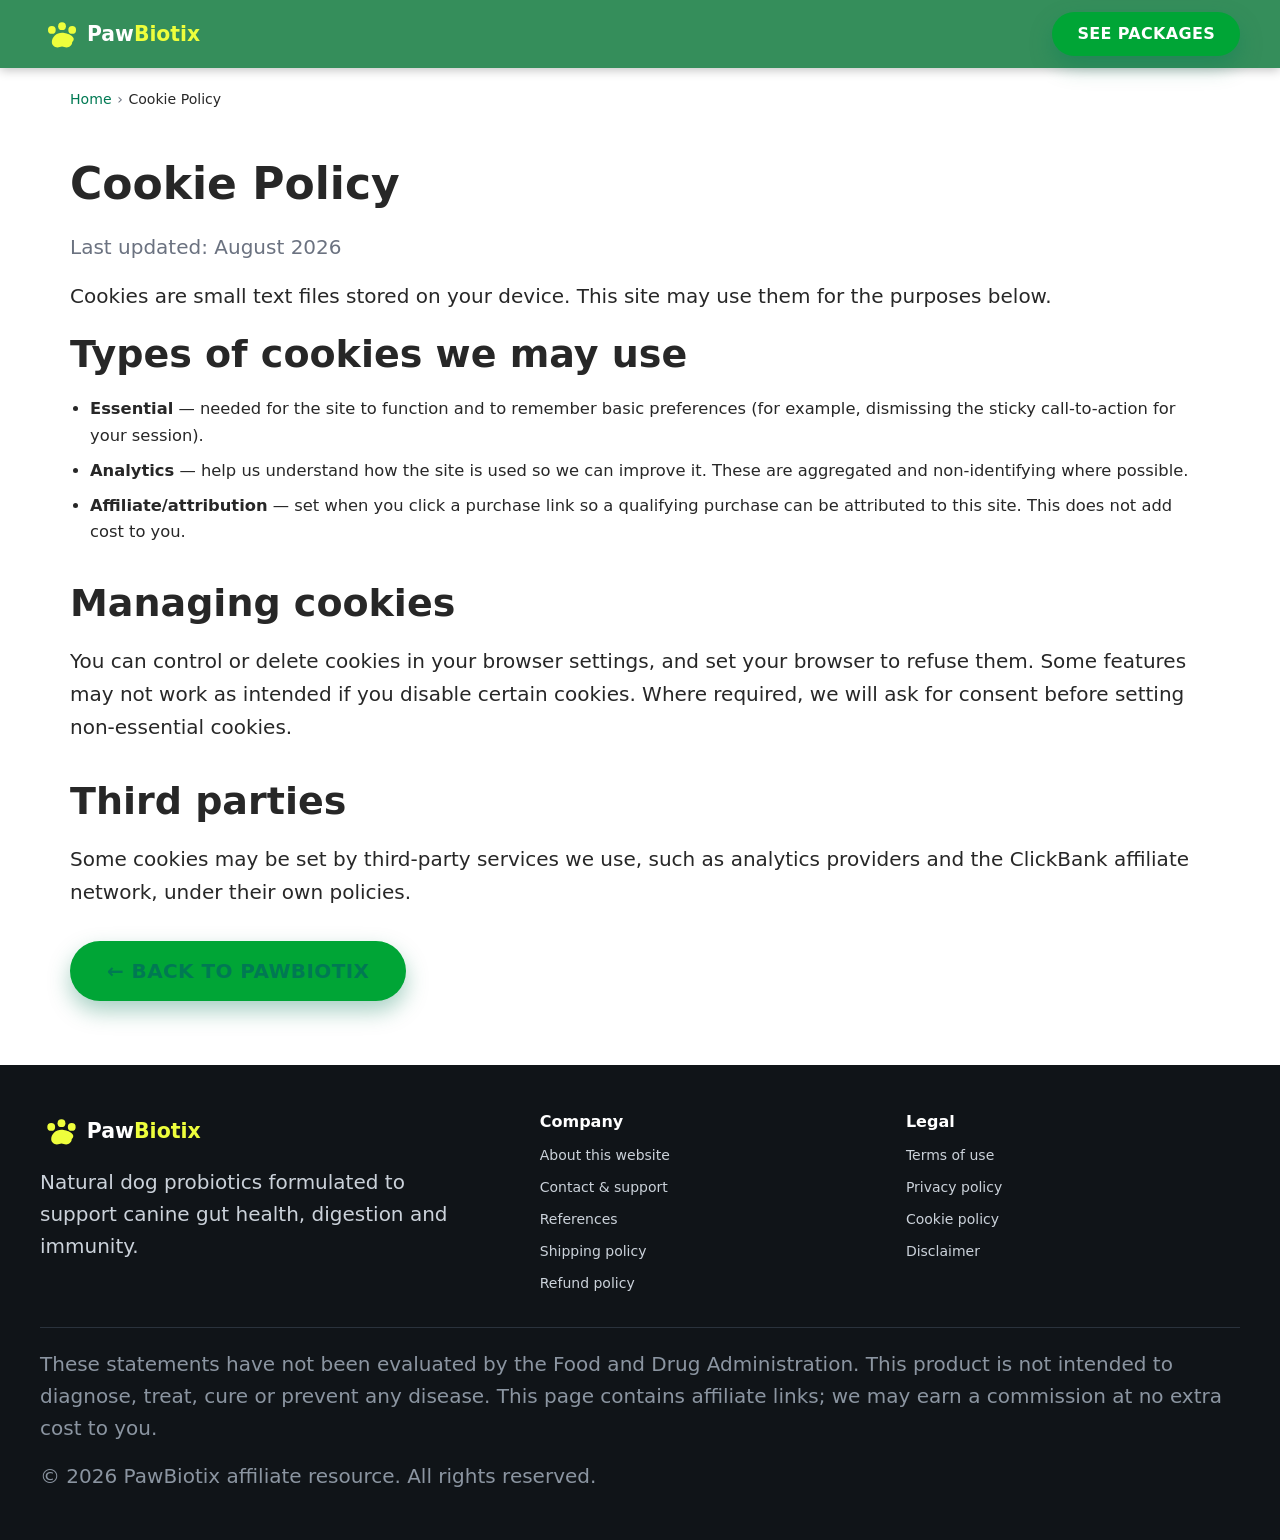
<file: cookies.html>
<!DOCTYPE html>
<html lang="en">
<head>
  <meta charset="UTF-8">
  <meta name="viewport" content="width=device-width, initial-scale=1">
  <title>Cookie Policy | PawBiotix</title>
  <meta name="description" content="Cookie policy for this PawBiotix resource: what cookies are used, why, and how to control them.">
  <link rel="canonical" href="https://www.trypawbiotix.com/cookies">
  <meta name="robots" content="index, follow">
  <link rel="icon" href="/assets/img/favicon.svg" type="image/svg+xml">

  <meta property="og:type" content="website">
  <meta property="og:site_name" content="PawBiotix">
  <meta property="og:title" content="Cookie Policy | PawBiotix Dog Probiotics">
  <meta property="og:description" content="What cookies this PawBiotix affiliate website uses — essential, analytics and affiliate/attribution — and how to control them.">
  <meta property="og:url" content="https://www.trypawbiotix.com/cookies">
  <meta property="og:image" content="https://www.trypawbiotix.com/assets/images/social/pawbiotix-dog-probiotics-og.png">
  <meta property="og:image:width" content="1200">
  <meta property="og:image:height" content="630">
  <meta property="og:image:alt" content="PawBiotix natural dog probiotics for gut health">
  <meta name="twitter:card" content="summary_large_image">
  <meta name="twitter:title" content="Cookie Policy | PawBiotix Dog Probiotics">
  <meta name="twitter:description" content="What cookies this PawBiotix affiliate website uses and how to control them.">
  <meta name="twitter:image" content="https://www.trypawbiotix.com/assets/images/social/pawbiotix-dog-probiotics-og.png">

  <link rel="stylesheet" href="/assets/css/styles.css?v=e5f5b834">

  <script type="application/ld+json">
  {
    "@context": "https://schema.org",
    "@type": "BreadcrumbList",
    "itemListElement": [
      { "@type": "ListItem", "position": 1, "name": "Home", "item": "https://www.trypawbiotix.com/" },
      { "@type": "ListItem", "position": 2, "name": "Cookie Policy" }
    ]
  }
  </script>
  <meta name="google-site-verification" content="39mpcWNOwx5dVPFLxJwKL_Y1eBZus1bSH98p0xWrcwU" />
  <meta name="msvalidate.01" content="FFF3E86B43D2DD8334E9320B713750BE" />
</head>
<body>
  <header class="site-header"><div class="container"><nav class="nav" aria-label="Primary">
    <a class="nav__logo" href="/" aria-label="PawBiotix home"><img src="/assets/img/logo-white.svg" width="168" height="37" alt="PawBiotix Logo"></a>
    <a class="btn btn--primary nav__cta" href="/#pricing">See Packages</a>
  </nav></div></header>

  <nav class="crumbs" aria-label="Breadcrumb">
    <ol>
      <li><a href="/">Home</a></li>
      <li><span aria-current="page">Cookie Policy</span></li>
    </ol>
  </nav>

  <main id="main">
    <section class="section"><div class="container container--md prose">
      <h1>Cookie Policy</h1>
      <p style="color:var(--muted)">Last updated: August 2026</p>
      <p>Cookies are small text files stored on your device. This site may use them for the purposes below.</p>
      <h2>Types of cookies we may use</h2>
      <ul class="panel-list">
        <li><strong>Essential</strong> — needed for the site to function and to remember basic preferences (for example, dismissing the sticky call-to-action for your session).</li>
        <li><strong>Analytics</strong> — help us understand how the site is used so we can improve it. These are aggregated and non-identifying where possible.</li>
        <li><strong>Affiliate/attribution</strong> — set when you click a purchase link so a qualifying purchase can be attributed to this site. This does not add cost to you.</li>
      </ul>
      <h2>Managing cookies</h2>
      <p>You can control or delete cookies in your browser settings, and set your browser to refuse them. Some features may not work as intended if you disable certain cookies. Where required, we will ask for consent before setting non-essential cookies.</p>
      <h2>Third parties</h2>
      <p>Some cookies may be set by third-party services we use, such as analytics providers and the ClickBank affiliate network, under their own policies.</p>
      <p style="margin-top:2rem"><a class="btn btn--primary" href="/">&larr; Back to PawBiotix</a></p>
    </div></section>
  </main>
  <footer class="site-footer">
    <div class="container">
      <div class="pagefoot__grid">
        <div>
          <img src="/assets/img/logo-white.svg" width="168" height="37" alt="PawBiotix Logo">
          <p style="margin-top:1rem;max-width:34ch">Natural dog probiotics formulated to support canine gut health, digestion and immunity.</p>
        </div>
        <nav aria-label="Company">
          <h2>Company</h2>
          <ul class="pagefoot__links footer__links">
            <li><a href="/about">About this website</a></li>
            <li><a href="/contact">Contact &amp; support</a></li>
            <li><a href="/references">References</a></li>
            <li><a href="/shipping">Shipping policy</a></li>
            <li><a href="/refund">Refund policy</a></li>
          </ul>
        </nav>
        <nav aria-label="Legal">
          <h2>Legal</h2>
          <ul class="pagefoot__links footer__links">
            <li><a href="/terms">Terms of use</a></li>
            <li><a href="/privacy">Privacy policy</a></li>
            <li><a href="/cookies">Cookie policy</a></li>
            <li><a href="/disclaimer">Disclaimer</a></li>
          </ul>
        </nav>
      </div>
      <div class="pagefoot__note">
        <p>These statements have not been evaluated by the Food and Drug Administration. This product is not intended to diagnose, treat, cure or prevent any disease. This page contains affiliate links; we may earn a commission at no extra cost to you.</p>
        <p>&copy; <span id="y">2026</span> PawBiotix affiliate resource. All rights reserved.</p>
      </div>
    </div>
  </footer>
  <script>document.getElementById('y').textContent=new Date().getFullYear();</script>
</body>
</html>
</file>
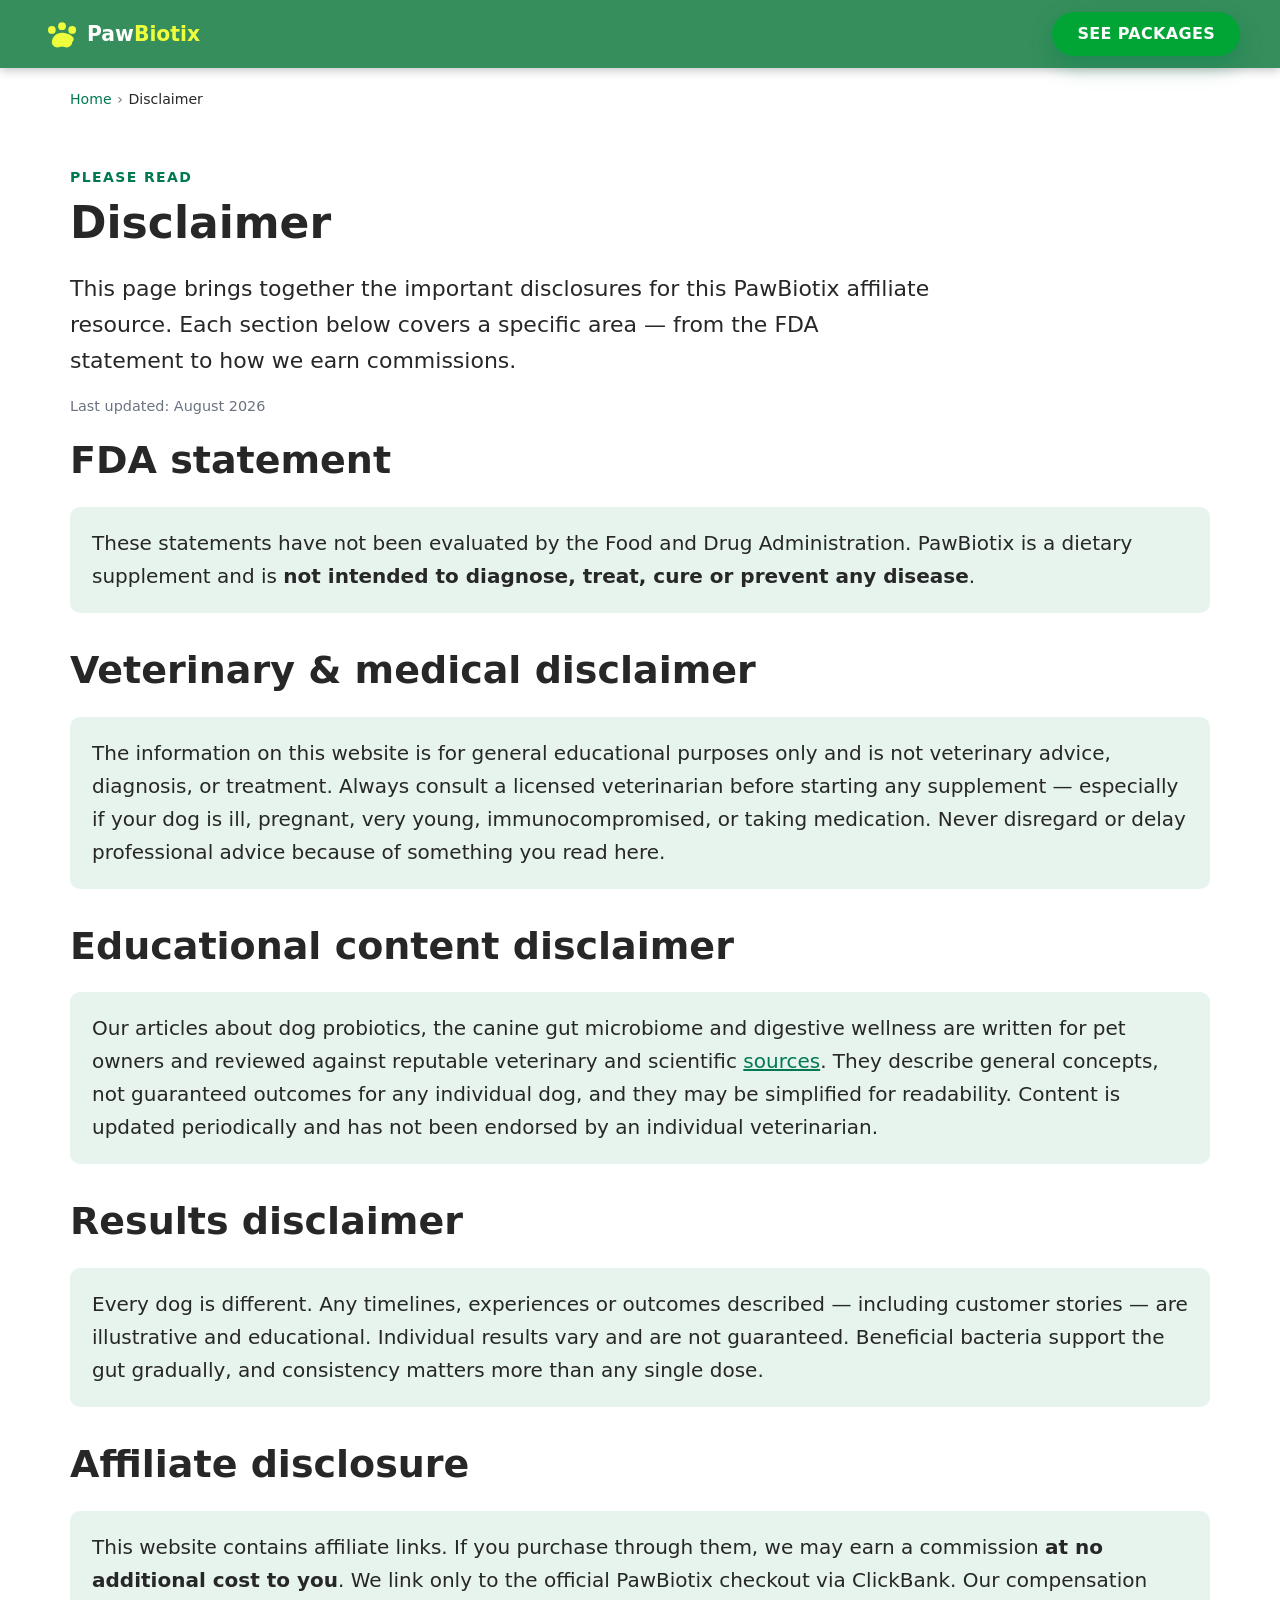
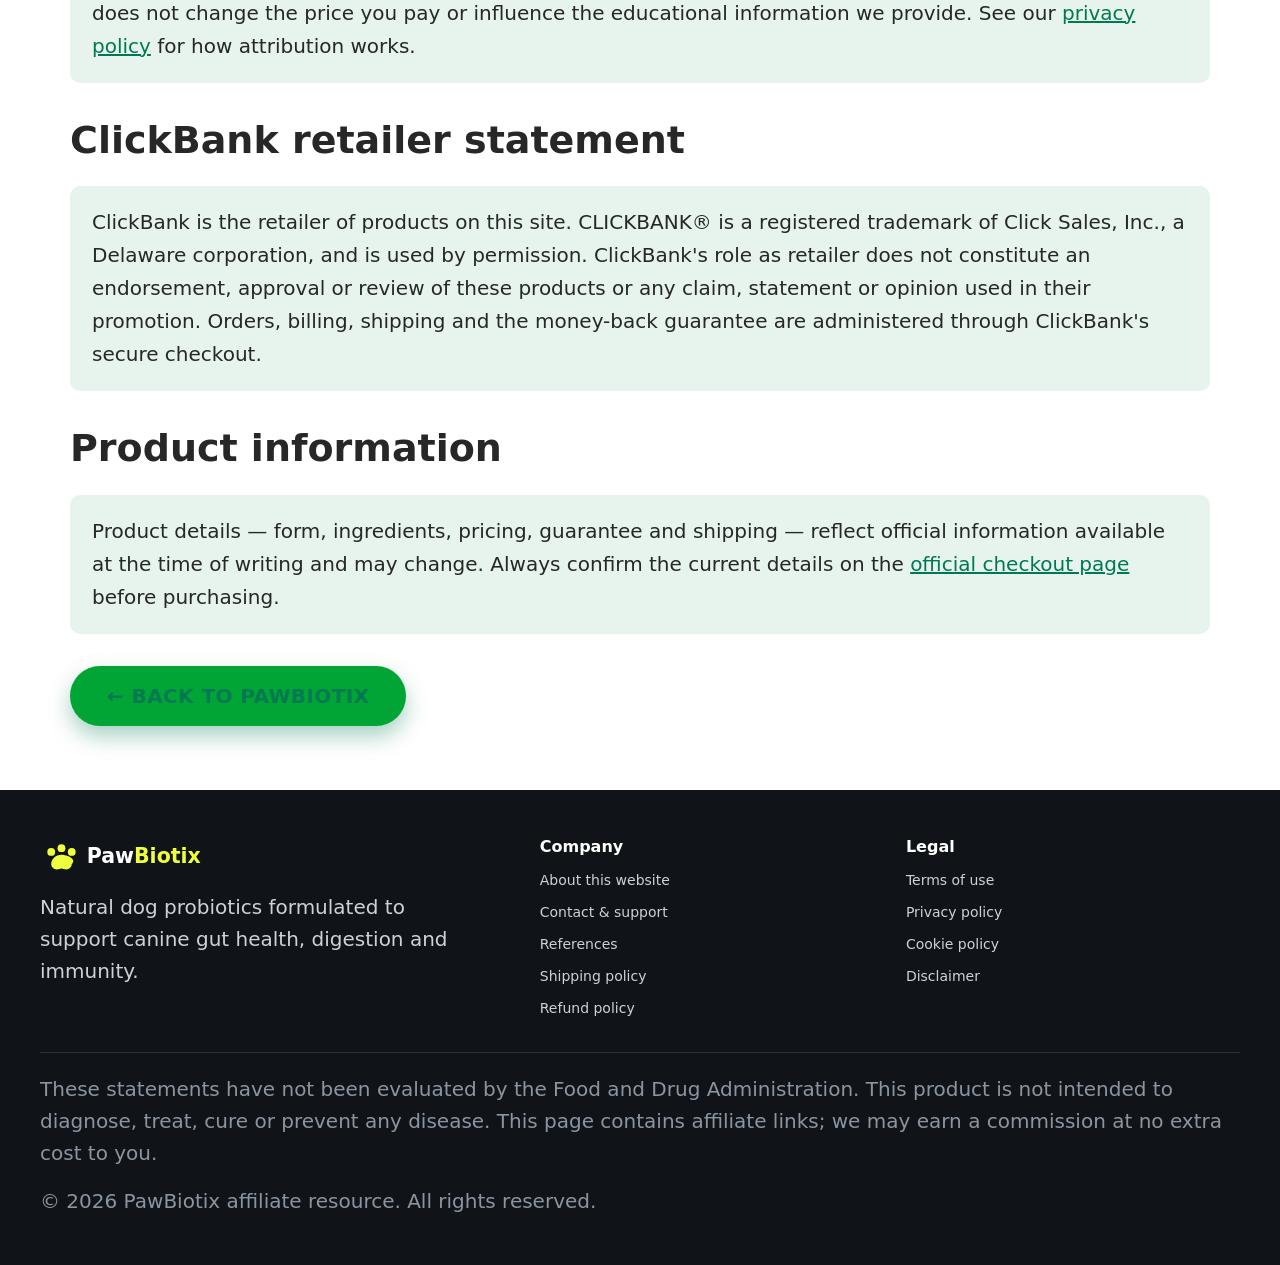
<file: disclaimer.html>
<!DOCTYPE html>
<html lang="en">
<head>
  <meta charset="UTF-8">
  <meta name="viewport" content="width=device-width, initial-scale=1">
  <title>Disclaimer | PawBiotix Dog Probiotics</title>
  <meta name="description" content="PawBiotix disclaimers in one place: FDA statement, veterinary/medical disclaimer, affiliate disclosure, educational-content notice, results disclaimer and ClickBank retailer statement.">
  <link rel="canonical" href="https://www.trypawbiotix.com/disclaimer">
  <meta name="robots" content="index, follow">
  <link rel="icon" href="/assets/img/favicon.svg" type="image/svg+xml">

  <meta property="og:type" content="website">
  <meta property="og:site_name" content="PawBiotix">
  <meta property="og:title" content="Disclaimer | PawBiotix Dog Probiotics">
  <meta property="og:description" content="FDA statement, veterinary disclaimer, affiliate disclosure, educational-content notice, results disclaimer and ClickBank retailer statement.">
  <meta property="og:url" content="https://www.trypawbiotix.com/disclaimer">
  <meta property="og:image" content="https://www.trypawbiotix.com/assets/images/social/pawbiotix-dog-probiotics-og.png">
  <meta property="og:image:width" content="1200">
  <meta property="og:image:height" content="630">
  <meta property="og:image:alt" content="PawBiotix natural dog probiotics for gut health">
  <meta name="twitter:card" content="summary_large_image">
  <meta name="twitter:title" content="Disclaimer | PawBiotix Dog Probiotics">
  <meta name="twitter:description" content="FDA statement, veterinary disclaimer, affiliate disclosure, educational-content notice, results disclaimer and ClickBank retailer statement.">
  <meta name="twitter:image" content="https://www.trypawbiotix.com/assets/images/social/pawbiotix-dog-probiotics-og.png">

  <link rel="stylesheet" href="/assets/css/styles.css?v=e5f5b834">

  <script type="application/ld+json">
  {
    "@context": "https://schema.org",
    "@type": "BreadcrumbList",
    "itemListElement": [
      { "@type": "ListItem", "position": 1, "name": "Home", "item": "https://www.trypawbiotix.com/" },
      { "@type": "ListItem", "position": 2, "name": "Disclaimer" }
    ]
  }
  </script>
  <meta name="google-site-verification" content="39mpcWNOwx5dVPFLxJwKL_Y1eBZus1bSH98p0xWrcwU" />
  <meta name="msvalidate.01" content="FFF3E86B43D2DD8334E9320B713750BE" />
</head>
<body>
  <a class="skip-link" href="#main">Skip to main content</a>
  <header class="site-header"><div class="container"><nav class="nav" aria-label="Primary">
    <a class="nav__logo" href="/" aria-label="PawBiotix home"><img src="/assets/img/logo-white.svg" width="168" height="37" alt="PawBiotix Logo"></a>
    <a class="btn btn--primary nav__cta" href="/#pricing">See Packages</a>
  </nav></div></header>

  <nav class="crumbs" aria-label="Breadcrumb">
    <ol>
      <li><a href="/">Home</a></li>
      <li><span aria-current="page">Disclaimer</span></li>
    </ol>
  </nav>

  <main id="main">
    <section class="section"><div class="container container--md prose">
      <div class="page-head">
        <span class="eyebrow" style="color:var(--g-deep)">Please read</span>
        <h1>Disclaimer</h1>
        <p class="lede">This page brings together the important disclosures for this PawBiotix affiliate resource. Each section below covers a specific area &mdash; from the FDA statement to how we earn commissions.</p>
        <p class="updated">Last updated: August 2026</p>
      </div>

      <h2>FDA statement</h2>
      <div class="callout">
        <p style="margin-bottom:0">These statements have not been evaluated by the Food and Drug Administration. PawBiotix is a dietary supplement and is <strong>not intended to diagnose, treat, cure or prevent any disease</strong>.</p>
      </div>

      <h2>Veterinary &amp; medical disclaimer</h2>
      <div class="callout">
        <p style="margin-bottom:0">The information on this website is for general educational purposes only and is not veterinary advice, diagnosis, or treatment. Always consult a licensed veterinarian before starting any supplement &mdash; especially if your dog is ill, pregnant, very young, immunocompromised, or taking medication. Never disregard or delay professional advice because of something you read here.</p>
      </div>

      <h2>Educational content disclaimer</h2>
      <div class="callout">
        <p style="margin-bottom:0">Our articles about dog probiotics, the canine gut microbiome and digestive wellness are written for pet owners and reviewed against reputable veterinary and scientific <a href="/references">sources</a>. They describe general concepts, not guaranteed outcomes for any individual dog, and they may be simplified for readability. Content is updated periodically and has not been endorsed by an individual veterinarian.</p>
      </div>

      <h2>Results disclaimer</h2>
      <div class="callout">
        <p style="margin-bottom:0">Every dog is different. Any timelines, experiences or outcomes described &mdash; including customer stories &mdash; are illustrative and educational. Individual results vary and are not guaranteed. Beneficial bacteria support the gut gradually, and consistency matters more than any single dose.</p>
      </div>

      <h2>Affiliate disclosure</h2>
      <div class="callout">
        <p style="margin-bottom:0">This website contains affiliate links. If you purchase through them, we may earn a commission <strong>at no additional cost to you</strong>. We link only to the official PawBiotix checkout via ClickBank. Our compensation does not change the price you pay or influence the educational information we provide. See our <a href="/privacy">privacy policy</a> for how attribution works.</p>
      </div>

      <h2>ClickBank retailer statement</h2>
      <div class="callout">
        <p style="margin-bottom:0">ClickBank is the retailer of products on this site. CLICKBANK&reg; is a registered trademark of Click Sales, Inc., a Delaware corporation, and is used by permission. ClickBank's role as retailer does not constitute an endorsement, approval or review of these products or any claim, statement or opinion used in their promotion. Orders, billing, shipping and the money-back guarantee are administered through ClickBank's secure checkout.</p>
      </div>

      <h2>Product information</h2>
      <div class="callout">
        <p style="margin-bottom:0">Product details &mdash; form, ingredients, pricing, guarantee and shipping &mdash; reflect official information available at the time of writing and may change. Always confirm the current details on the <a href="/#pricing">official checkout page</a> before purchasing.</p>
      </div>

      <p style="margin-top:2rem"><a class="btn btn--primary" href="/">&larr; Back to PawBiotix</a></p>
    </div></section>
  </main>

  <footer class="site-footer">
    <div class="container">
      <div class="pagefoot__grid">
        <div>
          <img src="/assets/img/logo-white.svg" width="168" height="37" alt="PawBiotix Logo">
          <p style="margin-top:1rem;max-width:34ch">Natural dog probiotics formulated to support canine gut health, digestion and immunity.</p>
        </div>
        <nav aria-label="Company">
          <h2>Company</h2>
          <ul class="pagefoot__links footer__links">
            <li><a href="/about">About this website</a></li>
            <li><a href="/contact">Contact &amp; support</a></li>
            <li><a href="/references">References</a></li>
            <li><a href="/shipping">Shipping policy</a></li>
            <li><a href="/refund">Refund policy</a></li>
          </ul>
        </nav>
        <nav aria-label="Legal">
          <h2>Legal</h2>
          <ul class="pagefoot__links footer__links">
            <li><a href="/terms">Terms of use</a></li>
            <li><a href="/privacy">Privacy policy</a></li>
            <li><a href="/cookies">Cookie policy</a></li>
            <li><a href="/disclaimer">Disclaimer</a></li>
          </ul>
        </nav>
      </div>
      <div class="pagefoot__note">
        <p>These statements have not been evaluated by the Food and Drug Administration. This product is not intended to diagnose, treat, cure or prevent any disease. This page contains affiliate links; we may earn a commission at no extra cost to you.</p>
        <p>&copy; <span id="y">2026</span> PawBiotix affiliate resource. All rights reserved.</p>
      </div>
    </div>
  </footer>
  <script>document.getElementById('y').textContent=new Date().getFullYear();</script>
</body>
</html>
</file>
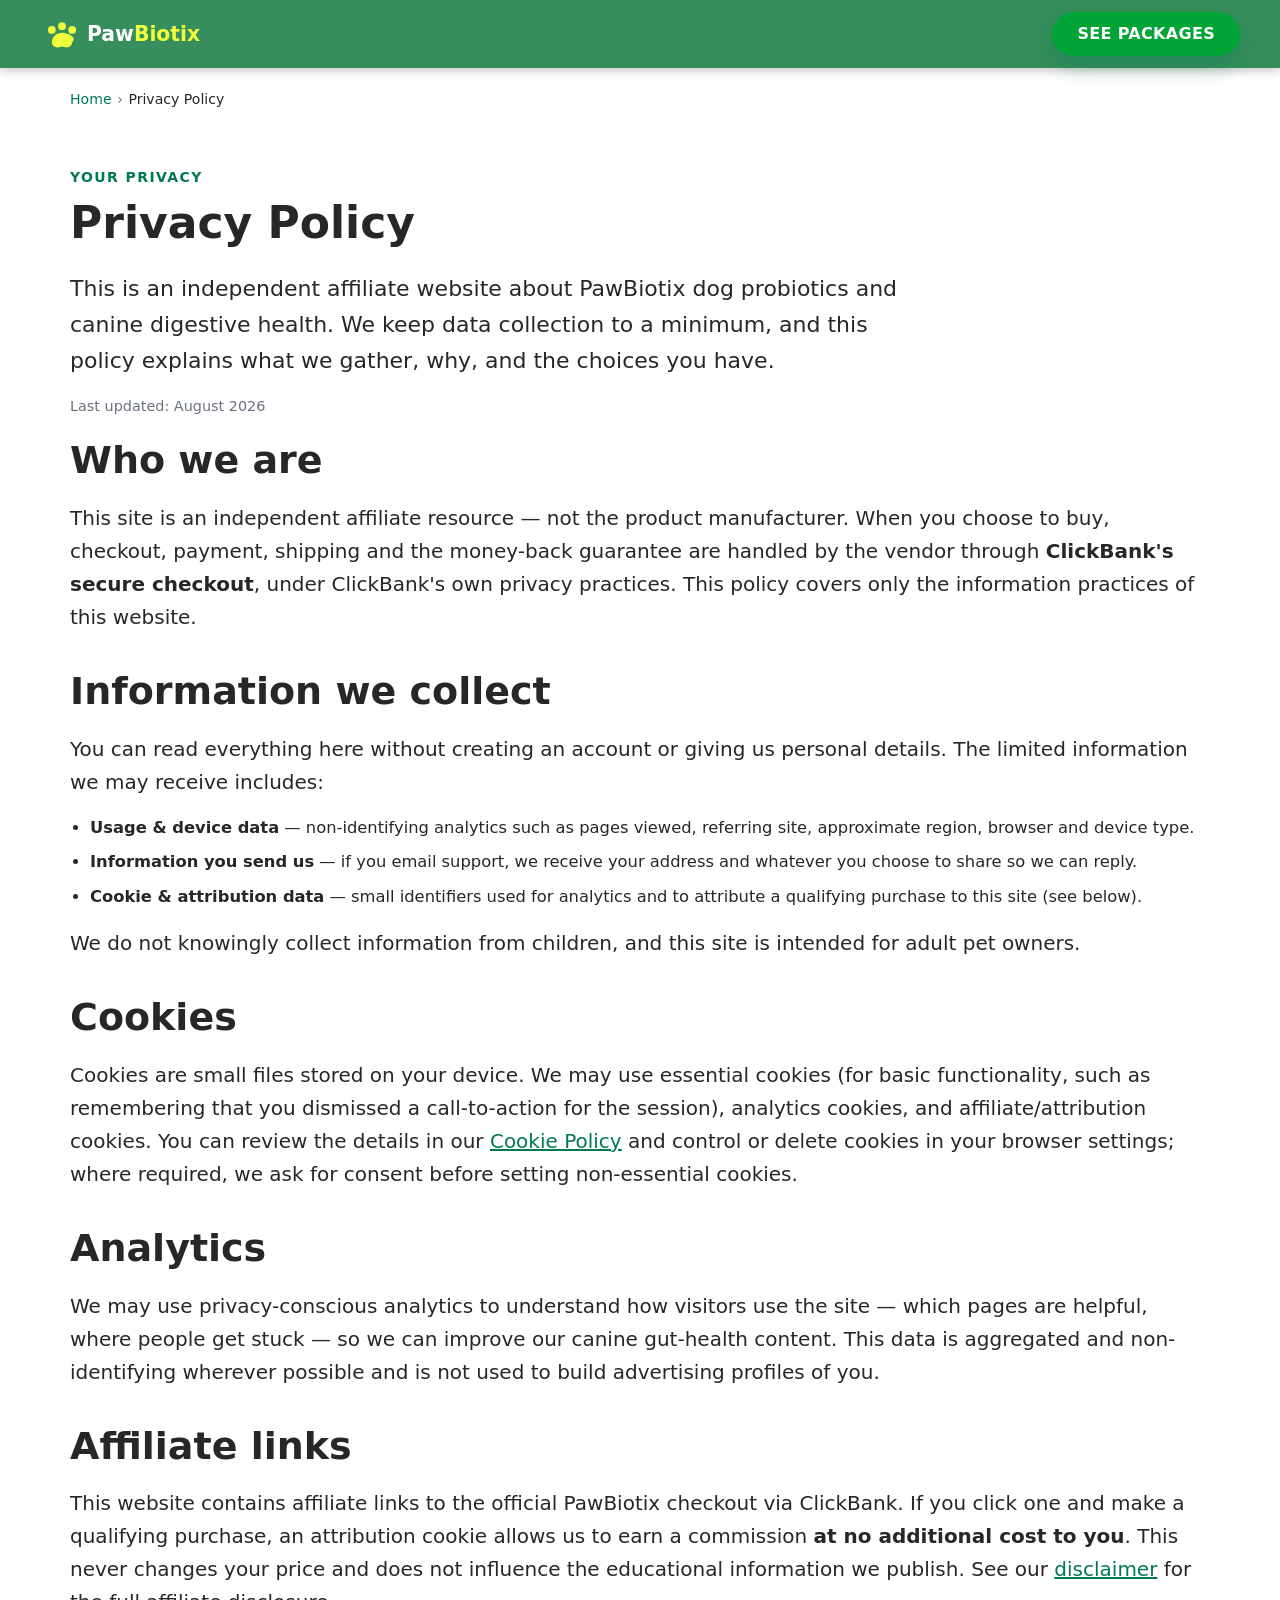
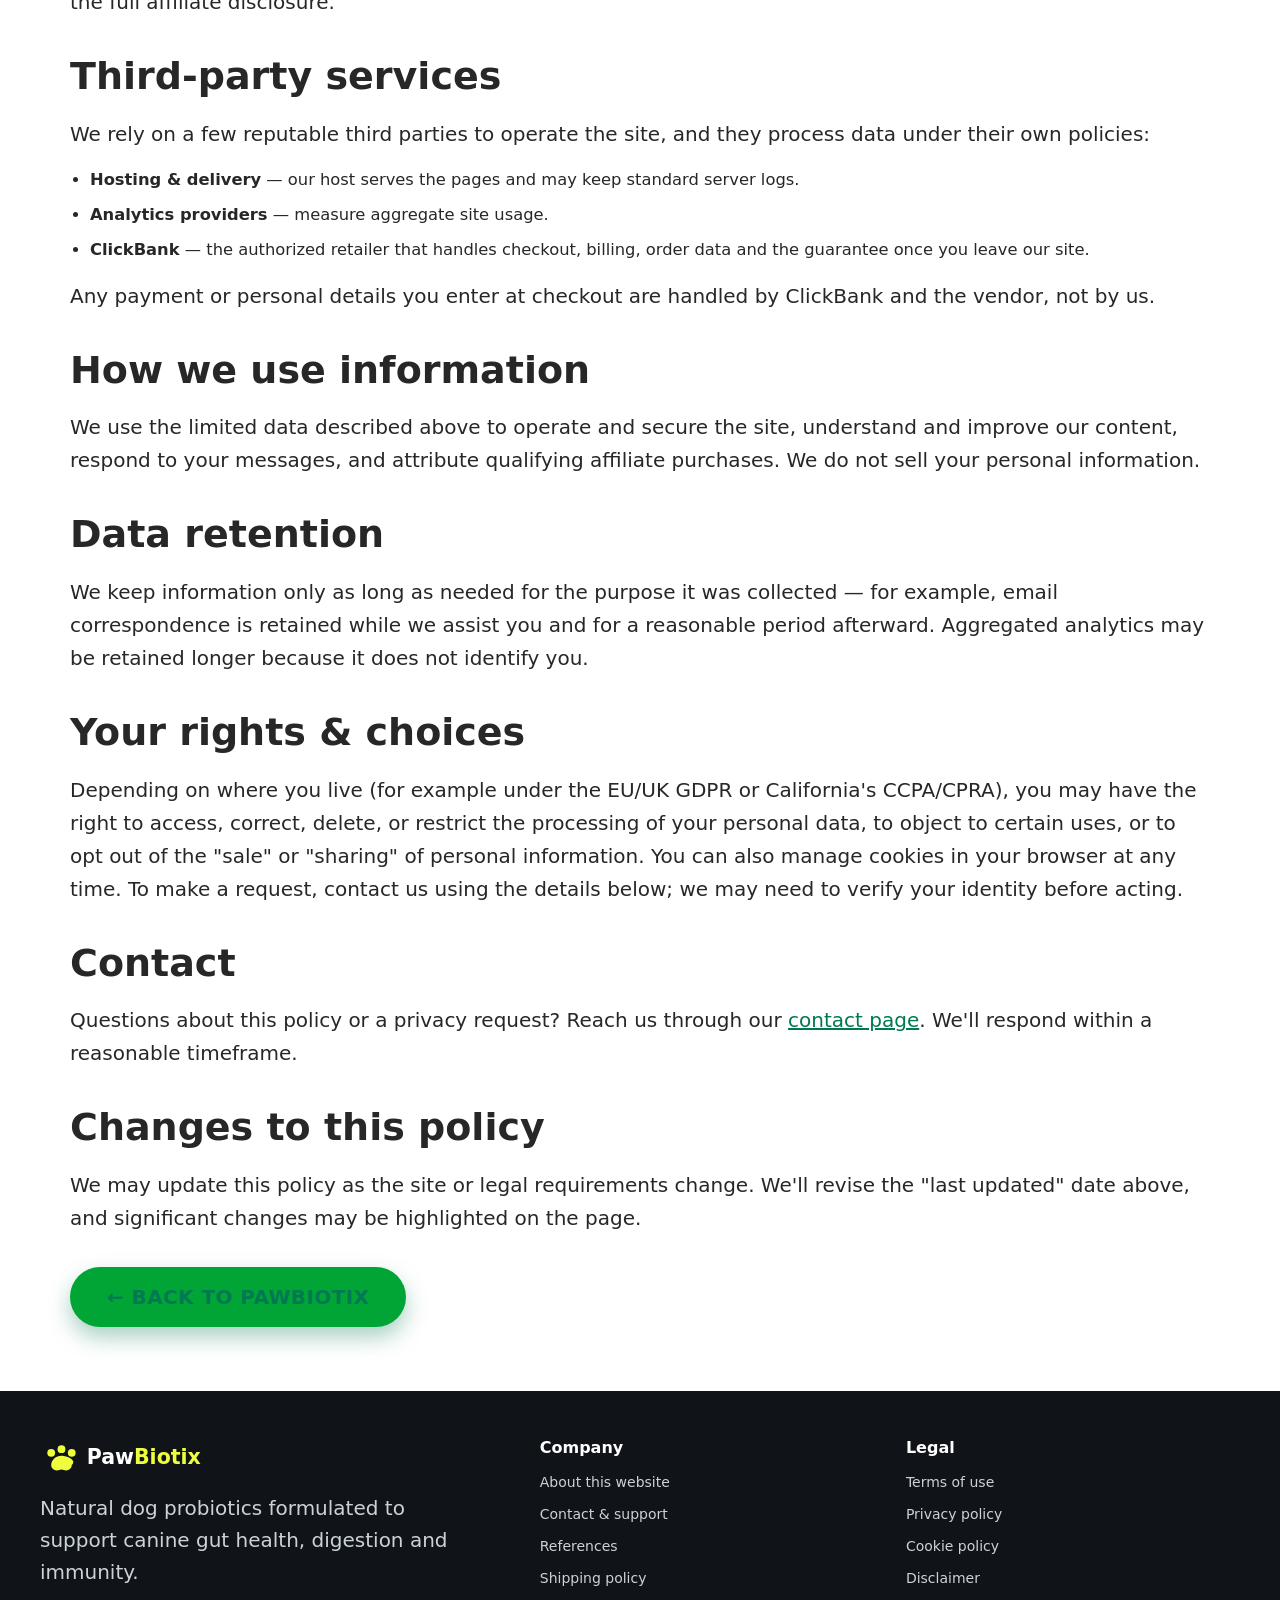
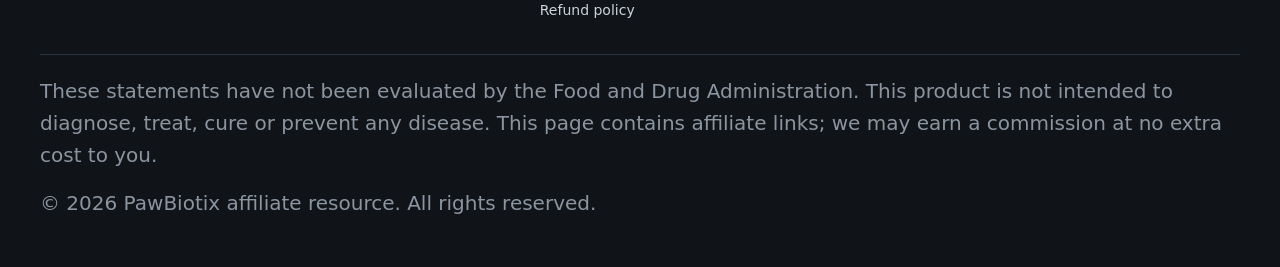
<file: privacy.html>
<!DOCTYPE html>
<html lang="en">
<head>
  <meta charset="UTF-8">
  <meta name="viewport" content="width=device-width, initial-scale=1">
  <title>Privacy Policy | PawBiotix Dog Probiotics</title>
  <meta name="description" content="PawBiotix privacy policy: what information this affiliate website collects, how cookies, analytics and affiliate links work, the third-party services we rely on, and your data rights.">
  <link rel="canonical" href="https://www.trypawbiotix.com/privacy">
  <meta name="robots" content="index, follow">
  <link rel="icon" href="/assets/img/favicon.svg" type="image/svg+xml">

  <meta property="og:type" content="website">
  <meta property="og:site_name" content="PawBiotix">
  <meta property="og:title" content="Privacy Policy | PawBiotix Dog Probiotics">
  <meta property="og:description" content="What this affiliate website collects, how cookies, analytics and affiliate links work, and your data rights.">
  <meta property="og:url" content="https://www.trypawbiotix.com/privacy">
  <meta property="og:image" content="https://www.trypawbiotix.com/assets/images/social/pawbiotix-dog-probiotics-og.png">
  <meta property="og:image:width" content="1200">
  <meta property="og:image:height" content="630">
  <meta property="og:image:alt" content="PawBiotix natural dog probiotics for gut health">
  <meta name="twitter:card" content="summary_large_image">
  <meta name="twitter:title" content="Privacy Policy | PawBiotix Dog Probiotics">
  <meta name="twitter:description" content="What this affiliate website collects, how cookies, analytics and affiliate links work, and your data rights.">
  <meta name="twitter:image" content="https://www.trypawbiotix.com/assets/images/social/pawbiotix-dog-probiotics-og.png">

  <link rel="stylesheet" href="/assets/css/styles.css?v=e5f5b834">

  <script type="application/ld+json">
  {
    "@context": "https://schema.org",
    "@type": "BreadcrumbList",
    "itemListElement": [
      { "@type": "ListItem", "position": 1, "name": "Home", "item": "https://www.trypawbiotix.com/" },
      { "@type": "ListItem", "position": 2, "name": "Privacy Policy" }
    ]
  }
  </script>
  <meta name="google-site-verification" content="39mpcWNOwx5dVPFLxJwKL_Y1eBZus1bSH98p0xWrcwU" />
  <meta name="msvalidate.01" content="FFF3E86B43D2DD8334E9320B713750BE" />
</head>
<body>
  <a class="skip-link" href="#main">Skip to main content</a>
  <header class="site-header"><div class="container"><nav class="nav" aria-label="Primary">
    <a class="nav__logo" href="/" aria-label="PawBiotix home"><img src="/assets/img/logo-white.svg" width="168" height="37" alt="PawBiotix Logo"></a>
    <a class="btn btn--primary nav__cta" href="/#pricing">See Packages</a>
  </nav></div></header>

  <nav class="crumbs" aria-label="Breadcrumb">
    <ol>
      <li><a href="/">Home</a></li>
      <li><span aria-current="page">Privacy Policy</span></li>
    </ol>
  </nav>

  <main id="main">
    <section class="section"><div class="container container--md prose">
      <div class="page-head">
        <span class="eyebrow" style="color:var(--g-deep)">Your privacy</span>
        <h1>Privacy Policy</h1>
        <p class="lede">This is an independent affiliate website about PawBiotix dog probiotics and canine digestive health. We keep data collection to a minimum, and this policy explains what we gather, why, and the choices you have.</p>
        <p class="updated">Last updated: August 2026</p>
      </div>

      <h2>Who we are</h2>
      <p>This site is an independent affiliate resource &mdash; not the product manufacturer. When you choose to buy, checkout, payment, shipping and the money-back guarantee are handled by the vendor through <strong>ClickBank's secure checkout</strong>, under ClickBank's own privacy practices. This policy covers only the information practices of this website.</p>

      <h2>Information we collect</h2>
      <p>You can read everything here without creating an account or giving us personal details. The limited information we may receive includes:</p>
      <ul class="panel-list">
        <li><strong>Usage &amp; device data</strong> &mdash; non-identifying analytics such as pages viewed, referring site, approximate region, browser and device type.</li>
        <li><strong>Information you send us</strong> &mdash; if you email support, we receive your address and whatever you choose to share so we can reply.</li>
        <li><strong>Cookie &amp; attribution data</strong> &mdash; small identifiers used for analytics and to attribute a qualifying purchase to this site (see below).</li>
      </ul>
      <p>We do not knowingly collect information from children, and this site is intended for adult pet owners.</p>

      <h2>Cookies</h2>
      <p>Cookies are small files stored on your device. We may use essential cookies (for basic functionality, such as remembering that you dismissed a call-to-action for the session), analytics cookies, and affiliate/attribution cookies. You can review the details in our <a href="/cookies">Cookie Policy</a> and control or delete cookies in your browser settings; where required, we ask for consent before setting non-essential cookies.</p>

      <h2>Analytics</h2>
      <p>We may use privacy-conscious analytics to understand how visitors use the site &mdash; which pages are helpful, where people get stuck &mdash; so we can improve our canine gut-health content. This data is aggregated and non-identifying wherever possible and is not used to build advertising profiles of you.</p>

      <h2>Affiliate links</h2>
      <p>This website contains affiliate links to the official PawBiotix checkout via ClickBank. If you click one and make a qualifying purchase, an attribution cookie allows us to earn a commission <strong>at no additional cost to you</strong>. This never changes your price and does not influence the educational information we publish. See our <a href="/disclaimer">disclaimer</a> for the full affiliate disclosure.</p>

      <h2>Third-party services</h2>
      <p>We rely on a few reputable third parties to operate the site, and they process data under their own policies:</p>
      <ul class="panel-list">
        <li><strong>Hosting &amp; delivery</strong> &mdash; our host serves the pages and may keep standard server logs.</li>
        <li><strong>Analytics providers</strong> &mdash; measure aggregate site usage.</li>
        <li><strong>ClickBank</strong> &mdash; the authorized retailer that handles checkout, billing, order data and the guarantee once you leave our site.</li>
      </ul>
      <p>Any payment or personal details you enter at checkout are handled by ClickBank and the vendor, not by us.</p>

      <h2>How we use information</h2>
      <p>We use the limited data described above to operate and secure the site, understand and improve our content, respond to your messages, and attribute qualifying affiliate purchases. We do not sell your personal information.</p>

      <h2>Data retention</h2>
      <p>We keep information only as long as needed for the purpose it was collected &mdash; for example, email correspondence is retained while we assist you and for a reasonable period afterward. Aggregated analytics may be retained longer because it does not identify you.</p>

      <h2>Your rights &amp; choices</h2>
      <p>Depending on where you live (for example under the EU/UK GDPR or California's CCPA/CPRA), you may have the right to access, correct, delete, or restrict the processing of your personal data, to object to certain uses, or to opt out of the "sale" or "sharing" of personal information. You can also manage cookies in your browser at any time. To make a request, contact us using the details below; we may need to verify your identity before acting.</p>

      <h2>Contact</h2>
      <p>Questions about this policy or a privacy request? Reach us through our <a href="/contact">contact page</a>. We'll respond within a reasonable timeframe.</p>

      <h2>Changes to this policy</h2>
      <p>We may update this policy as the site or legal requirements change. We'll revise the "last updated" date above, and significant changes may be highlighted on the page.</p>

      <p style="margin-top:2rem"><a class="btn btn--primary" href="/">&larr; Back to PawBiotix</a></p>
    </div></section>
  </main>

  <footer class="site-footer">
    <div class="container">
      <div class="pagefoot__grid">
        <div>
          <img src="/assets/img/logo-white.svg" width="168" height="37" alt="PawBiotix Logo">
          <p style="margin-top:1rem;max-width:34ch">Natural dog probiotics formulated to support canine gut health, digestion and immunity.</p>
        </div>
        <nav aria-label="Company">
          <h2>Company</h2>
          <ul class="pagefoot__links footer__links">
            <li><a href="/about">About this website</a></li>
            <li><a href="/contact">Contact &amp; support</a></li>
            <li><a href="/references">References</a></li>
            <li><a href="/shipping">Shipping policy</a></li>
            <li><a href="/refund">Refund policy</a></li>
          </ul>
        </nav>
        <nav aria-label="Legal">
          <h2>Legal</h2>
          <ul class="pagefoot__links footer__links">
            <li><a href="/terms">Terms of use</a></li>
            <li><a href="/privacy">Privacy policy</a></li>
            <li><a href="/cookies">Cookie policy</a></li>
            <li><a href="/disclaimer">Disclaimer</a></li>
          </ul>
        </nav>
      </div>
      <div class="pagefoot__note">
        <p>These statements have not been evaluated by the Food and Drug Administration. This product is not intended to diagnose, treat, cure or prevent any disease. This page contains affiliate links; we may earn a commission at no extra cost to you.</p>
        <p>&copy; <span id="y">2026</span> PawBiotix affiliate resource. All rights reserved.</p>
      </div>
    </div>
  </footer>
  <script>document.getElementById('y').textContent=new Date().getFullYear();</script>
</body>
</html>
</file>
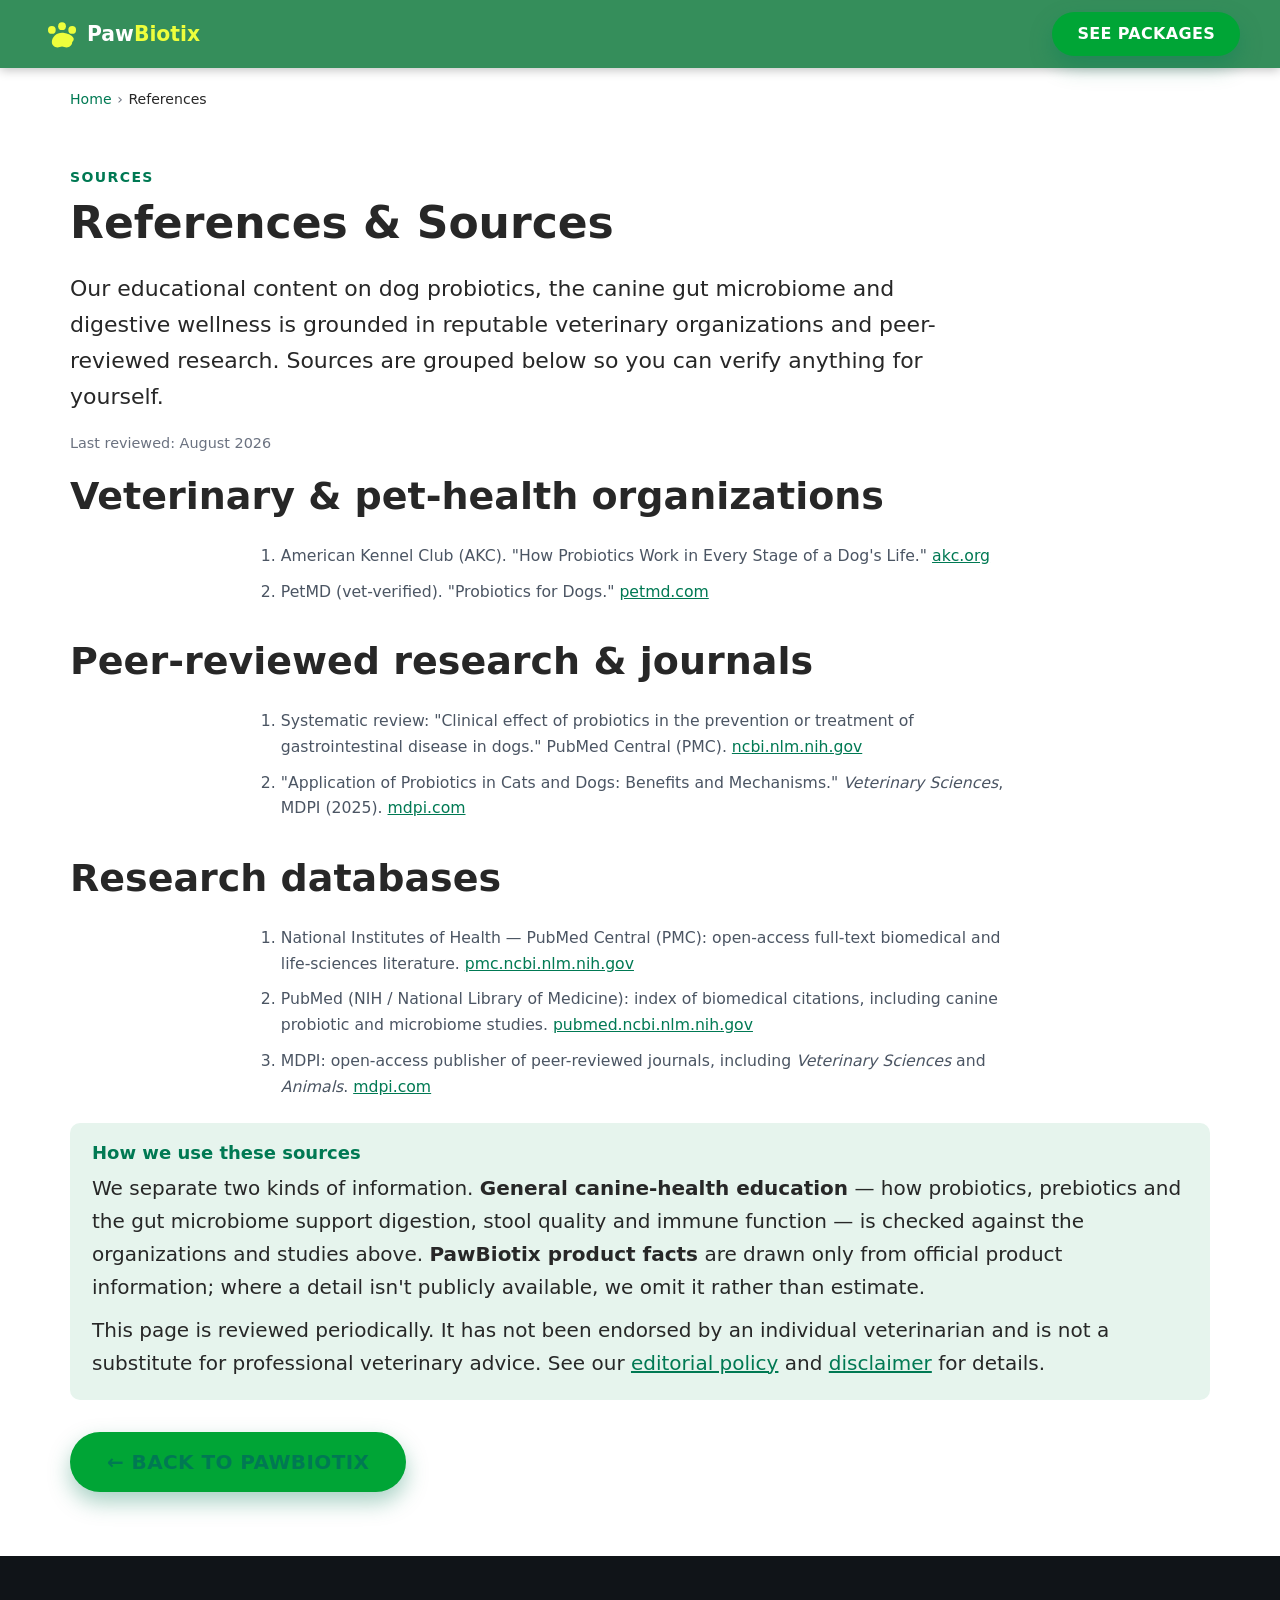
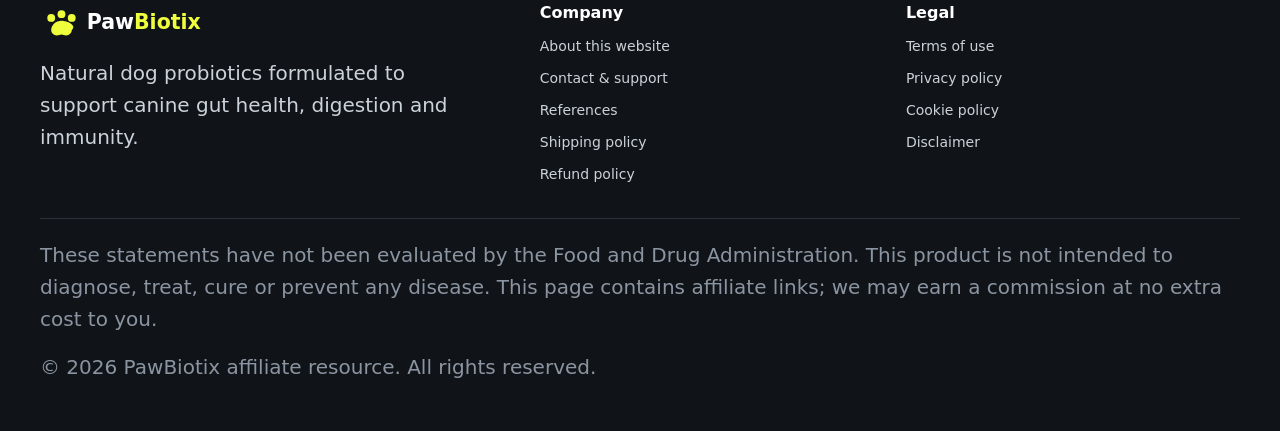
<file: references.html>
<!DOCTYPE html>
<html lang="en">
<head>
  <meta charset="UTF-8">
  <meta name="viewport" content="width=device-width, initial-scale=1">
  <title>References &amp; Sources | PawBiotix Dog Probiotics</title>
  <meta name="description" content="Scientific and veterinary references behind our canine gut-health content — American Kennel Club, PetMD, NIH/PMC, PubMed and MDPI journals — organized by category for easy verification.">
  <link rel="canonical" href="https://www.trypawbiotix.com/references">
  <meta name="robots" content="index, follow">
  <link rel="icon" href="/assets/img/favicon.svg" type="image/svg+xml">

  <meta property="og:type" content="website">
  <meta property="og:site_name" content="PawBiotix">
  <meta property="og:title" content="References &amp; Sources | PawBiotix Dog Probiotics">
  <meta property="og:description" content="Veterinary and peer-reviewed sources behind our canine gut-health content — AKC, PetMD, NIH/PMC, PubMed and MDPI.">
  <meta property="og:url" content="https://www.trypawbiotix.com/references">
  <meta property="og:image" content="https://www.trypawbiotix.com/assets/images/social/pawbiotix-dog-probiotics-og.png">
  <meta property="og:image:width" content="1200">
  <meta property="og:image:height" content="630">
  <meta property="og:image:alt" content="PawBiotix natural dog probiotics for gut health">
  <meta name="twitter:card" content="summary_large_image">
  <meta name="twitter:title" content="References &amp; Sources | PawBiotix Dog Probiotics">
  <meta name="twitter:description" content="Veterinary and peer-reviewed sources behind our canine gut-health content — AKC, PetMD, NIH/PMC, PubMed and MDPI.">
  <meta name="twitter:image" content="https://www.trypawbiotix.com/assets/images/social/pawbiotix-dog-probiotics-og.png">

  <link rel="stylesheet" href="/assets/css/styles.css?v=e5f5b834">

  <script type="application/ld+json">
  {
    "@context": "https://schema.org",
    "@type": "BreadcrumbList",
    "itemListElement": [
      { "@type": "ListItem", "position": 1, "name": "Home", "item": "https://www.trypawbiotix.com/" },
      { "@type": "ListItem", "position": 2, "name": "References" }
    ]
  }
  </script>
  <meta name="google-site-verification" content="39mpcWNOwx5dVPFLxJwKL_Y1eBZus1bSH98p0xWrcwU" />
  <meta name="msvalidate.01" content="FFF3E86B43D2DD8334E9320B713750BE" />
</head>
<body>
  <a class="skip-link" href="#main">Skip to main content</a>
  <header class="site-header"><div class="container"><nav class="nav" aria-label="Primary">
    <a class="nav__logo" href="/" aria-label="PawBiotix home"><img src="/assets/img/logo-white.svg" width="168" height="37" alt="PawBiotix Logo"></a>
    <a class="btn btn--primary nav__cta" href="/#pricing">See Packages</a>
  </nav></div></header>

  <nav class="crumbs" aria-label="Breadcrumb">
    <ol>
      <li><a href="/">Home</a></li>
      <li><span aria-current="page">References</span></li>
    </ol>
  </nav>

  <main id="main">
    <section class="section"><div class="container container--md prose">
      <div class="page-head">
        <span class="eyebrow" style="color:var(--g-deep)">Sources</span>
        <h1>References &amp; Sources</h1>
        <p class="lede">Our educational content on dog probiotics, the canine gut microbiome and digestive wellness is grounded in reputable veterinary organizations and peer-reviewed research. Sources are grouped below so you can verify anything for yourself.</p>
        <p class="updated">Last reviewed: August 2026</p>
      </div>

      <h2>Veterinary &amp; pet-health organizations</h2>
      <ol class="references">
        <li>American Kennel Club (AKC). "How Probiotics Work in Every Stage of a Dog's Life." <a href="https://www.akc.org/expert-advice/health/dog-probiotics-stages-of-life/" rel="nofollow noopener">akc.org</a></li>
        <li>PetMD (vet-verified). "Probiotics for Dogs." <a href="https://www.petmd.com/dog/vet-verified/best-probiotics-for-dogs" rel="nofollow noopener">petmd.com</a></li>
      </ol>

      <h2>Peer-reviewed research &amp; journals</h2>
      <ol class="references">
        <li>Systematic review: "Clinical effect of probiotics in the prevention or treatment of gastrointestinal disease in dogs." PubMed Central (PMC). <a href="https://pmc.ncbi.nlm.nih.gov/articles/PMC6766488/" rel="nofollow noopener">ncbi.nlm.nih.gov</a></li>
        <li>"Application of Probiotics in Cats and Dogs: Benefits and Mechanisms." <em>Veterinary Sciences</em>, MDPI (2025). <a href="https://www.mdpi.com/2306-7381/12/10/1008" rel="nofollow noopener">mdpi.com</a></li>
      </ol>

      <h2>Research databases</h2>
      <ol class="references">
        <li>National Institutes of Health &mdash; PubMed Central (PMC): open-access full-text biomedical and life-sciences literature. <a href="https://pmc.ncbi.nlm.nih.gov/" rel="nofollow noopener">pmc.ncbi.nlm.nih.gov</a></li>
        <li>PubMed (NIH / National Library of Medicine): index of biomedical citations, including canine probiotic and microbiome studies. <a href="https://pubmed.ncbi.nlm.nih.gov/?term=dog+probiotics+gut+microbiome" rel="nofollow noopener">pubmed.ncbi.nlm.nih.gov</a></li>
        <li>MDPI: open-access publisher of peer-reviewed journals, including <em>Veterinary Sciences</em> and <em>Animals</em>. <a href="https://www.mdpi.com/" rel="nofollow noopener">mdpi.com</a></li>
      </ol>

      <div class="callout">
        <h3>How we use these sources</h3>
        <p>We separate two kinds of information. <strong>General canine-health education</strong> &mdash; how probiotics, prebiotics and the gut microbiome support digestion, stool quality and immune function &mdash; is checked against the organizations and studies above. <strong>PawBiotix product facts</strong> are drawn only from official product information; where a detail isn't publicly available, we omit it rather than estimate.</p>
        <p style="margin-bottom:0">This page is reviewed periodically. It has not been endorsed by an individual veterinarian and is not a substitute for professional veterinary advice. See our <a href="/about">editorial policy</a> and <a href="/disclaimer">disclaimer</a> for details.</p>
      </div>

      <p style="margin-top:2rem"><a class="btn btn--primary" href="/">&larr; Back to PawBiotix</a></p>
    </div></section>
  </main>

  <footer class="site-footer">
    <div class="container">
      <div class="pagefoot__grid">
        <div>
          <img src="/assets/img/logo-white.svg" width="168" height="37" alt="PawBiotix Logo">
          <p style="margin-top:1rem;max-width:34ch">Natural dog probiotics formulated to support canine gut health, digestion and immunity.</p>
        </div>
        <nav aria-label="Company">
          <h2>Company</h2>
          <ul class="pagefoot__links footer__links">
            <li><a href="/about">About this website</a></li>
            <li><a href="/contact">Contact &amp; support</a></li>
            <li><a href="/references">References</a></li>
            <li><a href="/shipping">Shipping policy</a></li>
            <li><a href="/refund">Refund policy</a></li>
          </ul>
        </nav>
        <nav aria-label="Legal">
          <h2>Legal</h2>
          <ul class="pagefoot__links footer__links">
            <li><a href="/terms">Terms of use</a></li>
            <li><a href="/privacy">Privacy policy</a></li>
            <li><a href="/cookies">Cookie policy</a></li>
            <li><a href="/disclaimer">Disclaimer</a></li>
          </ul>
        </nav>
      </div>
      <div class="pagefoot__note">
        <p>These statements have not been evaluated by the Food and Drug Administration. This product is not intended to diagnose, treat, cure or prevent any disease. This page contains affiliate links; we may earn a commission at no extra cost to you.</p>
        <p>&copy; <span id="y">2026</span> PawBiotix affiliate resource. All rights reserved.</p>
      </div>
    </div>
  </footer>
  <script>document.getElementById('y').textContent=new Date().getFullYear();</script>
</body>
</html>
</file>
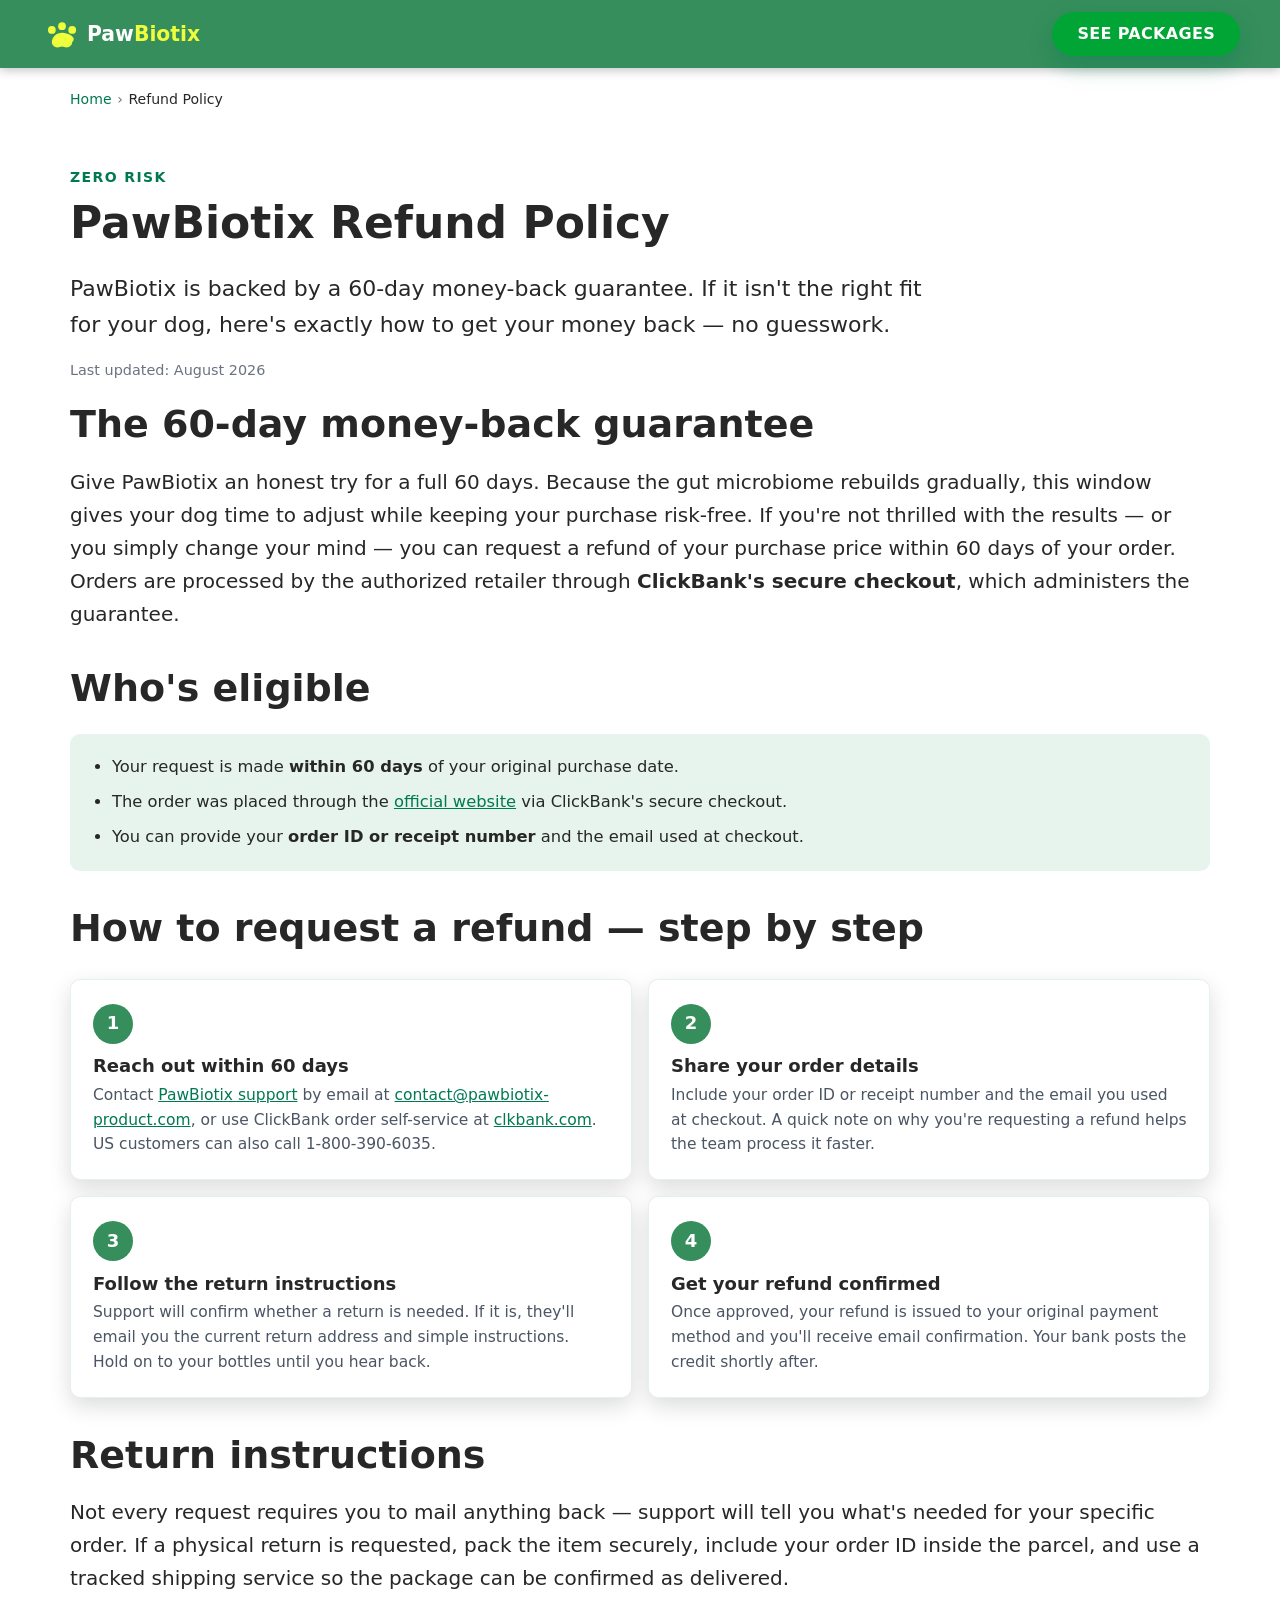
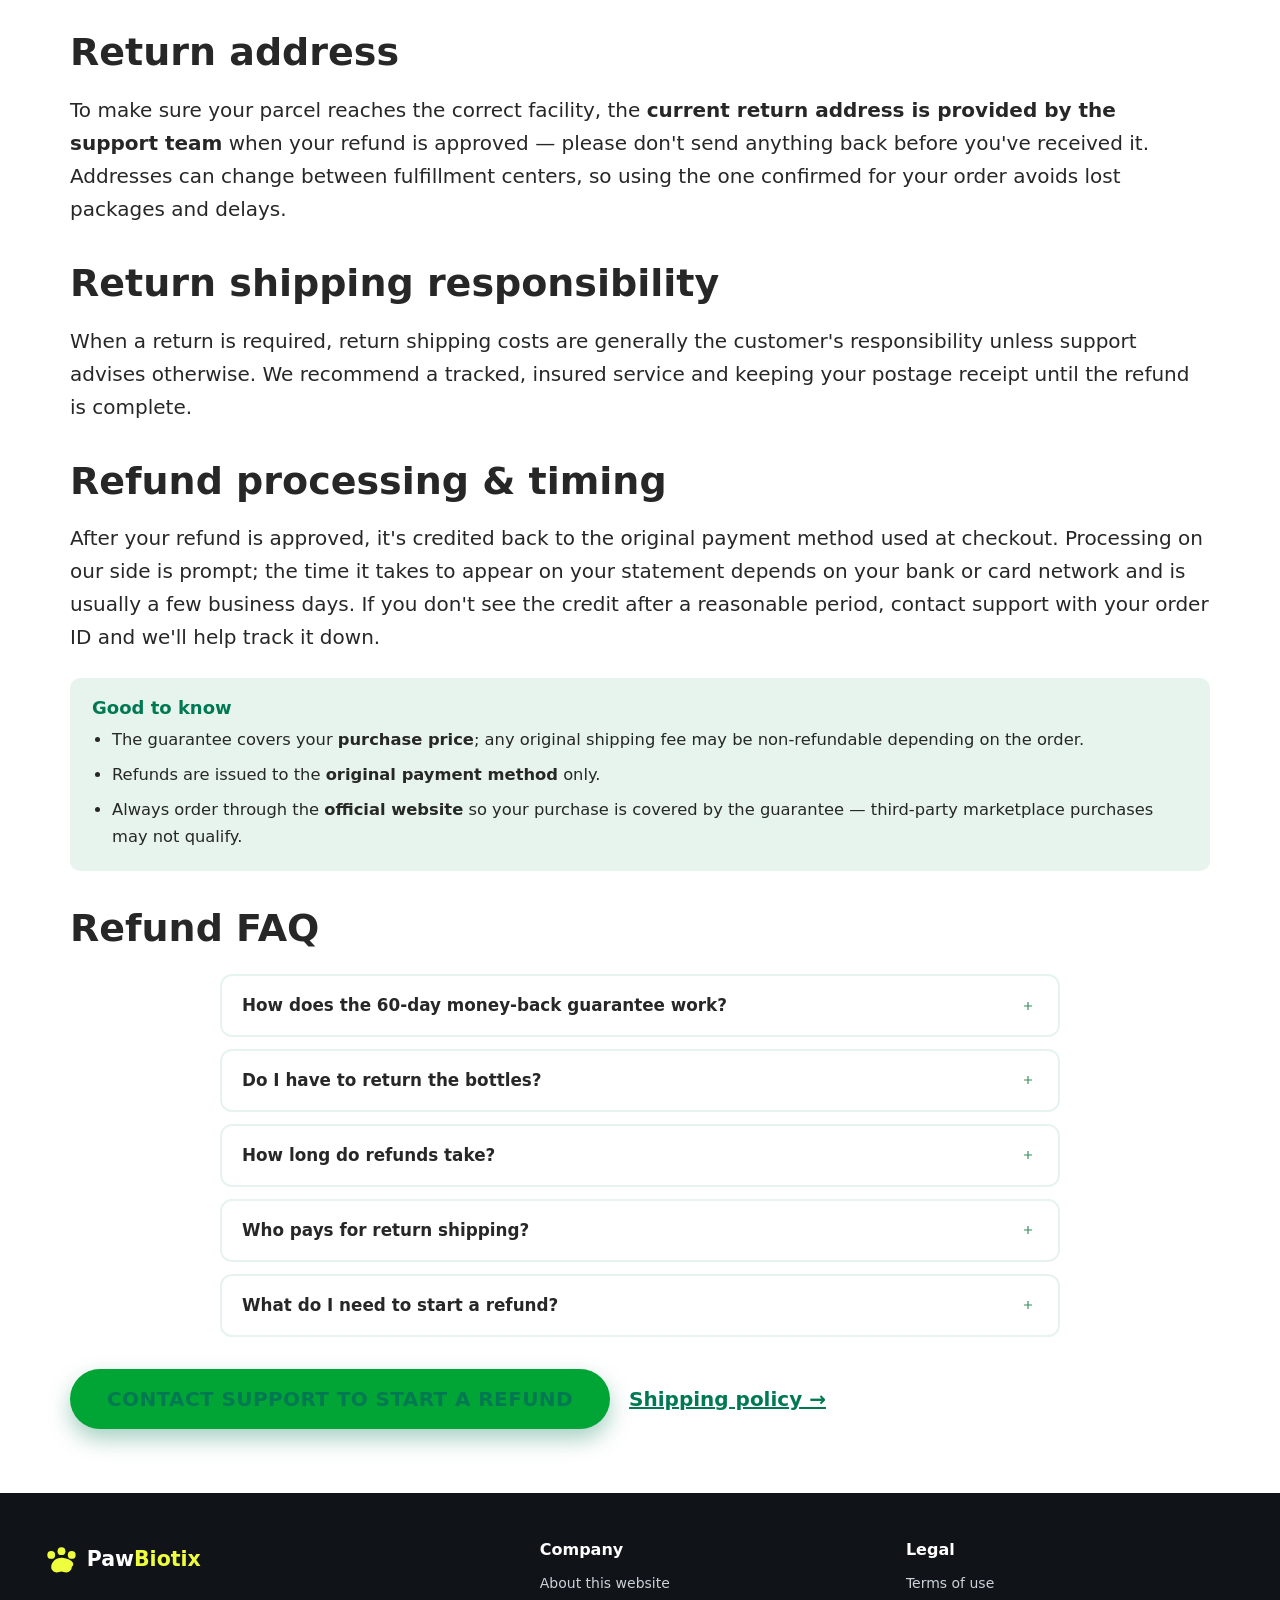
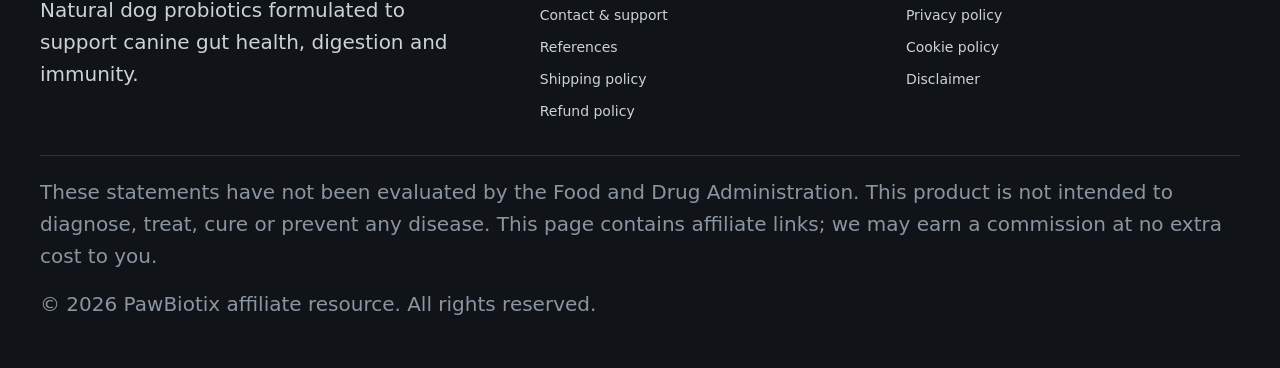
<file: refund.html>
<!DOCTYPE html>
<html lang="en">
<head>
  <meta charset="UTF-8">
  <meta name="viewport" content="width=device-width, initial-scale=1">
  <title>Refund Policy &amp; 60-Day Money-Back Guarantee | PawBiotix</title>
  <meta name="description" content="PawBiotix refund policy: how the 60-day money-back guarantee works, who's eligible, a step-by-step refund process, return instructions, processing times and return shipping responsibility.">
  <link rel="canonical" href="https://www.trypawbiotix.com/refund">
  <meta name="robots" content="index, follow">
  <link rel="icon" href="/assets/img/favicon.svg" type="image/svg+xml">

  <meta property="og:type" content="website">
  <meta property="og:site_name" content="PawBiotix">
  <meta property="og:title" content="Refund Policy &amp; 60-Day Money-Back Guarantee | PawBiotix">
  <meta property="og:description" content="How the PawBiotix 60-day money-back guarantee works — eligibility, step-by-step refund process, returns and processing times.">
  <meta property="og:url" content="https://www.trypawbiotix.com/refund">
  <meta property="og:image" content="https://www.trypawbiotix.com/assets/images/social/pawbiotix-dog-probiotics-og.png">
  <meta property="og:image:width" content="1200">
  <meta property="og:image:height" content="630">
  <meta property="og:image:alt" content="PawBiotix natural dog probiotics for gut health">
  <meta name="twitter:card" content="summary_large_image">
  <meta name="twitter:title" content="Refund Policy &amp; 60-Day Money-Back Guarantee | PawBiotix">
  <meta name="twitter:description" content="How the PawBiotix 60-day money-back guarantee works — eligibility, step-by-step refund process, returns and processing times.">
  <meta name="twitter:image" content="https://www.trypawbiotix.com/assets/images/social/pawbiotix-dog-probiotics-og.png">

  <link rel="stylesheet" href="/assets/css/styles.css?v=e5f5b834">

  <script type="application/ld+json">
  {
    "@context": "https://schema.org",
    "@graph": [
      {
        "@type": "BreadcrumbList",
        "itemListElement": [
          { "@type": "ListItem", "position": 1, "name": "Home", "item": "https://www.trypawbiotix.com/" },
          { "@type": "ListItem", "position": 2, "name": "Refund Policy" }
        ]
      },
      {
        "@type": "FAQPage",
        "mainEntity": [
          { "@type": "Question", "name": "How does the 60-day money-back guarantee work?",
            "acceptedAnswer": { "@type": "Answer", "text": "Every PawBiotix order is backed by a 60-day money-back guarantee. If you're not satisfied, contact support within 60 days of your purchase date to request a refund of your purchase price." } },
          { "@type": "Question", "name": "Do I have to return the bottles to get a refund?",
            "acceptedAnswer": { "@type": "Answer", "text": "Support will confirm what's needed when you start your request. If a return is required, they'll provide the current return address and instructions. Keep your bottles until you've been told how to proceed." } },
          { "@type": "Question", "name": "How long do refunds take to process?",
            "acceptedAnswer": { "@type": "Answer", "text": "Once your refund is approved it's issued to your original payment method. Banks and card networks typically take a few business days to post the credit to your statement." } },
          { "@type": "Question", "name": "Who pays for return shipping?",
            "acceptedAnswer": { "@type": "Answer", "text": "If a physical return is requested, the cost of return shipping is generally the customer's responsibility unless support tells you otherwise. Use a tracked service and keep your receipt." } }
        ]
      }
    ]
  }
  </script>
  <meta name="google-site-verification" content="39mpcWNOwx5dVPFLxJwKL_Y1eBZus1bSH98p0xWrcwU" />
  <meta name="msvalidate.01" content="FFF3E86B43D2DD8334E9320B713750BE" />
</head>
<body>
  <a class="skip-link" href="#main">Skip to main content</a>
  <header class="site-header"><div class="container"><nav class="nav" aria-label="Primary">
    <a class="nav__logo" href="/" aria-label="PawBiotix home"><img src="/assets/img/logo-white.svg" width="168" height="37" alt="PawBiotix Logo"></a>
    <a class="btn btn--primary nav__cta" href="/#pricing">See Packages</a>
  </nav></div></header>

  <nav class="crumbs" aria-label="Breadcrumb">
    <ol>
      <li><a href="/">Home</a></li>
      <li><span aria-current="page">Refund Policy</span></li>
    </ol>
  </nav>

  <main id="main">
    <section class="section"><div class="container container--md prose">
      <div class="page-head">
        <span class="eyebrow" style="color:var(--g-deep)">Zero risk</span>
        <h1>PawBiotix Refund Policy</h1>
        <p class="lede">PawBiotix is backed by a 60-day money-back guarantee. If it isn't the right fit for your dog, here's exactly how to get your money back &mdash; no guesswork.</p>
        <p class="updated">Last updated: August 2026</p>
      </div>

      <h2>The 60-day money-back guarantee</h2>
      <p>Give PawBiotix an honest try for a full 60 days. Because the gut microbiome rebuilds gradually, this window gives your dog time to adjust while keeping your purchase risk-free. If you're not thrilled with the results &mdash; or you simply change your mind &mdash; you can request a refund of your purchase price within 60 days of your order. Orders are processed by the authorized retailer through <strong>ClickBank's secure checkout</strong>, which administers the guarantee.</p>

      <h2>Who's eligible</h2>
      <div class="callout">
        <ul class="panel-list">
          <li>Your request is made <strong>within 60 days</strong> of your original purchase date.</li>
          <li>The order was placed through the <a href="/#pricing">official website</a> via ClickBank's secure checkout.</li>
          <li>You can provide your <strong>order ID or receipt number</strong> and the email used at checkout.</li>
        </ul>
      </div>

      <h2>How to request a refund &mdash; step by step</h2>
      <div class="num-steps">
        <article class="num-step">
          <h3>Reach out within 60 days</h3>
          <p>Contact <a href="/contact">PawBiotix support</a> by email at <a href="mailto:contact@pawbiotix-product.com">contact@pawbiotix-product.com</a>, or use ClickBank order self-service at <a href="https://www.clkbank.com" target="_blank" rel="nofollow noopener">clkbank.com</a>. US customers can also call 1-800-390-6035.</p>
        </article>
        <article class="num-step">
          <h3>Share your order details</h3>
          <p>Include your order ID or receipt number and the email you used at checkout. A quick note on why you're requesting a refund helps the team process it faster.</p>
        </article>
        <article class="num-step">
          <h3>Follow the return instructions</h3>
          <p>Support will confirm whether a return is needed. If it is, they'll email you the current return address and simple instructions. Hold on to your bottles until you hear back.</p>
        </article>
        <article class="num-step">
          <h3>Get your refund confirmed</h3>
          <p>Once approved, your refund is issued to your original payment method and you'll receive email confirmation. Your bank posts the credit shortly after.</p>
        </article>
      </div>

      <h2>Return instructions</h2>
      <p>Not every request requires you to mail anything back &mdash; support will tell you what's needed for your specific order. If a physical return is requested, pack the item securely, include your order ID inside the parcel, and use a tracked shipping service so the package can be confirmed as delivered.</p>

      <h2>Return address</h2>
      <p>To make sure your parcel reaches the correct facility, the <strong>current return address is provided by the support team</strong> when your refund is approved &mdash; please don't send anything back before you've received it. Addresses can change between fulfillment centers, so using the one confirmed for your order avoids lost packages and delays.</p>

      <h2>Return shipping responsibility</h2>
      <p>When a return is required, return shipping costs are generally the customer's responsibility unless support advises otherwise. We recommend a tracked, insured service and keeping your postage receipt until the refund is complete.</p>

      <h2>Refund processing &amp; timing</h2>
      <p>After your refund is approved, it's credited back to the original payment method used at checkout. Processing on our side is prompt; the time it takes to appear on your statement depends on your bank or card network and is usually a few business days. If you don't see the credit after a reasonable period, contact support with your order ID and we'll help track it down.</p>

      <div class="callout">
        <h3>Good to know</h3>
        <ul class="panel-list">
          <li>The guarantee covers your <strong>purchase price</strong>; any original shipping fee may be non-refundable depending on the order.</li>
          <li>Refunds are issued to the <strong>original payment method</strong> only.</li>
          <li>Always order through the <strong>official website</strong> so your purchase is covered by the guarantee &mdash; third-party marketplace purchases may not qualify.</li>
        </ul>
      </div>

      <h2>Refund FAQ</h2>
      <div class="qa">
        <details>
          <summary>How does the 60-day money-back guarantee work?</summary>
          <div class="qa__a"><p>If you're not satisfied, contact support within 60 days of your purchase date to request a refund of your purchase price. The guarantee is administered through ClickBank's secure checkout.</p></div>
        </details>
        <details>
          <summary>Do I have to return the bottles?</summary>
          <div class="qa__a"><p>Support confirms what's needed when you start your request. If a return is required, they'll send the current return address and instructions &mdash; keep your bottles until then.</p></div>
        </details>
        <details>
          <summary>How long do refunds take?</summary>
          <div class="qa__a"><p>Once approved, the refund goes back to your original payment method. Banks and card networks usually take a few business days to post the credit.</p></div>
        </details>
        <details>
          <summary>Who pays for return shipping?</summary>
          <div class="qa__a"><p>If a physical return is requested, return shipping is generally the customer's responsibility unless support says otherwise. Use a tracked service and keep the receipt.</p></div>
        </details>
        <details>
          <summary>What do I need to start a refund?</summary>
          <div class="qa__a"><p>Your order ID or receipt number and the email used at checkout. See the <a href="/contact">contact page</a> for every way to reach support.</p></div>
        </details>
      </div>

      <p style="margin-top:2rem"><a class="btn btn--primary" href="/contact">Contact support to start a refund</a> &nbsp; <a href="/shipping" style="color:var(--g-deep);font-weight:700">Shipping policy &rarr;</a></p>
    </div></section>
  </main>

  <footer class="site-footer">
    <div class="container">
      <div class="pagefoot__grid">
        <div>
          <img src="/assets/img/logo-white.svg" width="168" height="37" alt="PawBiotix Logo">
          <p style="margin-top:1rem;max-width:34ch">Natural dog probiotics formulated to support canine gut health, digestion and immunity.</p>
        </div>
        <nav aria-label="Company">
          <h2>Company</h2>
          <ul class="pagefoot__links footer__links">
            <li><a href="/about">About this website</a></li>
            <li><a href="/contact">Contact &amp; support</a></li>
            <li><a href="/references">References</a></li>
            <li><a href="/shipping">Shipping policy</a></li>
            <li><a href="/refund">Refund policy</a></li>
          </ul>
        </nav>
        <nav aria-label="Legal">
          <h2>Legal</h2>
          <ul class="pagefoot__links footer__links">
            <li><a href="/terms">Terms of use</a></li>
            <li><a href="/privacy">Privacy policy</a></li>
            <li><a href="/cookies">Cookie policy</a></li>
            <li><a href="/disclaimer">Disclaimer</a></li>
          </ul>
        </nav>
      </div>
      <div class="pagefoot__note">
        <p>These statements have not been evaluated by the Food and Drug Administration. This product is not intended to diagnose, treat, cure or prevent any disease. This page contains affiliate links; we may earn a commission at no extra cost to you.</p>
        <p>&copy; <span id="y">2026</span> PawBiotix affiliate resource. All rights reserved.</p>
      </div>
    </div>
  </footer>
  <script>document.getElementById('y').textContent=new Date().getFullYear();</script>
</body>
</html>
</file>
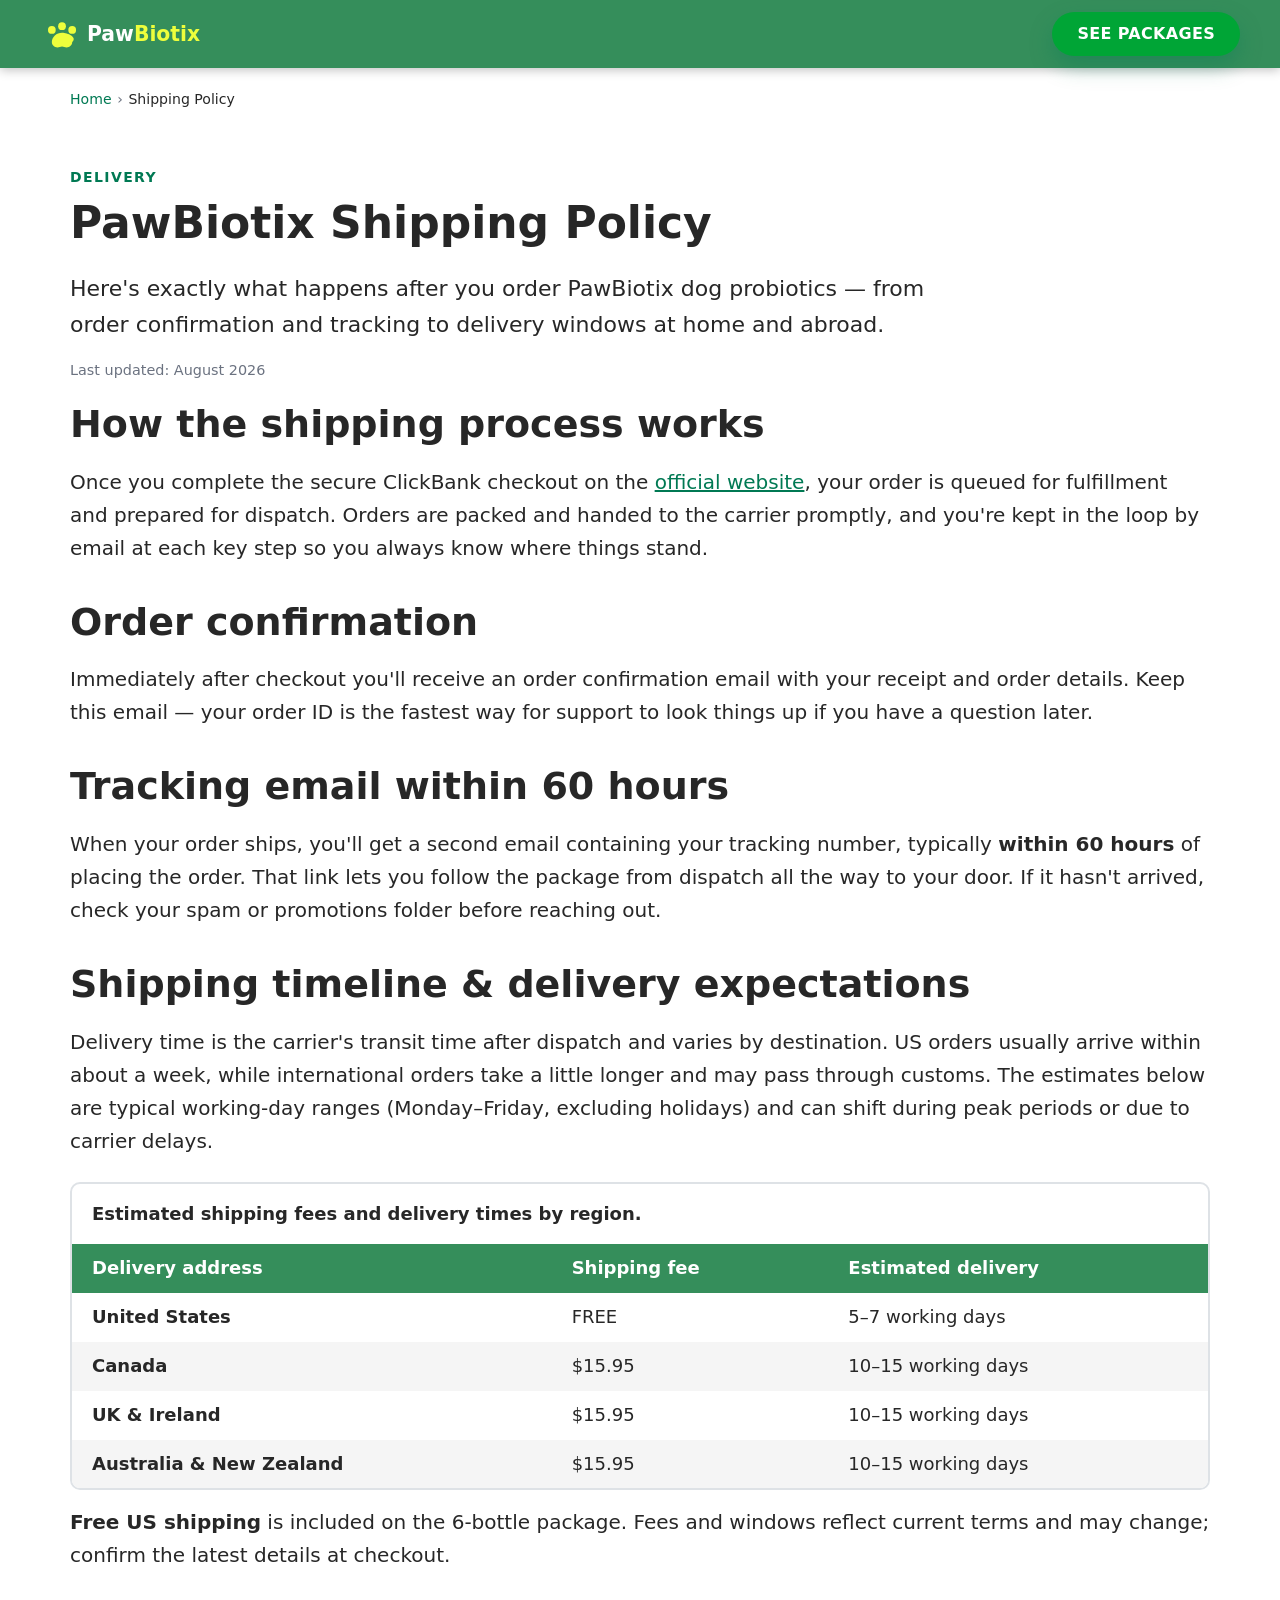
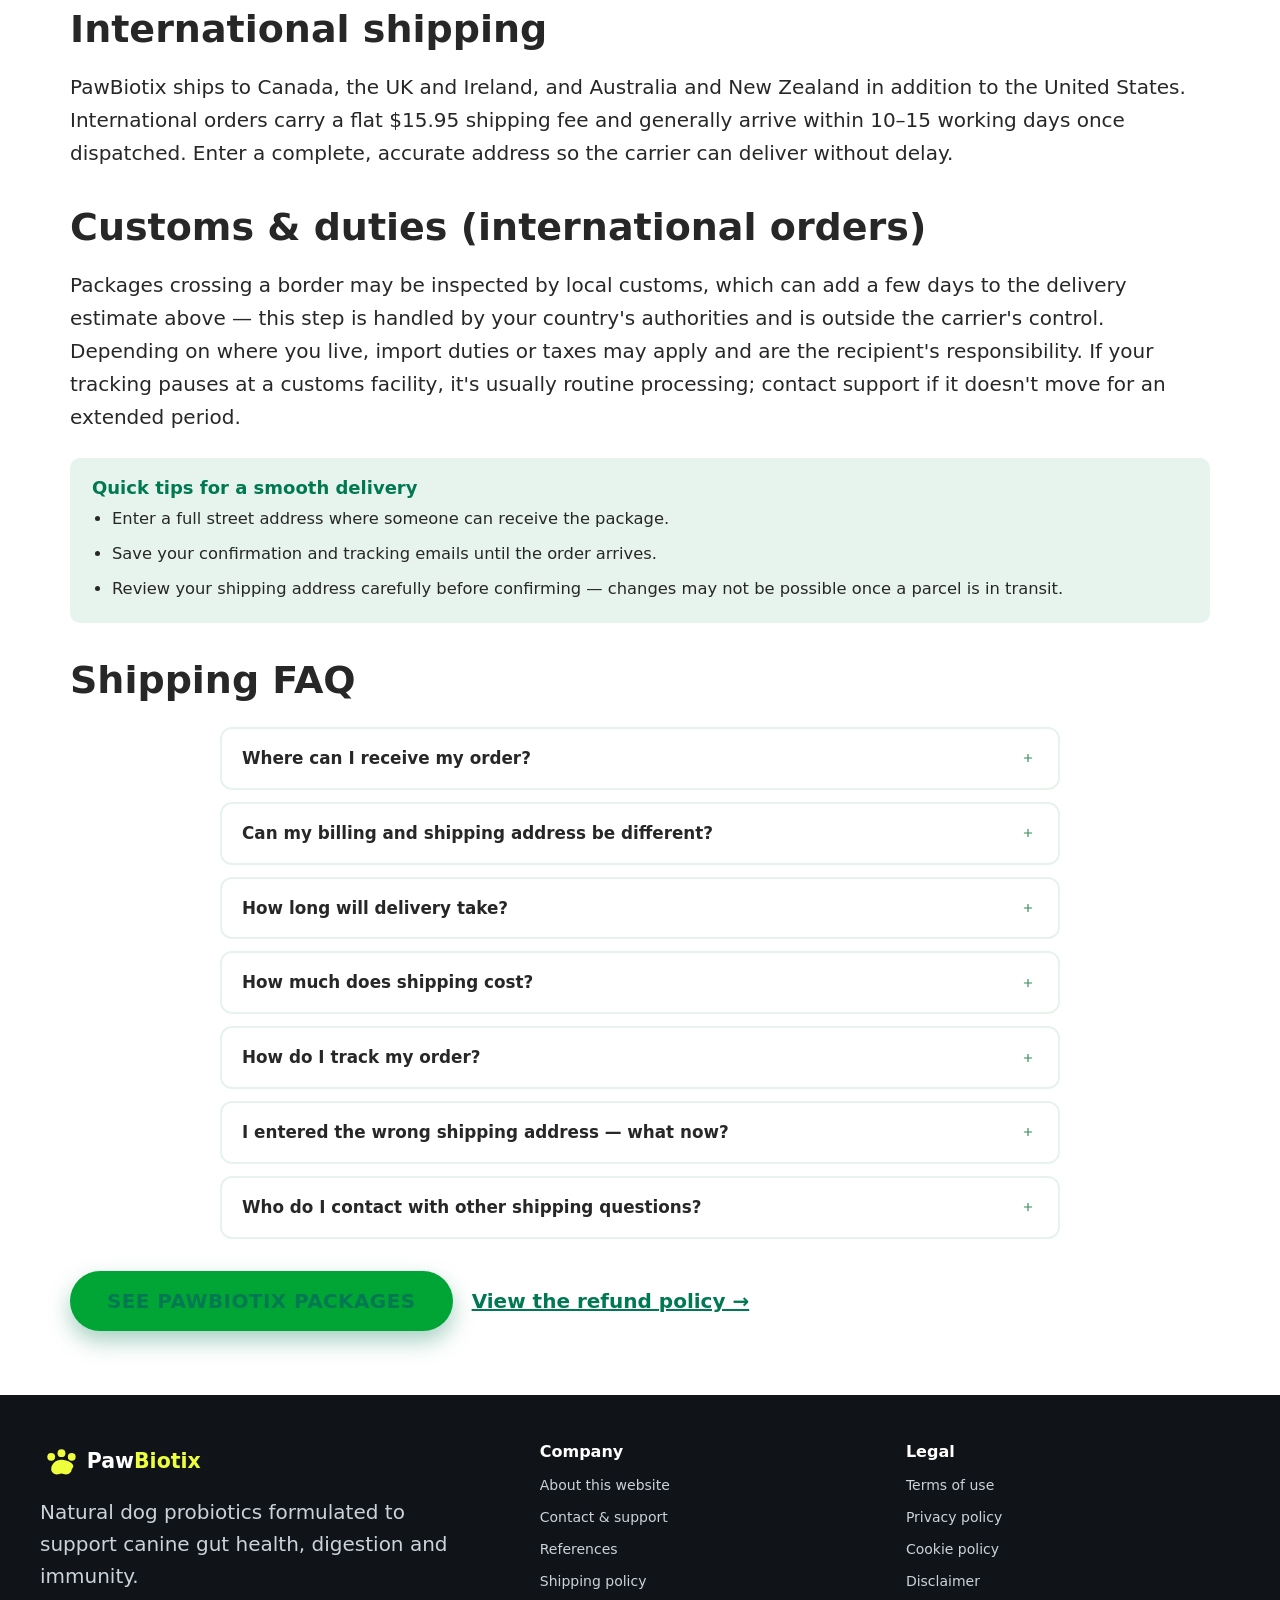
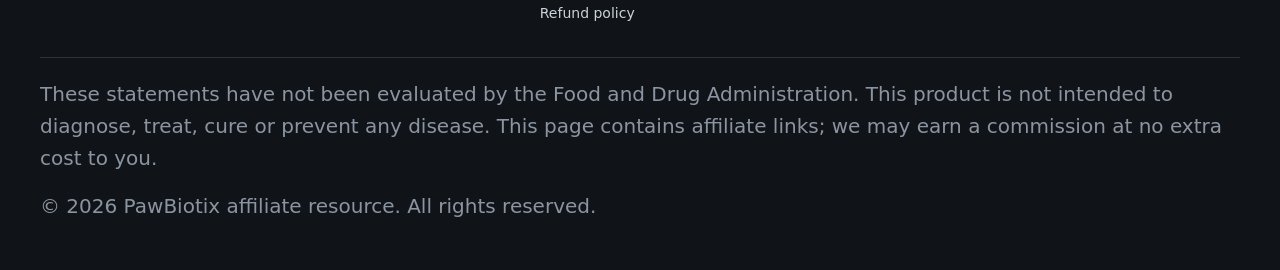
<file: shipping.html>
<!DOCTYPE html>
<html lang="en">
<head>
  <meta charset="UTF-8">
  <meta name="viewport" content="width=device-width, initial-scale=1">
  <title>Shipping Policy | PawBiotix Dog Probiotics</title>
  <meta name="description" content="PawBiotix shipping policy: order confirmation, tracking within 60 hours, delivery timelines for the US, Canada, UK &amp; Ireland, Australia &amp; New Zealand, plus international customs guidance.">
  <link rel="canonical" href="https://www.trypawbiotix.com/shipping">
  <meta name="robots" content="index, follow">
  <link rel="icon" href="/assets/img/favicon.svg" type="image/svg+xml">

  <meta property="og:type" content="website">
  <meta property="og:site_name" content="PawBiotix">
  <meta property="og:title" content="Shipping Policy | PawBiotix Dog Probiotics">
  <meta property="og:description" content="Order confirmation, tracking within 60 hours, and delivery timelines for the US and international orders.">
  <meta property="og:url" content="https://www.trypawbiotix.com/shipping">
  <meta property="og:image" content="https://www.trypawbiotix.com/assets/images/social/pawbiotix-dog-probiotics-og.png">
  <meta property="og:image:width" content="1200">
  <meta property="og:image:height" content="630">
  <meta property="og:image:alt" content="PawBiotix natural dog probiotics for gut health">
  <meta name="twitter:card" content="summary_large_image">
  <meta name="twitter:title" content="Shipping Policy | PawBiotix Dog Probiotics">
  <meta name="twitter:description" content="Order confirmation, tracking within 60 hours, and delivery timelines for the US and international orders.">
  <meta name="twitter:image" content="https://www.trypawbiotix.com/assets/images/social/pawbiotix-dog-probiotics-og.png">

  <link rel="stylesheet" href="/assets/css/styles.css?v=e5f5b834">

  <script type="application/ld+json">
  {
    "@context": "https://schema.org",
    "@graph": [
      {
        "@type": "BreadcrumbList",
        "itemListElement": [
          { "@type": "ListItem", "position": 1, "name": "Home", "item": "https://www.trypawbiotix.com/" },
          { "@type": "ListItem", "position": 2, "name": "Shipping Policy" }
        ]
      },
      {
        "@type": "FAQPage",
        "mainEntity": [
          { "@type": "Question", "name": "Where can I receive my PawBiotix order?",
            "acceptedAnswer": { "@type": "Answer", "text": "PawBiotix ships to the United States, Canada, the UK and Ireland, and Australia and New Zealand. Enter a complete street address where someone can receive the package; delivery windows vary by destination." } },
          { "@type": "Question", "name": "Can my billing and shipping address be different?",
            "acceptedAnswer": { "@type": "Answer", "text": "Yes. Your billing address must match your payment method, but your order can ship to a separate delivery address. Double-check the shipping address at checkout before you confirm." } },
          { "@type": "Question", "name": "How long does delivery take?",
            "acceptedAnswer": { "@type": "Answer", "text": "US orders typically arrive in about 5 to 7 working days. Canada, the UK and Ireland, and Australia and New Zealand generally take about 10 to 15 working days, plus any customs processing." } },
          { "@type": "Question", "name": "How much does shipping cost?",
            "acceptedAnswer": { "@type": "Answer", "text": "US shipping is free. Canada, the UK and Ireland, and Australia and New Zealand have a flat shipping fee of $15.95. The 6-bottle package also ships free within the US." } },
          { "@type": "Question", "name": "How do I track my order?",
            "acceptedAnswer": { "@type": "Answer", "text": "After your order ships you'll receive a confirmation email with a tracking number, typically within 60 hours of ordering. Use that link to follow your package to delivery." } },
          { "@type": "Question", "name": "What if I entered the wrong shipping address?",
            "acceptedAnswer": { "@type": "Answer", "text": "Contact support as soon as possible. If the order hasn't shipped yet, the address can usually be corrected. Once a package is in transit, changes may not be possible, so please review your address carefully at checkout." } }
        ]
      }
    ]
  }
  </script>
  <meta name="google-site-verification" content="39mpcWNOwx5dVPFLxJwKL_Y1eBZus1bSH98p0xWrcwU" />
  <meta name="msvalidate.01" content="FFF3E86B43D2DD8334E9320B713750BE" />
</head>
<body>
  <a class="skip-link" href="#main">Skip to main content</a>
  <header class="site-header"><div class="container"><nav class="nav" aria-label="Primary">
    <a class="nav__logo" href="/" aria-label="PawBiotix home"><img src="/assets/img/logo-white.svg" width="168" height="37" alt="PawBiotix Logo"></a>
    <a class="btn btn--primary nav__cta" href="/#pricing">See Packages</a>
  </nav></div></header>

  <nav class="crumbs" aria-label="Breadcrumb">
    <ol>
      <li><a href="/">Home</a></li>
      <li><span aria-current="page">Shipping Policy</span></li>
    </ol>
  </nav>

  <main id="main">
    <section class="section"><div class="container container--md prose">
      <div class="page-head">
        <span class="eyebrow" style="color:var(--g-deep)">Delivery</span>
        <h1>PawBiotix Shipping Policy</h1>
        <p class="lede">Here's exactly what happens after you order PawBiotix dog probiotics &mdash; from order confirmation and tracking to delivery windows at home and abroad.</p>
        <p class="updated">Last updated: August 2026</p>
      </div>

      <h2>How the shipping process works</h2>
      <p>Once you complete the secure ClickBank checkout on the <a href="/#pricing">official website</a>, your order is queued for fulfillment and prepared for dispatch. Orders are packed and handed to the carrier promptly, and you're kept in the loop by email at each key step so you always know where things stand.</p>

      <h2>Order confirmation</h2>
      <p>Immediately after checkout you'll receive an order confirmation email with your receipt and order details. Keep this email &mdash; your order ID is the fastest way for support to look things up if you have a question later.</p>

      <h2>Tracking email within 60 hours</h2>
      <p>When your order ships, you'll get a second email containing your tracking number, typically <strong>within 60 hours</strong> of placing the order. That link lets you follow the package from dispatch all the way to your door. If it hasn't arrived, check your spam or promotions folder before reaching out.</p>

      <h2>Shipping timeline &amp; delivery expectations</h2>
      <p>Delivery time is the carrier's transit time after dispatch and varies by destination. US orders usually arrive within about a week, while international orders take a little longer and may pass through customs. The estimates below are typical working-day ranges (Monday&ndash;Friday, excluding holidays) and can shift during peak periods or due to carrier delays.</p>

      <div class="table-wrap" style="margin-top:1.5rem">
        <table class="shipping">
          <caption>Estimated shipping fees and delivery times by region.</caption>
          <thead>
            <tr><th scope="col">Delivery address</th><th scope="col">Shipping fee</th><th scope="col">Estimated delivery</th></tr>
          </thead>
          <tbody>
            <tr><th scope="row">United States</th><td>FREE</td><td>5&ndash;7 working days</td></tr>
            <tr><th scope="row">Canada</th><td>$15.95</td><td>10&ndash;15 working days</td></tr>
            <tr><th scope="row">UK &amp; Ireland</th><td>$15.95</td><td>10&ndash;15 working days</td></tr>
            <tr><th scope="row">Australia &amp; New Zealand</th><td>$15.95</td><td>10&ndash;15 working days</td></tr>
          </tbody>
        </table>
      </div>
      <p style="margin-top:1rem"><strong>Free US shipping</strong> is included on the 6-bottle package. Fees and windows reflect current terms and may change; confirm the latest details at checkout.</p>

      <h2>International shipping</h2>
      <p>PawBiotix ships to Canada, the UK and Ireland, and Australia and New Zealand in addition to the United States. International orders carry a flat $15.95 shipping fee and generally arrive within 10&ndash;15 working days once dispatched. Enter a complete, accurate address so the carrier can deliver without delay.</p>

      <h2>Customs &amp; duties (international orders)</h2>
      <p>Packages crossing a border may be inspected by local customs, which can add a few days to the delivery estimate above &mdash; this step is handled by your country's authorities and is outside the carrier's control. Depending on where you live, import duties or taxes may apply and are the recipient's responsibility. If your tracking pauses at a customs facility, it's usually routine processing; contact support if it doesn't move for an extended period.</p>

      <div class="callout">
        <h3>Quick tips for a smooth delivery</h3>
        <ul class="panel-list">
          <li>Enter a full street address where someone can receive the package.</li>
          <li>Save your confirmation and tracking emails until the order arrives.</li>
          <li>Review your shipping address carefully before confirming &mdash; changes may not be possible once a parcel is in transit.</li>
        </ul>
      </div>

      <h2>Shipping FAQ</h2>
      <div class="qa">
        <details>
          <summary>Where can I receive my order?</summary>
          <div class="qa__a"><p>We ship to the United States, Canada, the UK and Ireland, and Australia and New Zealand. Provide a complete street address where the package can be received.</p></div>
        </details>
        <details>
          <summary>Can my billing and shipping address be different?</summary>
          <div class="qa__a"><p>Yes. Your billing address needs to match your payment method, but the order can ship somewhere else. Just confirm the shipping address at checkout before you place the order.</p></div>
        </details>
        <details>
          <summary>How long will delivery take?</summary>
          <div class="qa__a"><p>US orders typically arrive in about 5&ndash;7 working days. Canada, the UK and Ireland, and Australia and New Zealand usually take about 10&ndash;15 working days, plus any customs processing.</p></div>
        </details>
        <details>
          <summary>How much does shipping cost?</summary>
          <div class="qa__a"><p>US shipping is free. International destinations have a flat $15.95 fee, and the 6-bottle package ships free within the US.</p></div>
        </details>
        <details>
          <summary>How do I track my order?</summary>
          <div class="qa__a"><p>You'll receive a tracking number by email once your order ships, typically within 60 hours. Use that link to follow the package to delivery.</p></div>
        </details>
        <details>
          <summary>I entered the wrong shipping address &mdash; what now?</summary>
          <div class="qa__a"><p>Contact <a href="/contact">support</a> right away. If the order hasn't shipped, the address can usually be corrected; once it's in transit, changes may not be possible.</p></div>
        </details>
        <details>
          <summary>Who do I contact with other shipping questions?</summary>
          <div class="qa__a"><p>Reach us through the channels on our <a href="/contact">contact page</a> &mdash; email product support, use ClickBank order self-service, or call the toll-free (US) or international line.</p></div>
        </details>
      </div>

      <p style="margin-top:2rem"><a class="btn btn--primary" href="/#pricing">See PawBiotix packages</a> &nbsp; <a href="/refund" style="color:var(--g-deep);font-weight:700">View the refund policy &rarr;</a></p>
    </div></section>
  </main>

  <footer class="site-footer">
    <div class="container">
      <div class="pagefoot__grid">
        <div>
          <img src="/assets/img/logo-white.svg" width="168" height="37" alt="PawBiotix Logo">
          <p style="margin-top:1rem;max-width:34ch">Natural dog probiotics formulated to support canine gut health, digestion and immunity.</p>
        </div>
        <nav aria-label="Company">
          <h2>Company</h2>
          <ul class="pagefoot__links footer__links">
            <li><a href="/about">About this website</a></li>
            <li><a href="/contact">Contact &amp; support</a></li>
            <li><a href="/references">References</a></li>
            <li><a href="/shipping">Shipping policy</a></li>
            <li><a href="/refund">Refund policy</a></li>
          </ul>
        </nav>
        <nav aria-label="Legal">
          <h2>Legal</h2>
          <ul class="pagefoot__links footer__links">
            <li><a href="/terms">Terms of use</a></li>
            <li><a href="/privacy">Privacy policy</a></li>
            <li><a href="/cookies">Cookie policy</a></li>
            <li><a href="/disclaimer">Disclaimer</a></li>
          </ul>
        </nav>
      </div>
      <div class="pagefoot__note">
        <p>These statements have not been evaluated by the Food and Drug Administration. This product is not intended to diagnose, treat, cure or prevent any disease. This page contains affiliate links; we may earn a commission at no extra cost to you.</p>
        <p>&copy; <span id="y">2026</span> PawBiotix affiliate resource. All rights reserved.</p>
      </div>
    </div>
  </footer>
  <script>document.getElementById('y').textContent=new Date().getFullYear();</script>
</body>
</html>
</file>
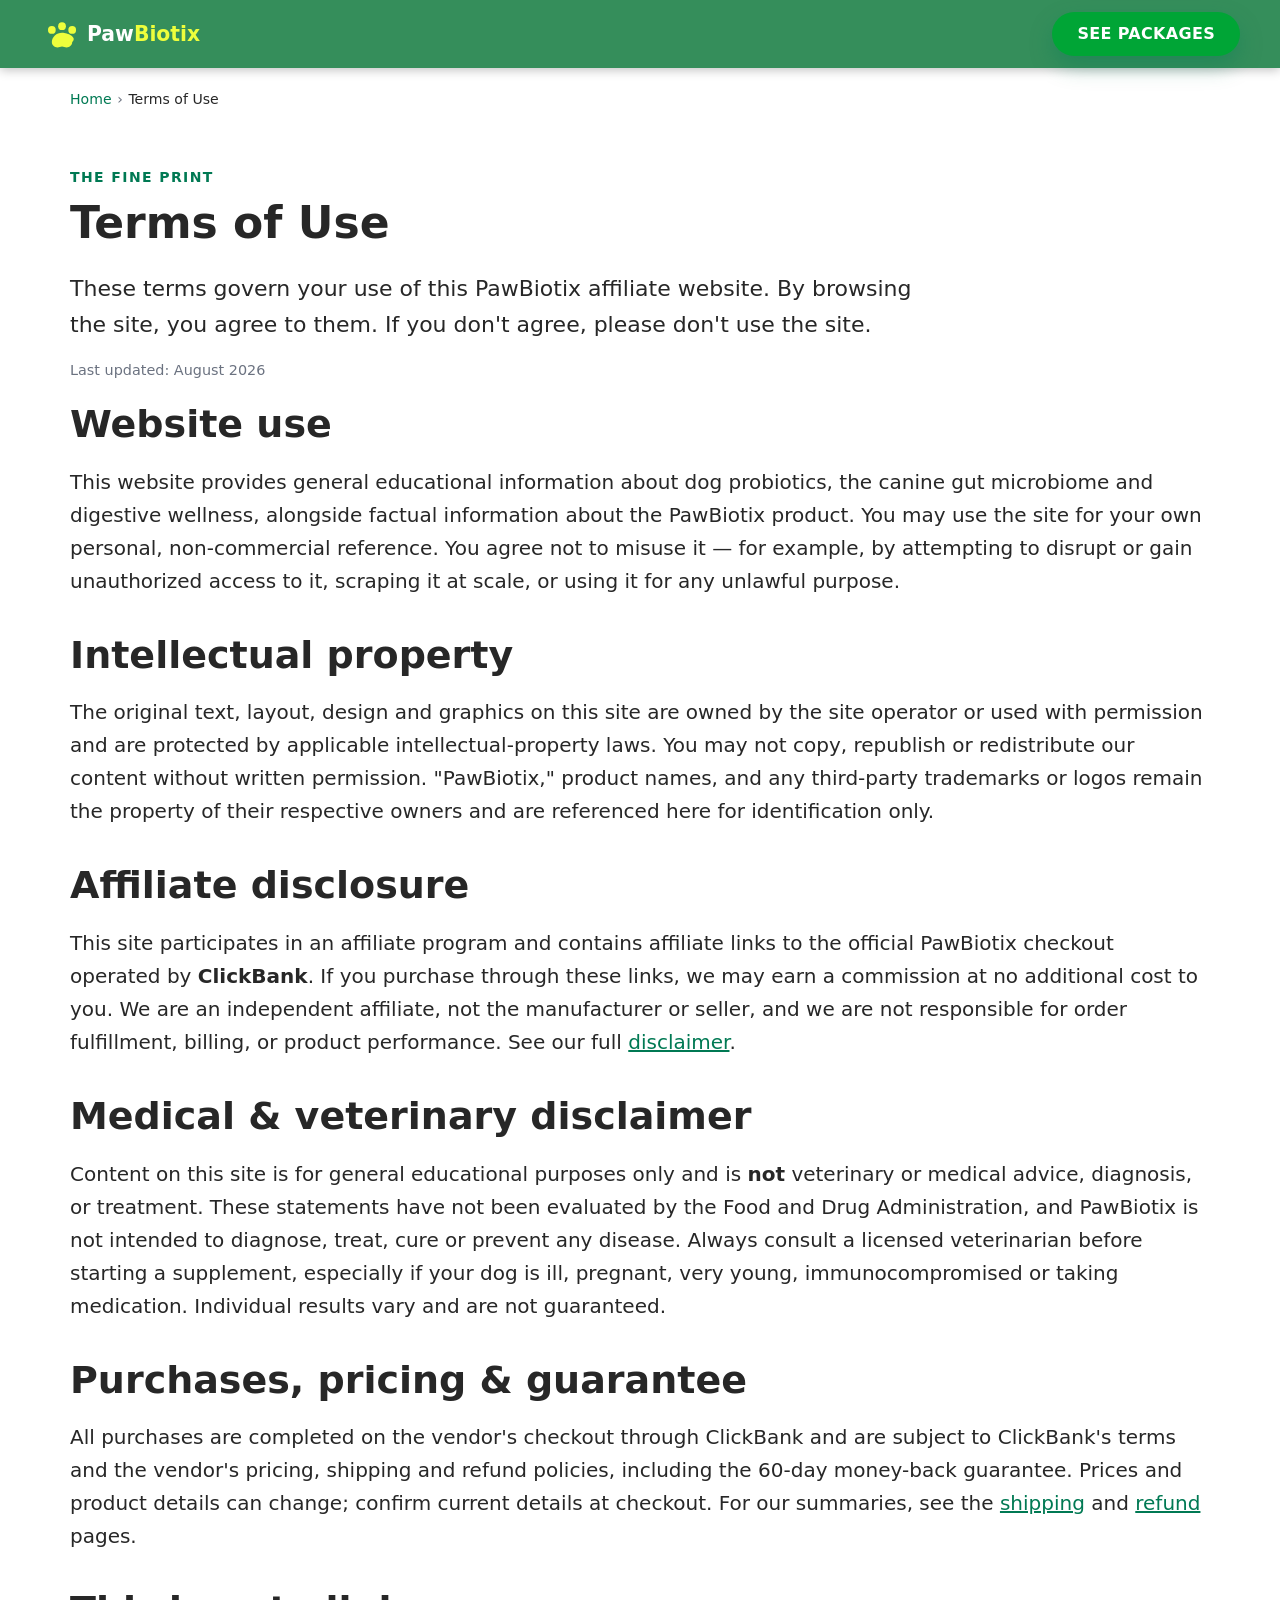
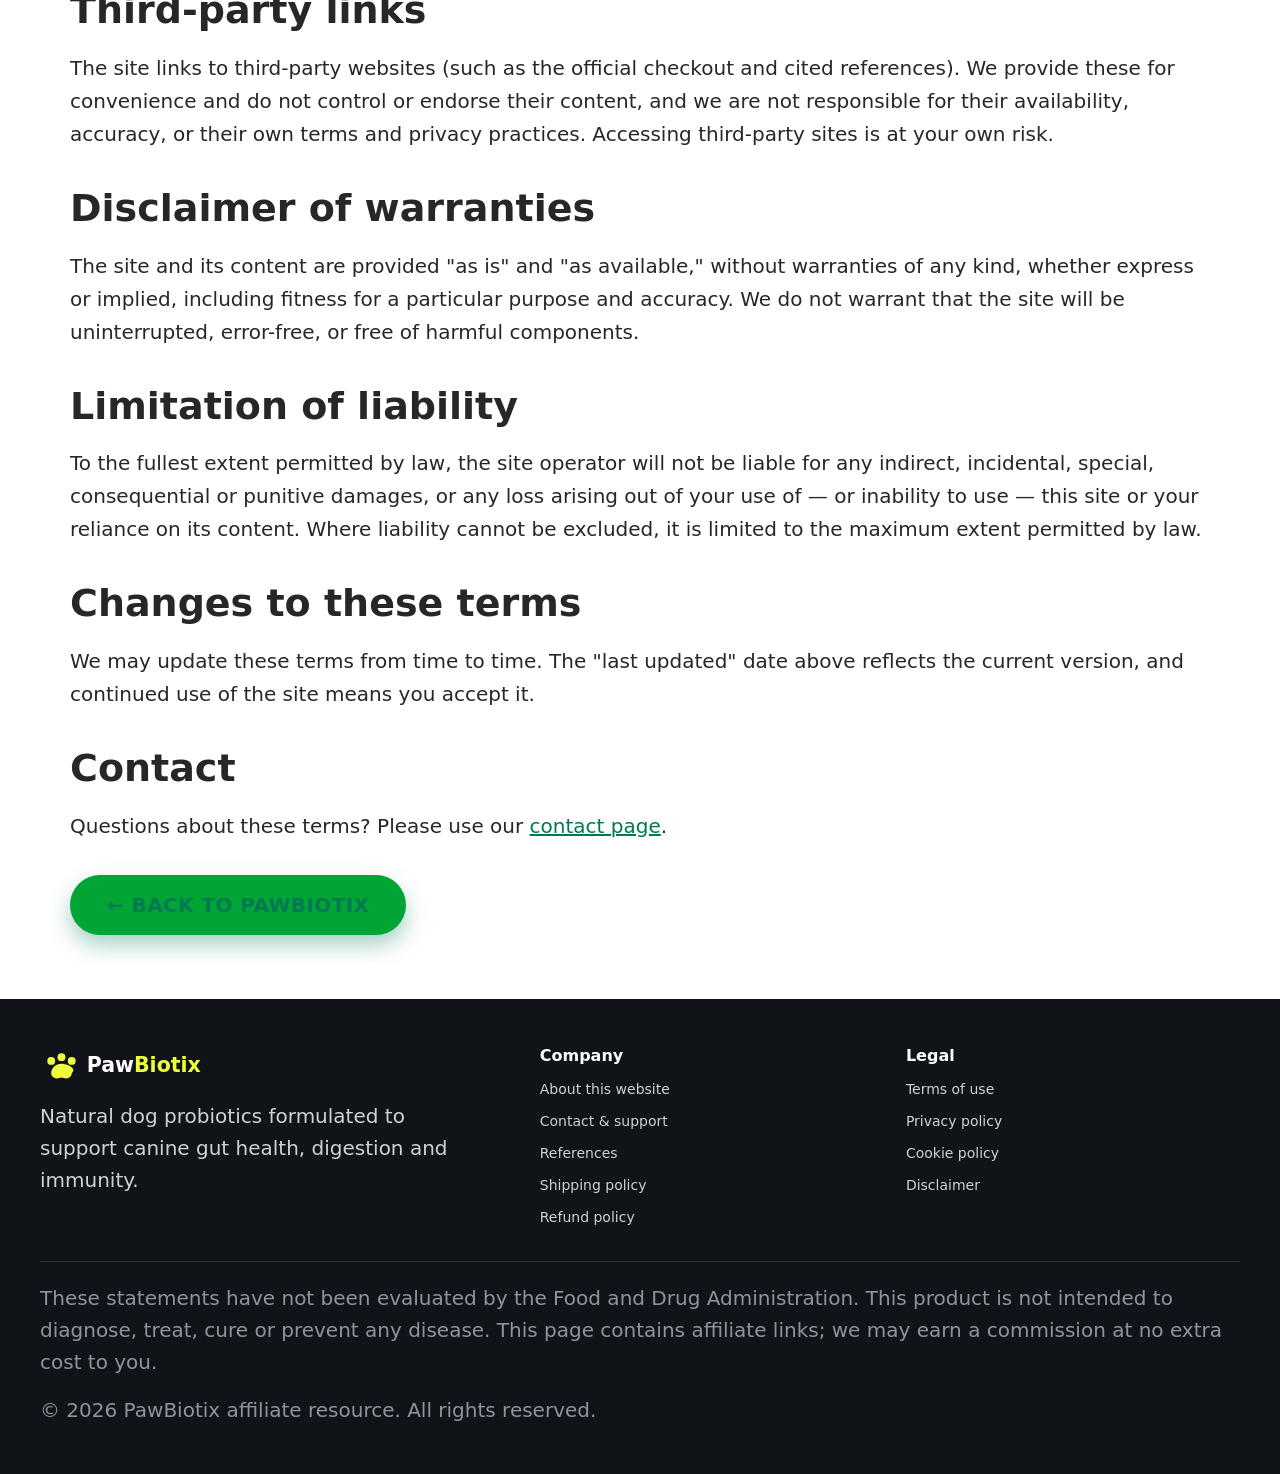
<file: terms.html>
<!DOCTYPE html>
<html lang="en">
<head>
  <meta charset="UTF-8">
  <meta name="viewport" content="width=device-width, initial-scale=1">
  <title>Terms of Use | PawBiotix Dog Probiotics</title>
  <meta name="description" content="PawBiotix terms of use: acceptable website use, intellectual property, affiliate disclosure, medical/veterinary disclaimer, third-party links and limitation of liability.">
  <link rel="canonical" href="https://www.trypawbiotix.com/terms">
  <meta name="robots" content="index, follow">
  <link rel="icon" href="/assets/img/favicon.svg" type="image/svg+xml">

  <meta property="og:type" content="website">
  <meta property="og:site_name" content="PawBiotix">
  <meta property="og:title" content="Terms of Use | PawBiotix Dog Probiotics">
  <meta property="og:description" content="Acceptable use, intellectual property, affiliate disclosure, medical disclaimer, third-party links and limitation of liability.">
  <meta property="og:url" content="https://www.trypawbiotix.com/terms">
  <meta property="og:image" content="https://www.trypawbiotix.com/assets/images/social/pawbiotix-dog-probiotics-og.png">
  <meta property="og:image:width" content="1200">
  <meta property="og:image:height" content="630">
  <meta property="og:image:alt" content="PawBiotix natural dog probiotics for gut health">
  <meta name="twitter:card" content="summary_large_image">
  <meta name="twitter:title" content="Terms of Use | PawBiotix Dog Probiotics">
  <meta name="twitter:description" content="Acceptable use, intellectual property, affiliate disclosure, medical disclaimer, third-party links and limitation of liability.">
  <meta name="twitter:image" content="https://www.trypawbiotix.com/assets/images/social/pawbiotix-dog-probiotics-og.png">

  <link rel="stylesheet" href="/assets/css/styles.css?v=e5f5b834">

  <script type="application/ld+json">
  {
    "@context": "https://schema.org",
    "@type": "BreadcrumbList",
    "itemListElement": [
      { "@type": "ListItem", "position": 1, "name": "Home", "item": "https://www.trypawbiotix.com/" },
      { "@type": "ListItem", "position": 2, "name": "Terms of Use" }
    ]
  }
  </script>
  <meta name="google-site-verification" content="39mpcWNOwx5dVPFLxJwKL_Y1eBZus1bSH98p0xWrcwU" />
  <meta name="msvalidate.01" content="FFF3E86B43D2DD8334E9320B713750BE" />
</head>
<body>
  <a class="skip-link" href="#main">Skip to main content</a>
  <header class="site-header"><div class="container"><nav class="nav" aria-label="Primary">
    <a class="nav__logo" href="/" aria-label="PawBiotix home"><img src="/assets/img/logo-white.svg" width="168" height="37" alt="PawBiotix Logo"></a>
    <a class="btn btn--primary nav__cta" href="/#pricing">See Packages</a>
  </nav></div></header>

  <nav class="crumbs" aria-label="Breadcrumb">
    <ol>
      <li><a href="/">Home</a></li>
      <li><span aria-current="page">Terms of Use</span></li>
    </ol>
  </nav>

  <main id="main">
    <section class="section"><div class="container container--md prose">
      <div class="page-head">
        <span class="eyebrow" style="color:var(--g-deep)">The fine print</span>
        <h1>Terms of Use</h1>
        <p class="lede">These terms govern your use of this PawBiotix affiliate website. By browsing the site, you agree to them. If you don't agree, please don't use the site.</p>
        <p class="updated">Last updated: August 2026</p>
      </div>

      <h2>Website use</h2>
      <p>This website provides general educational information about dog probiotics, the canine gut microbiome and digestive wellness, alongside factual information about the PawBiotix product. You may use the site for your own personal, non-commercial reference. You agree not to misuse it &mdash; for example, by attempting to disrupt or gain unauthorized access to it, scraping it at scale, or using it for any unlawful purpose.</p>

      <h2>Intellectual property</h2>
      <p>The original text, layout, design and graphics on this site are owned by the site operator or used with permission and are protected by applicable intellectual-property laws. You may not copy, republish or redistribute our content without written permission. "PawBiotix," product names, and any third-party trademarks or logos remain the property of their respective owners and are referenced here for identification only.</p>

      <h2>Affiliate disclosure</h2>
      <p>This site participates in an affiliate program and contains affiliate links to the official PawBiotix checkout operated by <strong>ClickBank</strong>. If you purchase through these links, we may earn a commission at no additional cost to you. We are an independent affiliate, not the manufacturer or seller, and we are not responsible for order fulfillment, billing, or product performance. See our full <a href="/disclaimer">disclaimer</a>.</p>

      <h2>Medical &amp; veterinary disclaimer</h2>
      <p>Content on this site is for general educational purposes only and is <strong>not</strong> veterinary or medical advice, diagnosis, or treatment. These statements have not been evaluated by the Food and Drug Administration, and PawBiotix is not intended to diagnose, treat, cure or prevent any disease. Always consult a licensed veterinarian before starting a supplement, especially if your dog is ill, pregnant, very young, immunocompromised or taking medication. Individual results vary and are not guaranteed.</p>

      <h2>Purchases, pricing &amp; guarantee</h2>
      <p>All purchases are completed on the vendor's checkout through ClickBank and are subject to ClickBank's terms and the vendor's pricing, shipping and refund policies, including the 60-day money-back guarantee. Prices and product details can change; confirm current details at checkout. For our summaries, see the <a href="/shipping">shipping</a> and <a href="/refund">refund</a> pages.</p>

      <h2>Third-party links</h2>
      <p>The site links to third-party websites (such as the official checkout and cited references). We provide these for convenience and do not control or endorse their content, and we are not responsible for their availability, accuracy, or their own terms and privacy practices. Accessing third-party sites is at your own risk.</p>

      <h2>Disclaimer of warranties</h2>
      <p>The site and its content are provided "as is" and "as available," without warranties of any kind, whether express or implied, including fitness for a particular purpose and accuracy. We do not warrant that the site will be uninterrupted, error-free, or free of harmful components.</p>

      <h2>Limitation of liability</h2>
      <p>To the fullest extent permitted by law, the site operator will not be liable for any indirect, incidental, special, consequential or punitive damages, or any loss arising out of your use of &mdash; or inability to use &mdash; this site or your reliance on its content. Where liability cannot be excluded, it is limited to the maximum extent permitted by law.</p>

      <h2>Changes to these terms</h2>
      <p>We may update these terms from time to time. The "last updated" date above reflects the current version, and continued use of the site means you accept it.</p>

      <h2>Contact</h2>
      <p>Questions about these terms? Please use our <a href="/contact">contact page</a>.</p>

      <p style="margin-top:2rem"><a class="btn btn--primary" href="/">&larr; Back to PawBiotix</a></p>
    </div></section>
  </main>

  <footer class="site-footer">
    <div class="container">
      <div class="pagefoot__grid">
        <div>
          <img src="/assets/img/logo-white.svg" width="168" height="37" alt="PawBiotix Logo">
          <p style="margin-top:1rem;max-width:34ch">Natural dog probiotics formulated to support canine gut health, digestion and immunity.</p>
        </div>
        <nav aria-label="Company">
          <h2>Company</h2>
          <ul class="pagefoot__links footer__links">
            <li><a href="/about">About this website</a></li>
            <li><a href="/contact">Contact &amp; support</a></li>
            <li><a href="/references">References</a></li>
            <li><a href="/shipping">Shipping policy</a></li>
            <li><a href="/refund">Refund policy</a></li>
          </ul>
        </nav>
        <nav aria-label="Legal">
          <h2>Legal</h2>
          <ul class="pagefoot__links footer__links">
            <li><a href="/terms">Terms of use</a></li>
            <li><a href="/privacy">Privacy policy</a></li>
            <li><a href="/cookies">Cookie policy</a></li>
            <li><a href="/disclaimer">Disclaimer</a></li>
          </ul>
        </nav>
      </div>
      <div class="pagefoot__note">
        <p>These statements have not been evaluated by the Food and Drug Administration. This product is not intended to diagnose, treat, cure or prevent any disease. This page contains affiliate links; we may earn a commission at no extra cost to you.</p>
        <p>&copy; <span id="y">2026</span> PawBiotix affiliate resource. All rights reserved.</p>
      </div>
    </div>
  </footer>
  <script>document.getElementById('y').textContent=new Date().getFullYear();</script>
</body>
</html>
</file>
<file: assets/css/styles.css>
/* ==========================================================================
   PawBiotix — main stylesheet
   Values are MEASURED from the reference's own /statics/css/style.css and the
   Bootstrap spacing utilities it uses. Source values are cited in comments.
   Copy is original; assets are original SVG placeholders sized to the
   reference's dimensions so real assets drop in with no layout change.

   A11y deviation (documented): the reference price-card header band uses white
   text on light green #8cc8b7 (fails WCAG contrast). To keep the required
   100 Accessibility score we render that band on #358e5b / #007953 (passes AA)
   while keeping identical geometry. Everything else uses measured values.
   ========================================================================== */

:root {
  /* ---- Color palette (measured) ---- */
  --ink: #272727;                 /* --main-font-color */
  --ink-soft: #4b5563;
  --muted: #6b7280;
  --white: #ffffff;

  --g-light: #92dfb3;
  --g-light2: #82d7a7;
  --g-mid: #62b586;
  --g-core: #358e5b;              /* purple-bg-row / core green */
  --g-header: #8cc8b7;            /* price header band (reference) */
  --g-deep: #007953;              /* bonus-green-border */
  --g-border: #008d65;           /* middle price box border */
  --near-black: #101010;
  --card-border-grey: #c1c4ca;

  --cta: #00a536;
  --cta-hover: #007953;
  --yellow: #eefe3c;
  --cream: #f9f8da;
  --mint: #e6f4ed;               /* blueish-bg */
  --grey-bg: #f5f5f5;            /* grey-bg-row / ref-bg */
  --red-dash: #e7303f;
  --price-blue: #19265b;         /* .accent-color */
  --star: #f5a623;
  --gold-1: #e2be00;
  --gold-2: #ffe456;

  /* ---- Signature section gradients (exact from reference) ---- */
  --glow-top: radial-gradient(circle at 31% 52%, #92dfb3, #62b586 24%, #358e5b 55%, #358e5b 62%), linear-gradient(to bottom, #101010, #101010);
  --glow-center: radial-gradient(circle at 50% 50%, #82d7a7, #62b586 34%, #358e5b 75%, #358e5b 85%), linear-gradient(to bottom, #101010, #101010);
  --glow-bonus: radial-gradient(circle at 50% 50%, #82d7a7, #62b586 30%, #358e5b 68%, #358e5b 77%), linear-gradient(to bottom, #101010, #101010);
  /* mobile variant (reference @media max-width:993px) */
  --glow-top-m: radial-gradient(circle at 50% 20%, #92dfb3, #62b586 24%, #358e5b 55%, #358e5b 62%), linear-gradient(to bottom, #101010, #101010);

  /* ---- Type scale (measured px; desktop values, mobile overridden below) ---- */
  --f-h1: 44px;        /* h1.bigger */
  --f-h2: 38px;        /* h2.tsl-dark-text */
  --f-h3: 28px;        /* h3 */
  --f-faq-q: 30px;     /* h3.acc */
  --f-lead: 22px;      /* p.bigger / p.acc desktop */
  --f-body: 20px;      /* p */
  --f-nav: 19px;       /* nav-link */
  --f-small: 14px;

  /* ---- Structure ---- */
  --container: 1200px;      /* .container @1300 */
  --container-md: 1140px;   /* .container-md */
  --container-sm: 1040px;   /* .container-sm */
  --container-special: 990px;
  --radius-card: 10px;
  --radius-price: 20px;
  --radius-ing: 5px;
  --radius-header: 15px;
  --shadow-card: 0 8px 22px rgba(0, 0, 0, 0.14);
  --shadow-lift: 0 12px 28px 0 rgba(0, 0, 0, 0.42); /* .middle */
  --sp: 48px;               /* section padding block (py-lg-5 = 3rem) */

  --font-body: "Quicksand", system-ui, -apple-system, "Segoe UI", Roboto, Helvetica, Arial, sans-serif;
}

/* ---------- Base ---------- */
*, *::before, *::after { box-sizing: border-box; }
html { -webkit-text-size-adjust: 100%; scroll-behavior: smooth; scroll-padding-top: 84px; }
body {
  margin: 0; font-family: var(--font-body); font-size: var(--f-body); line-height: 1.6;
  color: var(--ink); background: var(--white); -webkit-font-smoothing: antialiased; text-rendering: optimizeLegibility;
}
img, svg, picture { max-width: 100%; height: auto; display: block; }
h1, h2, h3, h4 { line-height: 1.15; margin: 0 0 .5em; font-weight: 700; }
h1 { font-size: var(--f-h1); }
h2 { font-size: var(--f-h2); }
h3 { font-size: var(--f-h3); }
p { margin: 0 0 1rem; font-size: var(--f-body); }
a { color: var(--g-deep); }
strong, b { font-weight: 700; }

/* ---------- Containers / layout ---------- */
.container { width: min(100% - 30px, var(--container)); margin-inline: auto; }
.container--md { max-width: var(--container-md); }
.container--sm { max-width: var(--container-sm); }
.container--special { max-width: var(--container-special); }
.section { padding-block: var(--sp); position: relative; }
.center { text-align: center; }
.lede { font-size: var(--f-lead); line-height: 1.5; max-width: 62ch; margin-inline: auto; }
.eyebrow { display: inline-block; font-weight: 700; letter-spacing: .1em; text-transform: uppercase; font-size: 14px; margin-bottom: 10px; }
.section__head { max-width: 64ch; margin-inline: auto; }

/* ---------- Signature backgrounds ---------- */
.bg-glow-top { background-image: var(--glow-top); background-repeat: no-repeat; background-size: cover; color: #fff; }
.bg-glow-center { background-image: var(--glow-center); background-repeat: no-repeat; background-size: cover; color: #fff; }
.bg-glow-bonus { background-image: var(--glow-bonus); background-repeat: no-repeat; background-size: cover; color: #fff; }
.bg-mint { background: var(--mint); }
.bg-grey { background: var(--grey-bg); }
.on-dark, .on-dark h1, .on-dark h2, .on-dark h3, .on-dark p { color: #fff; }
.accent-yellow { color: var(--yellow); }
.accent-green { color: var(--g-core); }
.bg-glow-top .eyebrow, .bg-glow-center .eyebrow, .bg-glow-bonus .eyebrow { color: var(--yellow); }
/* Legibility over the bright center of the radial gradients (reference uses text-shadow on its green VSL headlines). Also aids real-world contrast where the gradient is lightest. */
.bg-glow-top h2, .bg-glow-center h2, .bg-glow-bonus h2,
.bg-glow-top .eyebrow, .bg-glow-center .eyebrow, .bg-glow-bonus .eyebrow,
.bg-glow-top .lede, .bg-glow-center .lede, .bg-glow-bonus .lede,
.bg-glow-top .rating, .bg-glow-top p { text-shadow: 0 2px 8px rgba(0, 0, 0, .55); }

/* ---------- A11y utilities ---------- */
.visually-hidden { position: absolute !important; width: 1px; height: 1px; padding: 0; margin: -1px; overflow: hidden; clip: rect(0 0 0 0); white-space: nowrap; border: 0; }
.skip-link { position: absolute; left: 12px; top: -60px; z-index: 200; background: var(--cta); color: #fff; padding: .7rem 1.1rem; border-radius: 8px; font-weight: 700; transition: top .18s; text-decoration: none; }
.skip-link:focus { top: 12px; }
/* Focus ring: dark by default (visible on white/mint/grey); white on gradient sections */
:focus-visible { outline: 3px solid var(--price-blue); outline-offset: 2px; border-radius: 6px; }
.bg-glow-top :focus-visible, .bg-glow-center :focus-visible, .bg-glow-bonus :focus-visible,
.site-header :focus-visible, .site-footer :focus-visible, .sticky-cta :focus-visible { outline-color: #fff; }

/* ---------- Buttons (order-now style: pill, transition .5s, hover scale 1.05) ---------- */
.btn {
  display: inline-flex; align-items: center; justify-content: center; gap: .5rem;
  font-weight: 700; font-size: 20px; padding: 16px 34px; border-radius: 999px;
  border: 3px solid transparent; cursor: pointer; text-decoration: none; line-height: 1.1;
  transition: transform .5s ease, box-shadow .2s ease, background-color .2s ease;
  text-transform: uppercase; letter-spacing: .02em;
}
.btn--primary { background: var(--cta); color: #fff; box-shadow: 0 10px 22px rgba(0, 121, 83, .35); }
.btn--primary:hover { background: var(--cta-hover); transform: scale(1.05); }
.btn--gold { background: linear-gradient(360deg, var(--gold-1) 0%, var(--gold-2) 100%); color: var(--price-blue); border-color: #cba700; }
.btn--gold:hover { transform: scale(1.05); }
.btn--outline-light { background: transparent; color: #fff; border-color: #fff; }
.btn--outline-light:hover { background: rgba(255, 255, 255, .12); }
.btn--block { width: 100%; }
.btn--lg { font-size: 22px; padding: 18px 40px; }

/* ---------- Header / nav (green sticky bar, white links 19px) ---------- */
.site-header { position: sticky; top: 0; z-index: 100; background: var(--g-core); box-shadow: 0 2px 10px rgba(0, 0, 0, .25); }
.nav { display: flex; align-items: center; gap: 1rem; min-height: 68px; }
.nav__logo { margin-right: auto; display: inline-flex; }
.nav__logo img { width: 168px; height: 37px; }
.nav__list { display: flex; gap: 28px; list-style: none; margin: 0; padding: 0; }
.nav__list a { color: #fff; text-decoration: none; font-weight: 600; font-size: var(--f-nav); padding: .4rem 0; }
.nav__list a:hover { color: var(--yellow); }
.nav__cta { margin-left: .5rem; padding: 10px 22px; font-size: 16px; }
/* hamburger — reference: fixed 44x44, #272727, radius 10, transition 400ms cubic-bezier(.23,1,.32,1) */
.nav__toggle { display: none; background: #272727; border: 0; border-radius: 10px; width: 44px; height: 44px; padding: 0; cursor: pointer; align-items: center; justify-content: center; }
.nav__toggle svg { width: 26px; height: 26px; fill: #fff; }

@media (max-width: 992px) {
  .nav__cta { display: none; }
  .nav__toggle { display: inline-flex; }
  .nav__list {
    position: absolute; inset: 68px 0 auto; flex-direction: column; gap: 0;
    background: var(--g-core); padding: .25rem 1.2rem 1rem; box-shadow: 0 12px 24px rgba(0, 0, 0, .3);
    transform: translateY(-8px); opacity: 0; pointer-events: none;
    transition: opacity .4s cubic-bezier(.23, 1, .32, 1), transform .4s cubic-bezier(.23, 1, .32, 1);
  }
  .nav__list[data-open="true"] { opacity: 1; transform: none; pointer-events: auto; }
  .nav__list li { border-bottom: 1px solid rgba(255, 255, 255, .18); }
  .nav__list a { display: block; padding: 14px 0; font-size: var(--f-nav); }
}

/* ---------- Hero ---------- */
.hero { padding-block: 56px; }
.hero__grid { display: grid; grid-template-columns: 1.05fr .95fr; gap: 48px; align-items: center; }
.hero h1 { font-size: var(--f-h1); font-weight: 700; text-shadow: 2px 4px 5px rgba(0, 0, 0, .35); margin-bottom: 16px; }
.hero p { font-size: var(--f-body); }
.hero__media { justify-self: center; }
.hero__media img { width: min(360px, 82vw); filter: drop-shadow(0 22px 34px rgba(0, 0, 0, .45)); }
.rating { display: inline-flex; align-items: center; gap: .5rem; font-weight: 600; font-size: 18px; margin-bottom: 12px; }
.stars { color: var(--star); letter-spacing: 2px; font-size: 22px; }
.hero__points { list-style: none; padding: 0; margin: 20px 0 28px; display: grid; gap: 10px; font-size: 19px; }
.hero__points li { position: relative; padding-left: 34px; }
.hero__points li::before {
  content: ""; position: absolute; left: 0; top: .12em; width: 24px; height: 24px; background: var(--yellow); border-radius: 50%;
  -webkit-mask: url("data:image/svg+xml,%3Csvg xmlns='http://www.w3.org/2000/svg' viewBox='0 0 24 24'%3E%3Cpath fill='%23000' d='M9 16.2 4.8 12l-1.4 1.4L9 19 21 7l-1.4-1.4z'/%3E%3C/svg%3E") center/72% no-repeat;
          mask: url("data:image/svg+xml,%3Csvg xmlns='http://www.w3.org/2000/svg' viewBox='0 0 24 24'%3E%3Cpath fill='%23000' d='M9 16.2 4.8 12l-1.4 1.4L9 19 21 7l-1.4-1.4z'/%3E%3C/svg%3E") center/72% no-repeat;
}
.hero__cta-row { display: flex; flex-wrap: wrap; gap: 14px 18px; align-items: center; }
.trust-strip { display: flex; flex-wrap: wrap; gap: 16px 26px; align-items: center; margin-top: 28px; font-weight: 600; font-size: 14px; opacity: .95; }
.trust-strip span { display: inline-flex; align-items: center; gap: 7px; }
.trust-strip svg { width: 20px; height: 20px; fill: var(--yellow); }

/* ---------- Card grids ---------- */
.grid { display: grid; gap: 20px; }
.grid--2 { grid-template-columns: repeat(2, 1fr); }
.grid--3 { grid-template-columns: repeat(3, 1fr); }
.grid--4 { grid-template-columns: repeat(4, 1fr); }

.icon-badge { width: 62px; height: 62px; border-radius: 16px; display: grid; place-items: center; margin-bottom: 16px; }
.icon-badge svg { width: 32px; height: 32px; fill: var(--g-light); }

/* Dark ingredient cards (reference .dark-purple-bg-round: #272727, radius 5) */
.ingredient-card {
  background: #272727; color: #fff; border-radius: var(--radius-ing); padding: 26px 22px;
  box-shadow: 0 10px 22px rgba(0, 0, 0, .3); text-align: center; height: 100%;
  transition: transform .3s ease;
}
.ingredient-card:hover { transform: scale(1.02); }
.ingredient-card h3 { color: var(--yellow); font-size: 22px; }
.ingredient-card p { color: #dfe7e1; font-size: 16px; margin-bottom: 0; }
.ingredient-card .icon-badge { margin-inline: auto; background: rgba(146, 223, 179, .16); }

/* Light benefit cards on mint */
.benefit-card { background: #fff; border-radius: var(--radius-card); padding: 24px; box-shadow: var(--shadow-card); height: 100%; transition: transform .3s ease; }
.benefit-card:hover { transform: scale(1.02); }
.benefit-card .icon-badge { background: var(--mint); width: 56px; height: 56px; }
.benefit-card .icon-badge svg { fill: var(--g-deep); width: 28px; height: 28px; }
.benefit-card h3 { font-size: 20px; color: var(--ink); }
.benefit-card p { font-size: 16px; color: var(--ink-soft); margin-bottom: 0; }

/* ---------- Customer reviews (premium testimonial cards) ---------- */
/* Star rating (reusable) */
.stars { display: inline-block; color: var(--star); font-size: 18px; letter-spacing: 2px; line-height: 1; }
.stars--lg { font-size: 24px; }

/* Aggregate rating under the section heading */
.reviews-rating { display: inline-flex; flex-wrap: wrap; align-items: center; justify-content: center; gap: .5rem .75rem; margin: .35rem 0 .25rem; }
.reviews-rating__score { font-size: 1rem; color: var(--ink-soft); }
.reviews-rating__score strong { color: var(--ink); font-size: 1.15rem; }

.review-card {
  background: #fff; border: 1px solid rgba(0, 121, 83, .10); border-radius: var(--radius-card);
  padding: 26px 24px; box-shadow: var(--shadow-card); height: 100%;
  display: flex; flex-direction: column; gap: .85rem; text-align: left;
  transition: transform .3s ease, box-shadow .3s ease;
}
.review-card:hover { transform: translateY(-4px); box-shadow: 0 18px 40px rgba(16, 16, 16, .14); }

/* Header: avatar + name + location */
.review-card__head { display: flex; align-items: center; gap: .8rem; }
.review-card__avatar { flex: 0 0 auto; width: 56px; height: 56px; border-radius: 50%; overflow: hidden; box-shadow: 0 4px 10px rgba(0, 0, 0, .15); border: 2px solid #fff; outline: 2px solid var(--mint); }
.review-card__avatar img { width: 56px; height: 56px; object-fit: cover; border-radius: 50%; }
.review-card__id { min-width: 0; }
.review-card__name { display: flex; align-items: center; gap: .35rem; margin: 0; font-weight: 700; font-size: 16px; color: var(--ink); line-height: 1.2; }
.review-card__check { display: inline-grid; place-items: center; width: 16px; height: 16px; border-radius: 50%; background: var(--g-deep); color: #fff; font-size: 10px; font-weight: 800; line-height: 1; }
.review-card__loc { margin: 2px 0 0; font-size: 13px; color: var(--muted); }

.review-card__title { margin: 0; font-size: 17px; font-weight: 700; color: var(--ink); line-height: 1.3; }
.review-card__text { font-size: 15.5px; line-height: 1.6; color: var(--ink-soft); margin: 0; flex: 1 1 auto; }

/* Meta row: verified badge + date */
.review-card__meta { display: flex; align-items: center; flex-wrap: wrap; gap: .5rem .65rem; font-size: 13px; color: var(--muted); margin: .1rem 0 0; padding-top: .85rem; border-top: 1px solid rgba(0, 0, 0, .06); }
.review-card__badge { display: inline-flex; align-items: center; gap: .35rem; font-size: 12px; font-weight: 700; letter-spacing: .02em; color: var(--g-deep); background: var(--mint); border-radius: 999px; padding: .3rem .65rem; }
.review-card__badge::before { content: "\2713"; font-weight: 800; }
.review-card__meta time { color: var(--muted); }

.reviews-note { max-width: 760px; margin: 2rem auto 0; font-size: .9rem; line-height: 1.55; color: var(--muted); }

@media (max-width: 600px) {
  .review-card { padding: 20px 18px; }
  .stars--lg { font-size: 21px; }
  .reviews-rating__score { font-size: .95rem; }
}

/* ---------- Bonuses (white-bordered cards on gradient) ---------- */
.bonus-card {
  background: #fff; border: 5px solid #fff; border-radius: var(--radius-card); overflow: hidden;
  box-shadow: var(--shadow-card); height: 100%; display: flex; flex-direction: column; text-align: center;
}
.bonus-card__head { background: #272727; color: #fff; padding: 14px 16px; font-weight: 700; letter-spacing: .04em; font-size: 18px; }
.bonus-card__body { padding: 24px 22px 28px; display: flex; flex-direction: column; flex: 1; }
.bonus-card h3 { color: var(--ink); font-size: 20px; }
.bonus-card p { color: var(--ink-soft); font-size: 16px; }
.bonus-card .worth { margin-top: auto; color: var(--g-deep); font-weight: 700; font-size: 18px; }
.bonus-note { display: inline-flex; align-items: center; gap: 10px; background: rgba(255, 255, 255, .14); border: 1px solid rgba(255, 255, 255, .35); border-radius: 999px; padding: 10px 22px; font-weight: 700; font-size: 18px; margin-top: 26px; }

/* ---------- Pricing ---------- */
.pricing { display: grid; grid-template-columns: repeat(3, 1fr); gap: 24px; align-items: start; }
.price-box {
  background: #fff; border: 3px solid var(--card-border-grey); border-radius: var(--radius-price);
  padding: 0 0 28px; overflow: hidden; transition: transform .3s ease; display: flex; flex-direction: column; color: var(--ink);
}
.price-box:hover { transform: scale(1.03); position: relative; z-index: 4; }
.price-box--best { background: var(--cream); border-color: var(--g-border); box-shadow: var(--shadow-lift); position: relative; }
@media (min-width: 993px) { .price-box--best { margin-top: -40px; } } /* reference .middle margin-top:-40px */
.price-box__header { background: var(--g-core); color: #fff; text-align: center; padding: 16px; border-top-left-radius: var(--radius-header); border-top-right-radius: var(--radius-header); }
.price-box--best .price-box__header { background: var(--g-deep); }
.price-box__header h3 { color: #fff; margin: 0; font-size: 40px; line-height: 1.05; }            /* pricebox-bottle-nr 40px */
.price-box__header .supply { display: block; font-size: 22px; font-weight: 600; opacity: .92; margin-top: 2px; } /* day-supply 22px */
.price-box__badge {
  position: absolute; top: -14px; right: -14px; width: 100px; height: 100px; border-radius: 50%;
  background: var(--yellow); color: var(--price-blue); display: grid; place-content: center; text-align: center;
  font-weight: 800; font-size: 14px; line-height: 1.05; box-shadow: 0 6px 16px rgba(0, 0, 0, .3); transform: rotate(8deg); z-index: 5;
} /* reference best_value_badge 100x100 top:-50 right:-50 */
.price-box__body { padding: 20px 20px 0; text-align: center; display: flex; flex-direction: column; flex: 1; }
.price-box__img { height: 214px; display: grid; place-items: center; margin-bottom: 8px; } /* pricebox-product-img ~214-247px */
.price-box__img img { max-height: 214px; width: auto; }
.price-box__price { line-height: 63px; margin: 4px 0; }                 /* .price line-height 63px */
.price-box__amt { font-size: 55px; font-weight: 800; color: var(--price-blue); }  /* .price 55px */
.price-box__amt .cur { font-size: 26px; vertical-align: super; }
.price-box__per { font-size: 31px; font-weight: 700; color: var(--ink); }         /* .per_bottle 31px */
.price-box__total { font-size: 26px; font-weight: 600; color: var(--ink); margin: 12px 0 6px; line-height: 1.2; } /* total 26px */
.price-box__was { color: var(--muted); text-decoration: line-through; }
.price-box__list { list-style: none; padding: 0; margin: 16px 0 20px; display: grid; gap: 8px; text-align: left; }
.price-box__list li { position: relative; padding-left: 32px; font-size: 16px; }
.price-box__list li::before {
  content: ""; position: absolute; left: 0; top: .1em; width: 22px; height: 22px; background: var(--cta);
  -webkit-mask: url("data:image/svg+xml,%3Csvg xmlns='http://www.w3.org/2000/svg' viewBox='0 0 24 24'%3E%3Cpath fill='%23fff' d='M9 16.2 4.8 12l-1.4 1.4L9 19 21 7l-1.4-1.4z'/%3E%3C/svg%3E") center/78% no-repeat;
          mask: url("data:image/svg+xml,%3Csvg xmlns='http://www.w3.org/2000/svg' viewBox='0 0 24 24'%3E%3Cpath fill='%23fff' d='M9 16.2 4.8 12l-1.4 1.4L9 19 21 7l-1.4-1.4z'/%3E%3C/svg%3E") center/78% no-repeat;
}
.price-box .btn { margin-top: auto; }
.price-note { text-align: center; margin-top: 26px; font-weight: 600; font-size: 18px; }
.credit-cards { display: inline-flex; gap: 6px; margin-top: 12px; vertical-align: middle; }
.credit-cards svg { height: 26px; width: auto; }

/* ---------- Guarantee ---------- */
.guarantee { display: grid; grid-template-columns: 220px 1fr; gap: 36px; align-items: center; } /* guarantee-img ~204px */
.guarantee img { width: 220px; height: 220px; filter: drop-shadow(0 10px 20px rgba(0, 0, 0, .35)); }

/* ---------- Scarcity (cream dashed panel, reference .yellow-bg) ---------- */
.scarcity { background: var(--cream); border: 4px dashed var(--red-dash); border-radius: 12px; padding: 44px; color: var(--ink); }
.scarcity h2, .scarcity p { color: var(--ink); }

/* ---------- FAQ ---------- */
.faq { max-width: 840px; margin-inline: auto; }
.faq__item { border: 2px solid var(--mint); border-radius: 12px; margin-bottom: 14px; background: #fff; overflow: hidden; }
.faq__q {
  width: 100%; text-align: left; background: none; border: 0; cursor: pointer; font-family: inherit;
  font-weight: 700; font-size: var(--f-faq-q); color: var(--ink); padding: 20px 56px 20px 22px; position: relative;
}
.faq__q::after {
  content: ""; position: absolute; right: 20px; top: 50%; width: 26px; height: 26px; transform: translateY(-50%);
  background: var(--g-core); border-radius: 50%; transition: transform .25s ease;
  -webkit-mask: url("data:image/svg+xml,%3Csvg xmlns='http://www.w3.org/2000/svg' viewBox='0 0 24 24'%3E%3Cpath fill='%23000' d='M11 5h2v6h6v2h-6v6h-2v-6H5v-2h6z'/%3E%3C/svg%3E") center/60% no-repeat;
          mask: url("data:image/svg+xml,%3Csvg xmlns='http://www.w3.org/2000/svg' viewBox='0 0 24 24'%3E%3Cpath fill='%23000' d='M11 5h2v6h6v2h-6v6h-2v-6H5v-2h6z'/%3E%3C/svg%3E") center/60% no-repeat;
}
.faq__q[aria-expanded="true"]::after { transform: translateY(-50%) rotate(135deg); }
.faq__a { padding: 0 22px; max-height: 0; overflow: hidden; transition: max-height .28s ease, padding .28s ease; }
.faq__a[data-open="true"] { padding: 0 22px 20px; }
.faq__a p { font-size: var(--f-lead); line-height: 1.5; }
.faq__a p:last-child { margin-bottom: 0; }

/* ---------- Shipping table (reference .order-support-table) ---------- */
.table-wrap { overflow-x: auto; border: 2px solid #dee2e6; border-radius: var(--radius-card); }
table.shipping { width: 100%; border-collapse: collapse; min-width: 520px; font-size: 18px; }
table.shipping caption { text-align: left; padding: 16px 20px; font-weight: 700; }
table.shipping th, table.shipping td { text-align: left; padding: 10px 20px; }  /* td padding 10px */
table.shipping tbody tr:nth-child(2n) { background: var(--grey-bg); }             /* tr:nth-child(2n) f5f5f5 */
table.shipping thead th { background: var(--g-core); color: #fff; }

/* ---------- Sticky CTA (mobile-first; upgrades to horizontal bar) ---------- */
.sticky-cta { position: fixed; left: 0; right: 0; bottom: 0; z-index: 90; padding: 10px 14px calc(10px + env(safe-area-inset-bottom)); opacity: 0; visibility: hidden; transform: translateY(115%); transition: transform .3s ease, opacity .3s ease, visibility .3s ease; pointer-events: none; }
.sticky-cta[data-visible="true"][data-dismissed="false"] { opacity: 1; visibility: visible; transform: translateY(0); pointer-events: auto; }
.sticky-cta[data-near-pricing="true"], .sticky-cta[data-dismissed="true"] { opacity: 0; visibility: hidden; transform: translateY(115%); pointer-events: none; }

/* ---------- Footer (reference: black bg, links 14px line-height 32) ---------- */
.site-footer { background: #101418; color: #cbd2da; padding-block: 48px 32px; font-size: var(--f-small); }
.site-footer a { color: #cbd2da; text-decoration: none; font-size: 14px; line-height: 32px; }
.site-footer a:hover { color: #fff; text-decoration: underline; }
.footer__grid { display: grid; grid-template-columns: 1.4fr 1fr 1fr; gap: 32px; }
.footer__grid h2 { font-size: 16px; color: #fff; }
.footer__links { list-style: none; padding: 0; margin: 0; }
.footer__disclaimer { border-top: 1px solid #2a323c; margin-top: 32px; padding-top: 24px; color: #8b95a1; font-size: 14px; line-height: 1.6; }
.footer__disclaimer p { margin-bottom: 12px; }

/* ==========================================================================
   RESPONSIVE — reference breakpoints (992/993 primary, 1300 container, 375 price)
   ========================================================================== */

/* Large desktop — reference container widths kick in at 1300 */
@media (min-width: 1300px) {
  .container { max-width: var(--container); }
}

/* Tablet & below: reference @media(max-width:993px) type overrides */
@media (max-width: 992px) {
  :root {
    --f-h1: 36px;      /* h1.bigger mobile */
    --f-h2: 32px;      /* h2 mobile */
    --f-faq-q: 18px;   /* h3.acc mobile */
    --f-lead: 16px;    /* p.acc mobile-ish */
    --f-body: 18px;
  }
  .grid--4 { grid-template-columns: repeat(2, 1fr); }
  .grid--3 { grid-template-columns: repeat(2, 1fr); }
  .hero__grid { grid-template-columns: 1fr; text-align: center; gap: 28px; }
  .hero__media { margin-top: .5rem; }
  .hero__media img { width: min(300px, 66vw); }
  .hero__points { max-width: 26rem; margin-inline: auto; text-align: left; }
  .hero__cta-row, .trust-strip, .rating { justify-content: center; }
  .bg-glow-top { background-image: var(--glow-top-m); }
  .pricing { grid-template-columns: 1fr; max-width: 460px; margin-inline: auto; gap: 32px; }
  .price-box--best { margin-top: 0; order: -1; }
  .price-box__header h3 { font-size: 21px; }   /* pricebox-bottle-nr @375 21px */
  .price-box__header .supply { font-size: 15px; }
  .price-box__total { font-size: 16px; }        /* total mobile 16px */
  .guarantee { grid-template-columns: 1fr; text-align: center; justify-items: center; gap: 20px; }
  .footer__grid { grid-template-columns: 1fr 1fr; }
  .price-box__badge { top: -12px; right: -8px; width: 84px; height: 84px; font-size: 13px; }
}

/* Small phones */
@media (max-width: 600px) {
  .grid--2, .grid--3, .grid--4 { grid-template-columns: 1fr; }
  .footer__grid { grid-template-columns: 1fr; }
  .btn { font-size: 18px; padding: 14px 26px; }
  .btn--lg { font-size: 19px; padding: 16px 30px; }
  .scarcity { padding: 28px 20px; }
}

/* ---------- Motion preferences ---------- */
@media (prefers-reduced-motion: reduce) {
  html { scroll-behavior: auto; }
  *, *::before, *::after { animation-duration: .001ms !important; transition-duration: .001ms !important; }
  .btn:hover, .price-box:hover, .ingredient-card:hover, .benefit-card:hover { transform: none; }
}


/* ==========================================================================
   Production-asset additions (additive; do not alter existing components)
   ========================================================================== */

/* Hero: floating decorative product (desktop only, non-obstructive) */
.hero__media { position: relative; }
.hero__float { position: absolute; left: -6%; bottom: -4%; width: 150px; z-index: -1; opacity: .96; pointer-events: none; filter: drop-shadow(0 14px 24px rgba(0, 0, 0, .4)); }
.hero__float img { width: 150px; height: auto; }
@media (max-width: 992px) { .hero__float { display: none; } }

/* Hero certifications strip (replaces text trust-strip) */
.hero__certs { margin-top: 28px; }
.hero__certs img { width: 100%; max-width: 460px; height: auto; }
@media (max-width: 992px) { .hero__certs { display: flex; justify-content: center; } }

/* Bonus cover image inside existing card (keeps equal heights via shared ratio) */
.bonus-card__cover { margin: 0 0 1rem; border-radius: 8px; overflow: hidden; }
.bonus-card__cover img { width: 100%; height: auto; display: block; }

/* Free-shipping badge (replaces text pill) */
.free-shipping-badge { width: 150px; height: 150px; margin: 0 auto; }


/* Image QA: ingredient product images use the real 746² source at a proper size
   (previously rendered at 48px in the icon badge). Keeps the dark card design. */
.ingredient-card .icon-badge { width: auto; height: auto; padding: 12px; background: rgba(146, 223, 179, .14); border-radius: 16px; margin-bottom: 16px; }
.ingredient-card .icon-badge img { width: 120px; height: 120px; object-fit: contain; }
@media (max-width: 600px) { .ingredient-card .icon-badge img { width: 104px; height: 104px; } }


/* ==========================================================================
   Phase 1 educational sections (checklist, references, panel lists, policy notes)
   ========================================================================== */
.policy-note { max-width: 720px; margin: 1.25rem auto 0; font-size: .95rem; line-height: 1.55; color: var(--muted); }
.policy-note p { margin-bottom: .6rem; }
.policy-note a { color: var(--g-deep); }

.checklist { list-style: none; padding: 0; margin: 1.75rem auto 0; max-width: 640px; display: grid; gap: .7rem; text-align: left; }
.checklist li { position: relative; padding-left: 2.1rem; font-size: 1.05rem; }
.checklist li::before {
  content: ""; position: absolute; left: 0; top: .15em; width: 1.5rem; height: 1.5rem; background: var(--cta); border-radius: 50%;
  -webkit-mask: url("data:image/svg+xml,%3Csvg xmlns='http://www.w3.org/2000/svg' viewBox='0 0 24 24'%3E%3Cpath fill='%23fff' d='M9 16.2 4.8 12l-1.4 1.4L9 19 21 7l-1.4-1.4z'/%3E%3C/svg%3E") center/70% no-repeat;
          mask: url("data:image/svg+xml,%3Csvg xmlns='http://www.w3.org/2000/svg' viewBox='0 0 24 24'%3E%3Cpath fill='%23fff' d='M9 16.2 4.8 12l-1.4 1.4L9 19 21 7l-1.4-1.4z'/%3E%3C/svg%3E") center/70% no-repeat;
}

.panel-list { margin: 0 0 1rem; padding-left: 1.25rem; display: grid; gap: .5rem; }
.panel-list li { font-size: 1.02rem; }

.references { max-width: 760px; margin: 1.5rem auto 0; padding-left: 1.3rem; font-size: .98rem; line-height: 1.6; color: var(--ink-soft); }
.references li { margin-bottom: .6rem; }
.references a { color: var(--g-deep); }


/* Ordered steps (How to Order) */
.steps { max-width: 720px; margin: 1.5rem auto 0; padding-left: 1.4rem; display: grid; gap: .8rem; }
.steps li { font-size: 1.05rem; line-height: 1.5; }
.steps li::marker { color: var(--g-deep); font-weight: 800; }


/* ==========================================================================
   Authority phase: sticky CTA (smart), flow diagram, relationship chain,
   visual timeline, comparison table
   ========================================================================== */

/* Smart sticky CTA (enhanced, dismissible) — mobile-first: vertical stack, full-width button */
.sticky-cta__inner { position: relative; display: flex; flex-direction: column; align-items: stretch; gap: 10px; max-width: 520px; margin-inline: auto; background: rgba(16, 16, 16, .94); backdrop-filter: blur(6px); border-radius: 14px; padding: 14px 16px; box-shadow: 0 10px 30px rgba(0, 0, 0, .38); }
.sticky-cta__copy { display: flex; flex-direction: column; gap: 3px; min-width: 0; color: #fff; text-align: center; }
.sticky-cta__title { font-weight: 800; font-size: 1.02rem; line-height: 1.15; letter-spacing: .01em; }
.sticky-cta__sub { font-size: .82rem; opacity: .92; line-height: 1.25; }
.sticky-cta__sub--full { display: none; }
.sticky-cta__dot { color: var(--cta); font-weight: 800; margin: 0 .35em; }
.sticky-cta__btn { width: 100%; min-height: 44px; display: inline-flex; align-items: center; justify-content: center; white-space: nowrap; padding: .85rem 1.4rem; font-size: 1rem; }
.sticky-cta__dismiss {
  position: absolute; top: -12px; right: -6px; width: 32px; height: 32px; border-radius: 50%;
  border: 1px solid rgba(255,255,255,.45); background: #101010; color: #fff; font-size: 16px; line-height: 1; cursor: pointer;
  display: grid; place-items: center; z-index: 2;
}

/* Tablet (>=768px): condensed horizontal bar */
@media (min-width: 768px) {
  .sticky-cta__inner { flex-direction: row; align-items: center; justify-content: space-between; gap: 20px; max-width: 720px; padding: 12px 20px; }
  .sticky-cta__copy { text-align: left; flex: 1 1 auto; }
  .sticky-cta__title { font-size: 1.08rem; }
  .sticky-cta__sub--full { display: block; }
  .sticky-cta__sub--short { display: none; }
  .sticky-cta__btn { width: auto; flex: 0 0 auto; padding: .85rem 1.8rem; }
}

/* Desktop (>=1024px): premium wide horizontal bar */
@media (min-width: 1024px) {
  .sticky-cta { padding: 14px 24px calc(14px + env(safe-area-inset-bottom)); }
  .sticky-cta__inner { max-width: 1280px; gap: 40px; padding: 16px 32px; border-radius: 18px; box-shadow: 0 12px 34px rgba(0, 0, 0, .4); }
  .sticky-cta__title { font-size: 1.2rem; }
  .sticky-cta__sub { font-size: .92rem; white-space: nowrap; }
  .sticky-cta__btn { padding: 1rem 2.6rem; font-size: 1.05rem; }
}

/* Process flow diagram (horizontal chips → arrows; wraps on mobile) */
.flow { display: flex; flex-wrap: wrap; align-items: stretch; justify-content: center; gap: .6rem; margin: 2rem auto 0; max-width: 960px; list-style: none; padding: 0; }
.flow li { flex: 1 1 150px; max-width: 190px; background: #fff; border: 1px solid var(--line); border-radius: 12px; padding: 1rem .9rem; text-align: center; font-size: .95rem; font-weight: 600; color: var(--ink); box-shadow: var(--shadow-card); position: relative; }
.flow li:not(:last-child)::after { content: "\2192"; position: absolute; right: -.7rem; top: 50%; transform: translateY(-50%); color: var(--g-core); font-weight: 800; z-index: 1; }
.flow li .flow__ico { display: block; font-size: 1.4rem; margin-bottom: .3rem; }
@media (max-width: 560px) {
  .flow { flex-direction: column; align-items: stretch; }
  .flow li { max-width: none; }
  .flow li:not(:last-child)::after { content: "\2193"; right: 50%; top: auto; bottom: -.75rem; transform: translateX(50%); }
}

/* Relationship chain (vertical) */
.chain { list-style: none; padding: 0; margin: 1.75rem auto 0; max-width: 420px; display: grid; gap: .5rem; }
.chain li { background: var(--mint); border-radius: 10px; padding: .85rem 1rem; text-align: center; font-weight: 700; color: var(--g-ink, var(--ink)); position: relative; }
.chain li:not(:last-child)::after { content: "\2193"; display: block; color: var(--g-core); font-weight: 800; margin-top: .35rem; }

/* Visual timeline */
.timeline { list-style: none; padding: 0; margin: 2rem auto 0; max-width: 760px; display: grid; gap: 0; }
.timeline li { position: relative; padding: 0 0 1.5rem 2.2rem; border-left: 3px solid var(--g-light); }
.timeline li:last-child { border-left-color: transparent; padding-bottom: 0; }
.timeline li::before { content: ""; position: absolute; left: -.72rem; top: .1rem; width: 1.15rem; height: 1.15rem; border-radius: 50%; background: var(--cta); border: 3px solid #fff; box-shadow: 0 0 0 1px var(--line); }
.timeline h3 { font-size: 1.1rem; margin: 0 0 .2rem; }
.timeline p { margin: 0; font-size: 1rem; color: var(--ink-soft); }

/* Comparison table */
.compare-wrap { overflow-x: auto; border: 1px solid var(--line); border-radius: var(--radius-card); margin: 2rem auto 0; max-width: 820px; }
table.compare { width: 100%; border-collapse: collapse; min-width: 520px; }
table.compare th, table.compare td { padding: .85rem 1.1rem; text-align: left; border-top: 1px solid var(--line); font-size: 1rem; }
table.compare thead th { background: var(--g-core); color: #fff; border-top: 0; }
table.compare thead th:first-child { background: var(--g-deep); }
table.compare tbody th { font-weight: 700; color: var(--ink); background: var(--bg-tint, #f4faf6); }
table.compare td.yes { color: var(--g-deep); font-weight: 700; }
table.compare caption { caption-side: bottom; padding: .8rem 1rem; font-size: .85rem; color: var(--muted); text-align: left; }


/* ==========================================================================
   MOBILE-FIRST UX PASS (mobile only; desktop >992px unchanged)
   ========================================================================== */

/* Hero: content-first, image last & smaller, tighter above-the-fold */
@media (max-width: 992px) {
  .hero { padding-block: 32px 24px; }
  .hero h1 { margin-bottom: 12px; }
  .hero__points { margin: 16px auto 20px; gap: 8px; }
  .rating { margin-bottom: 8px; }
  .hero__certs { margin-top: 20px; }
  .hero__media { margin-top: 1rem; }
  .lede { line-height: 1.55; }
}

/* Tighten section rhythm on phones (avoid over-tall gaps; keep breathing room) */
@media (max-width: 600px) {
  .section { padding-block: 40px; }
  .section__head { max-width: 40ch; }
  .lede { font-size: 1.02rem; line-height: 1.55; }
  .grid { gap: 14px; }
  .benefit-card, .ingredient-card, .bonus-card { padding: 1.15rem 1.1rem; }
  .ingredient-card .icon-badge img { width: 96px; height: 96px; }
  .flow { gap: .5rem; margin-top: 1.5rem; }
  .chain { margin-top: 1.25rem; }
  .timeline { margin-top: 1.5rem; }
  .timeline li { padding-bottom: 1.15rem; }
}
@media (max-width: 400px) {
  .section { padding-block: 34px; }
  .hero h1 { font-size: 30px; }
  .price-box__amt { font-size: 2.8rem; }
}

/* Readability: comfortable measure, no orphaned long tokens */
@media (max-width: 992px) {
  .section__head, .faq, .container--md { }
  p, li { overflow-wrap: anywhere; }
  .policy-note { max-width: 90%; }
}

/* FAQ: larger, safer tap targets + smoother open */
@media (max-width: 992px) {
  .faq__q { min-height: 56px; padding: 1.05rem 3rem 1.05rem 1.1rem; font-size: 1.05rem; }
  .faq__item { margin-bottom: 10px; }
  .faq__a p { font-size: 1rem; }
}

/* Comparison table -> stacked cards on small phones (no horizontal scroll) */
@media (max-width: 640px) {
  .compare-wrap { overflow-x: visible; border: 0; }
  table.compare { min-width: 0; border: 0; }
  table.compare thead { position: absolute; width: 1px; height: 1px; overflow: hidden; clip: rect(0 0 0 0); }
  table.compare, table.compare tbody, table.compare tr, table.compare th, table.compare td { display: block; width: 100%; }
  table.compare tr { border: 1px solid var(--line); border-radius: 12px; margin-bottom: 12px; padding: .35rem .2rem .6rem; background: #fff; }
  table.compare tbody th { background: transparent; font-size: 1.05rem; padding: .5rem 1rem .25rem; border: 0; }
  table.compare td { border: 0; padding: .25rem 1rem; font-size: .98rem; }
  table.compare td:nth-of-type(1)::before { content: "PawBiotix: "; font-weight: 700; color: var(--g-deep); }
  table.compare td:nth-of-type(2)::before { content: "Many others: "; font-weight: 700; color: var(--muted); }
  table.compare caption { padding: 0 1rem; }
}

/* Shipping table -> stacked on small phones */
@media (max-width: 640px) {
  .table-wrap { overflow-x: visible; }
  table.shipping { min-width: 0; font-size: 16px; }
  table.shipping caption { padding: .5rem 1rem; }
  table.shipping thead { position: absolute; width: 1px; height: 1px; overflow: hidden; clip: rect(0 0 0 0); }
  table.shipping, table.shipping tbody, table.shipping tr, table.shipping th, table.shipping td { display: block; width: 100%; }
  table.shipping tr { border-top: 1px solid var(--line); padding: .4rem 0; }
  table.shipping tbody tr:nth-child(2n) { background: transparent; }
  table.shipping tbody th { background: transparent; padding: .4rem 1rem .1rem; font-size: 1.02rem; }
  table.shipping td { padding: .1rem 1rem; color: var(--ink-soft); }
  table.shipping td:nth-of-type(1)::before { content: "Shipping: "; font-weight: 700; color: var(--ink); }
  table.shipping td:nth-of-type(2)::before { content: "Delivery: "; font-weight: 700; color: var(--ink); }
}

/* Sticky CTA: near-pricing hide is handled globally above. Respect reduced motion. */
@media (prefers-reduced-motion: reduce) {
  .sticky-cta { transition: opacity .2s ease, visibility .2s ease; transform: none; }
  .sticky-cta[data-visible="true"][data-dismissed="false"] { transform: none; }
  .sticky-cta[data-near-pricing="true"], .sticky-cta[data-dismissed="true"] { transform: none; }
}

/* Footer: more breathing room between blocks on mobile */
@media (max-width: 600px) {
  .footer__grid { gap: 1.75rem; }
  .footer__links { gap: .65rem; }
  .footer__links a { display: inline-block; padding: 2px 0; }
  .site-footer { padding-block: 2.5rem 2rem; }
}

/* Buttons: comfortable full-width tap targets on phones */
@media (max-width: 560px) {
  .hero__cta-row .btn, .section .btn--lg { width: 100%; }
  .hero__cta-row { gap: .6rem; }
}


/* ==========================================================================
   Footer / support pages (Contact, Shipping, Refund, References, Legal)
   Reuses the existing design system; adds a few on-brand, responsive parts.
   ========================================================================== */

/* Breadcrumbs */
.crumbs { width: min(100% - 30px, var(--container-md)); margin-inline: auto; padding-top: 1.25rem; font-size: .88rem; color: var(--muted); }
.crumbs ol { list-style: none; display: flex; flex-wrap: wrap; align-items: center; gap: .35rem; padding: 0; margin: 0; }
.crumbs li { display: inline-flex; align-items: center; }
.crumbs li:not(:last-child)::after { content: "\203A"; color: var(--muted); margin-left: .35rem; }
.crumbs a { color: var(--g-deep); text-decoration: none; }
.crumbs a:hover { text-decoration: underline; }
.crumbs [aria-current="page"] { color: var(--ink); }

/* Left-aligned page intro + meta */
.page-head { max-width: 72ch; }
.page-head .lede { margin-left: 0; }
.updated { color: var(--muted); font-size: .9rem; margin: 0 0 1.25rem; }

/* Prose rhythm for support/legal pages */
.prose > h2 { margin-top: 2.25rem; }
.prose > h2:first-of-type { margin-top: 1.25rem; }
.prose p, .prose li { line-height: 1.65; }
.prose a { color: var(--g-deep); }

/* Support / info cards (icon + title + text + contact value) */
.support-card { text-align: left; display: flex; flex-direction: column; }
.support-card .icon-badge { background: var(--mint); width: 56px; height: 56px; }
.support-card .icon-badge svg { fill: var(--g-deep); width: 28px; height: 28px; }
.support-card h3 { font-size: 19px; color: var(--ink); margin-bottom: .35rem; }
.support-card p { font-size: 15.5px; color: var(--ink-soft); margin-bottom: .7rem; flex: 1 1 auto; }
.support-card__val { display: block; font-weight: 700; color: var(--g-deep); font-size: 16px; overflow-wrap: anywhere; }
.support-card__val a { color: inherit; text-decoration: none; }
.support-card__val a:hover { text-decoration: underline; }
.support-card__note { display: block; font-size: 13px; color: var(--muted); margin-top: .25rem; }

/* Numbered step cards (refund process) */
.num-steps { counter-reset: step; display: grid; gap: 16px; margin-top: 1.75rem; grid-template-columns: repeat(2, 1fr); }
.num-step { position: relative; background: #fff; border: 1px solid rgba(0, 121, 83, .10); border-radius: var(--radius-card); box-shadow: var(--shadow-card); padding: 24px 22px 22px; }
.num-step::before { counter-increment: step; content: counter(step); display: grid; place-items: center; width: 40px; height: 40px; border-radius: 50%; background: var(--g-core); color: #fff; font-weight: 800; font-size: 18px; margin-bottom: .8rem; }
.num-step h3 { font-size: 18px; margin-bottom: .35rem; color: var(--ink); }
.num-step p { font-size: 15.5px; color: var(--ink-soft); margin: 0; line-height: 1.6; }

/* Callout / helpful notes (mint panel) */
.callout { background: var(--mint); border-radius: var(--radius-card); padding: 20px 22px; margin-top: 1.5rem; }
.callout h3 { font-size: 18px; margin-bottom: .5rem; color: var(--g-deep); }
.callout p { margin-bottom: .6rem; }
.callout p:last-child, .callout ul:last-child { margin-bottom: 0; }

/* Definition list (business hours, key facts) */
.deflist { margin-top: 1rem; }
.deflist > div { display: flex; flex-wrap: wrap; gap: .25rem 1.5rem; padding: .7rem 0; border-bottom: 1px solid rgba(0, 0, 0, .07); }
.deflist > div:last-child { border-bottom: 0; }
.deflist dt { font-weight: 700; color: var(--ink); flex: 0 0 12rem; margin: 0; }
.deflist dd { margin: 0; color: var(--ink-soft); flex: 1 1 14rem; }

/* Native <details> FAQ — no JS, matches .faq look */
.qa { max-width: 840px; margin: 1.5rem auto 0; }
.qa details { border: 2px solid var(--mint); border-radius: 12px; margin-bottom: 12px; background: #fff; overflow: hidden; }
.qa summary { list-style: none; cursor: pointer; font-weight: 700; font-size: 1.05rem; color: var(--ink); padding: 16px 52px 16px 20px; position: relative; }
.qa summary::-webkit-details-marker { display: none; }
.qa summary:focus-visible { outline: 3px solid var(--g-light); outline-offset: 2px; }
.qa summary::after { content: ""; position: absolute; right: 18px; top: 50%; width: 24px; height: 24px; transform: translateY(-50%); background: var(--g-core); border-radius: 50%; transition: transform .25s ease;
  -webkit-mask: url("data:image/svg+xml,%3Csvg xmlns='http://www.w3.org/2000/svg' viewBox='0 0 24 24'%3E%3Cpath fill='%23000' d='M11 5h2v6h6v2h-6v6h-2v-6H5v-2h6z'/%3E%3C/svg%3E") center/60% no-repeat;
          mask: url("data:image/svg+xml,%3Csvg xmlns='http://www.w3.org/2000/svg' viewBox='0 0 24 24'%3E%3Cpath fill='%23000' d='M11 5h2v6h6v2h-6v6h-2v-6H5v-2h6z'/%3E%3C/svg%3E") center/60% no-repeat; }
.qa details[open] summary::after { transform: translateY(-50%) rotate(135deg); }
.qa__a { padding: 0 20px 18px; }
.qa__a p { margin: 0 0 .6rem; color: var(--ink-soft); font-size: 1rem; line-height: 1.6; }
.qa__a p:last-child { margin-bottom: 0; }

/* Subpage footer nav (multi-column, matches homepage footer tone) */
.pagefoot__grid { display: grid; grid-template-columns: 1.4fr 1fr 1fr; gap: 32px; }
.pagefoot__grid h2 { font-size: 16px; color: #fff; }
.pagefoot__links { list-style: none; padding: 0; margin: 0; }
.pagefoot__note { border-top: 1px solid #2a323c; margin-top: 28px; padding-top: 20px; color: #8b95a1; font-size: 13px; line-height: 1.6; }

@media (max-width: 760px) {
  .num-steps { grid-template-columns: 1fr; }
  .pagefoot__grid { grid-template-columns: 1fr 1fr; }
  .deflist dt { flex-basis: 100%; }
}
@media (max-width: 480px) {
  .pagefoot__grid { grid-template-columns: 1fr; }
}
</file>
